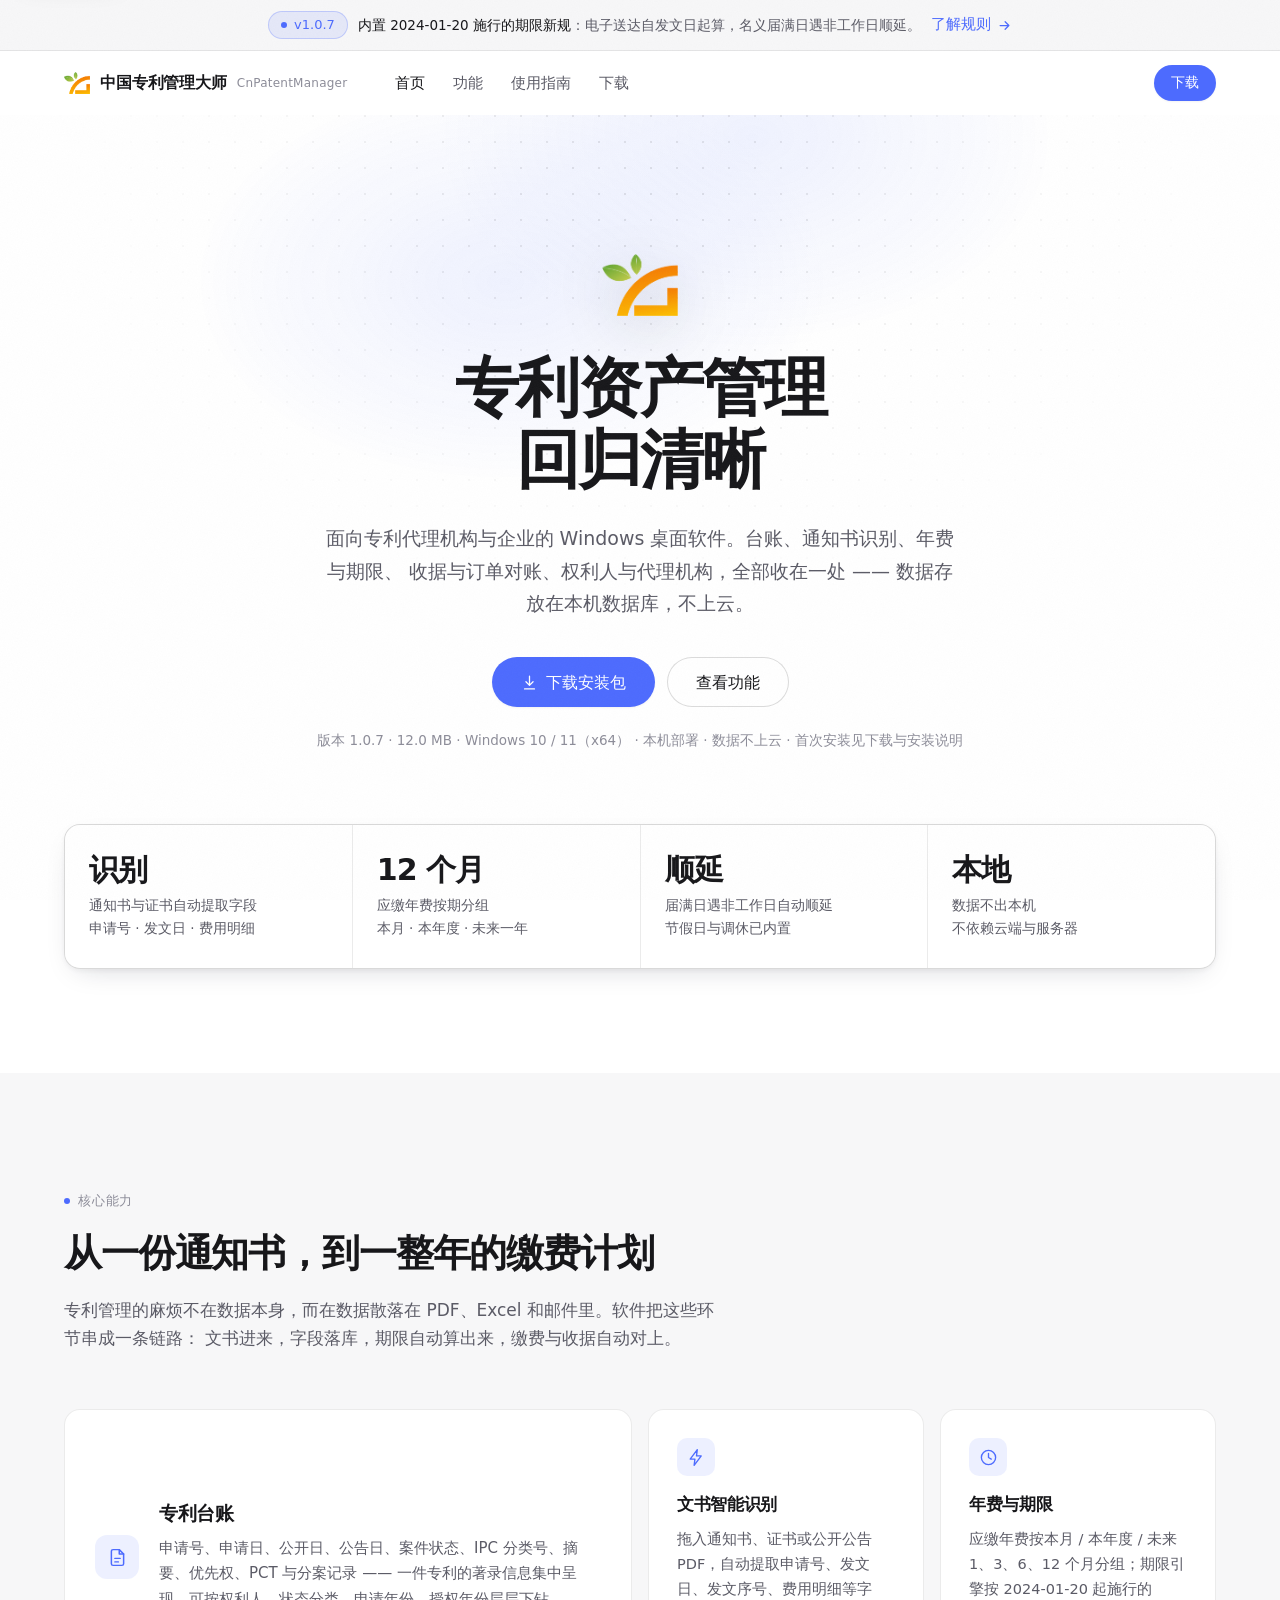
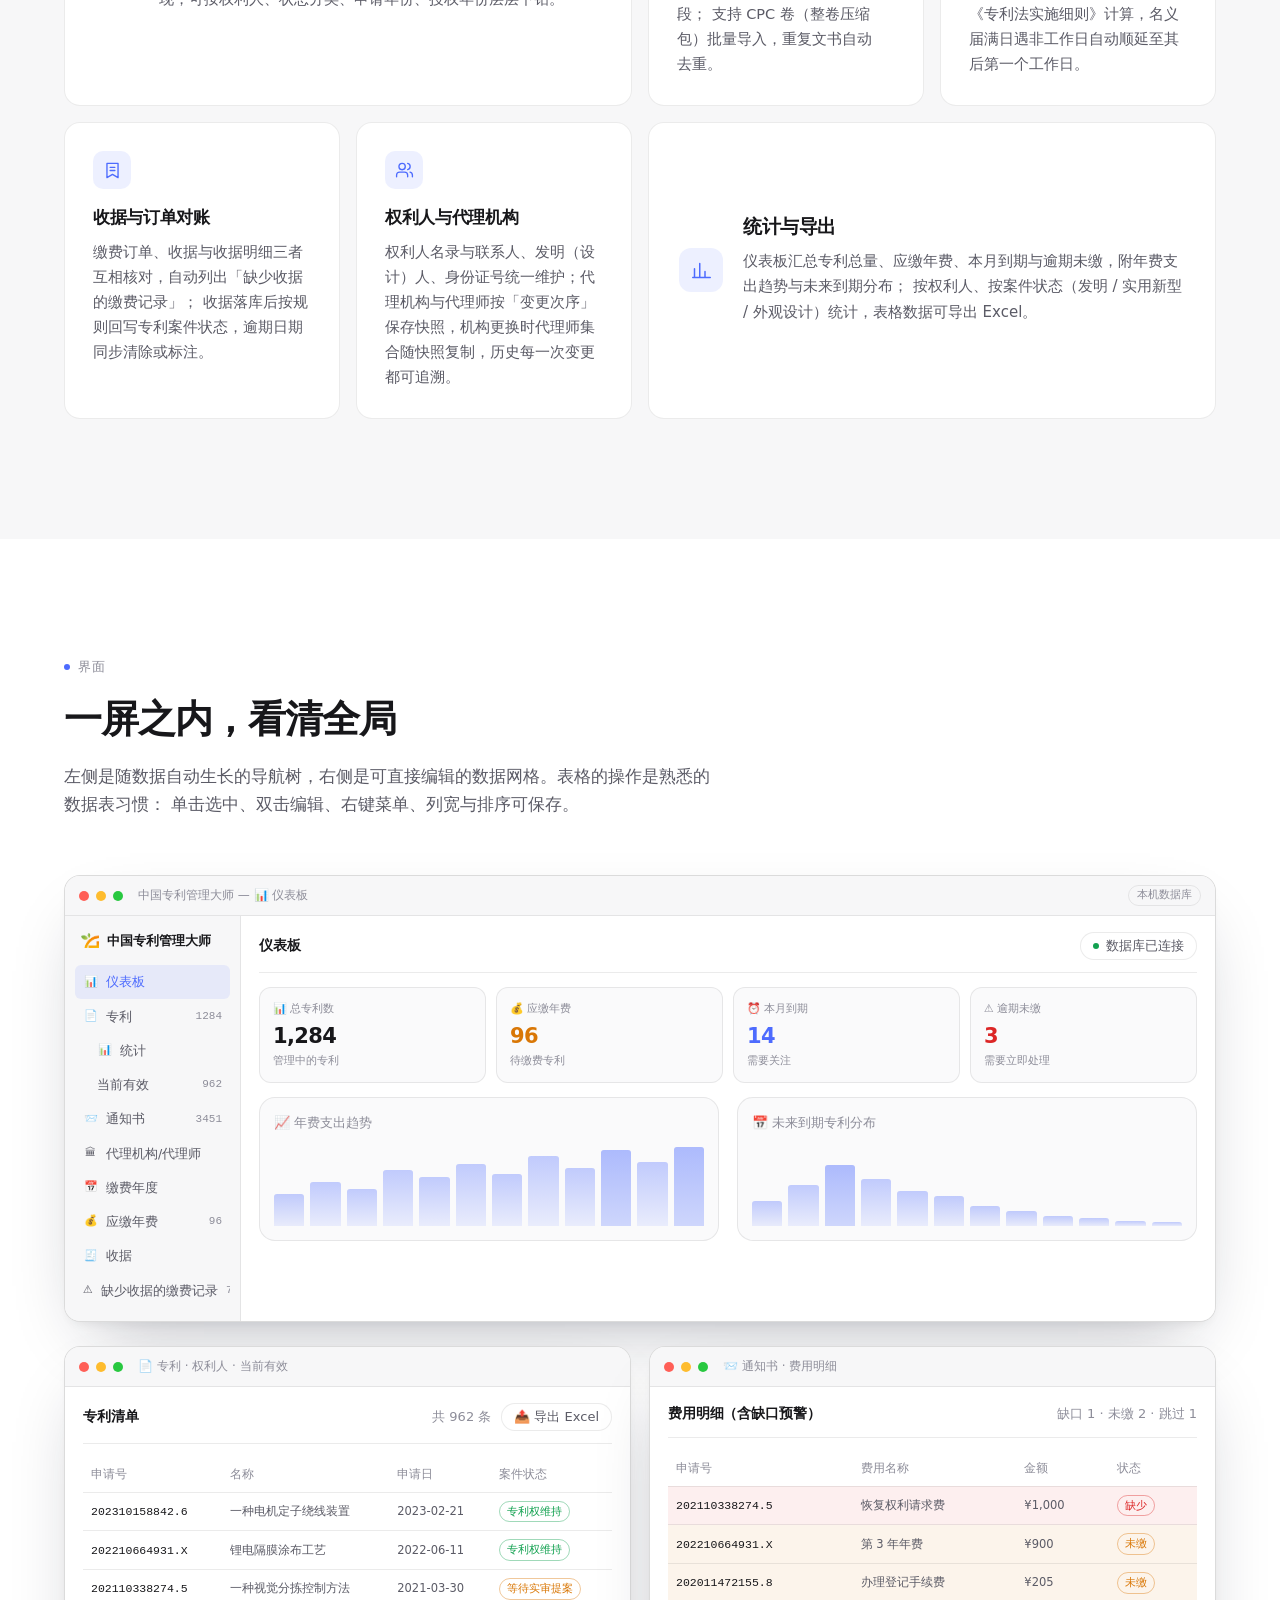
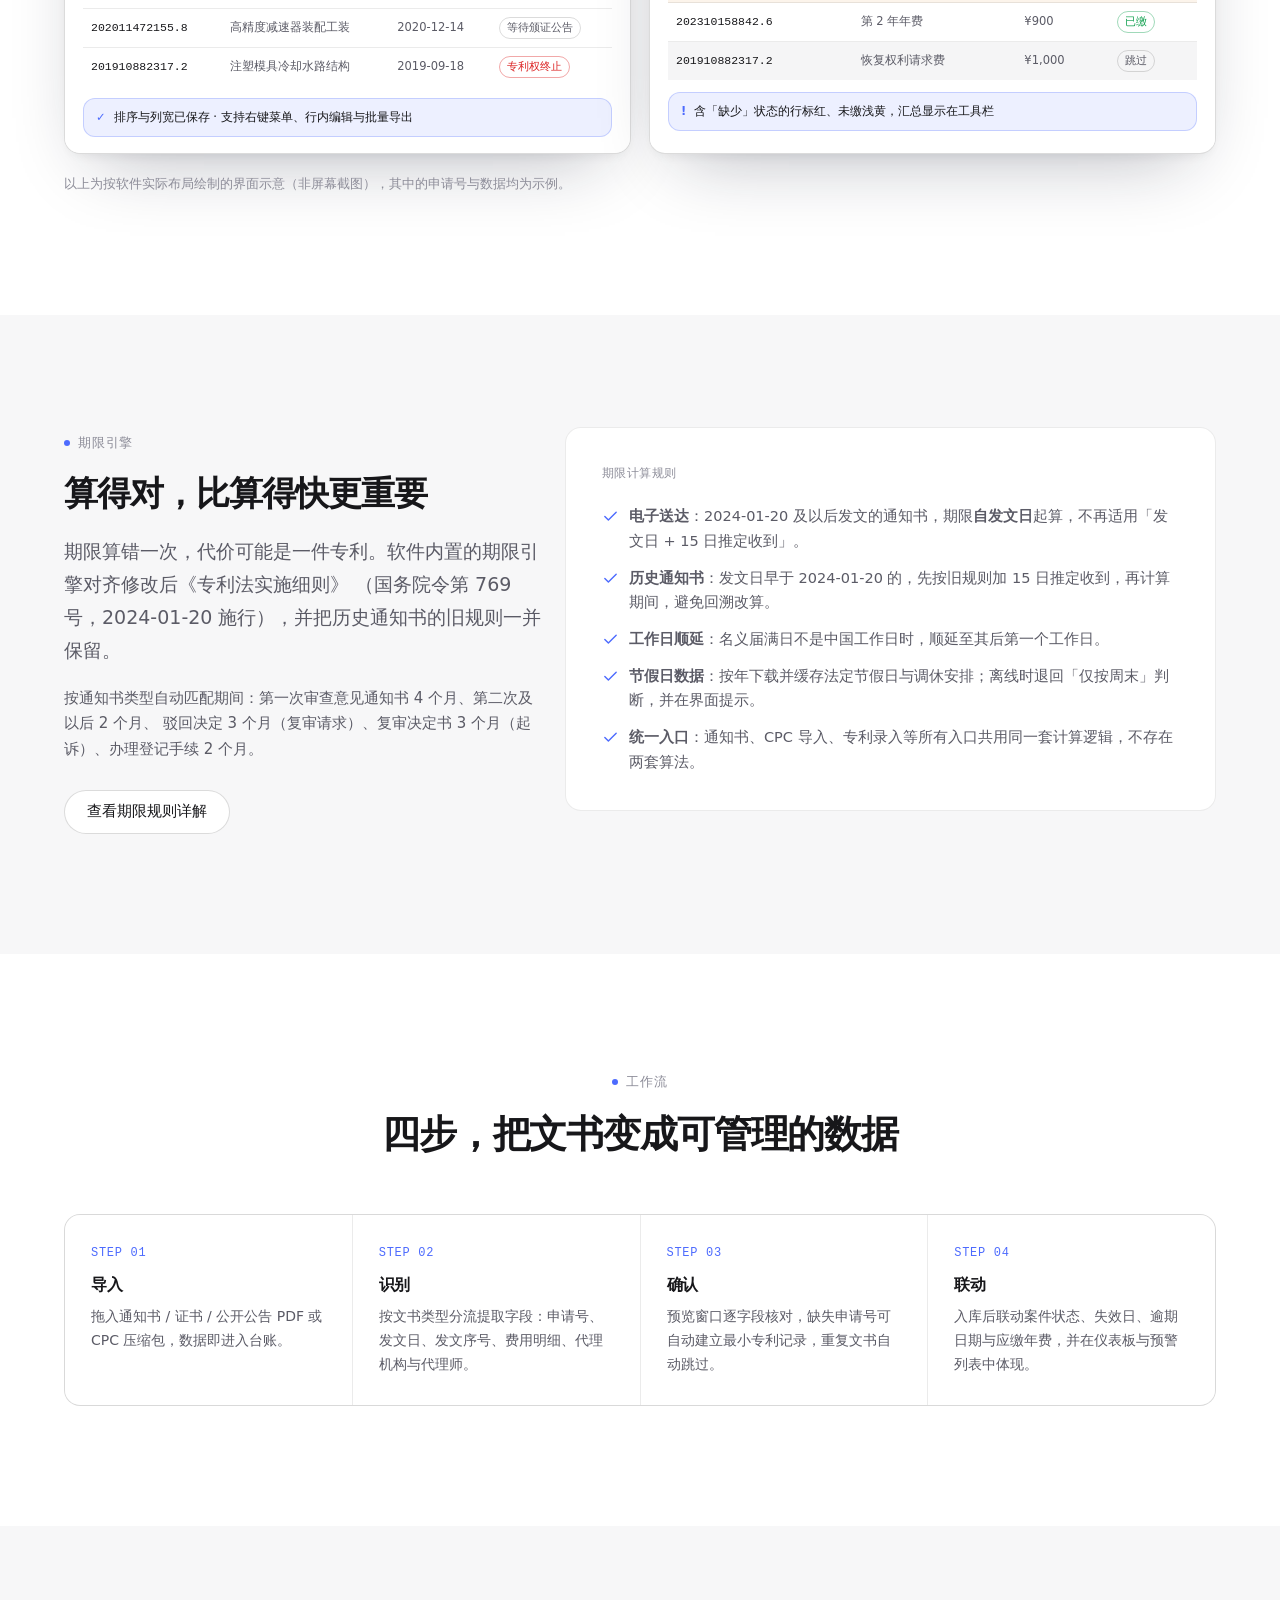
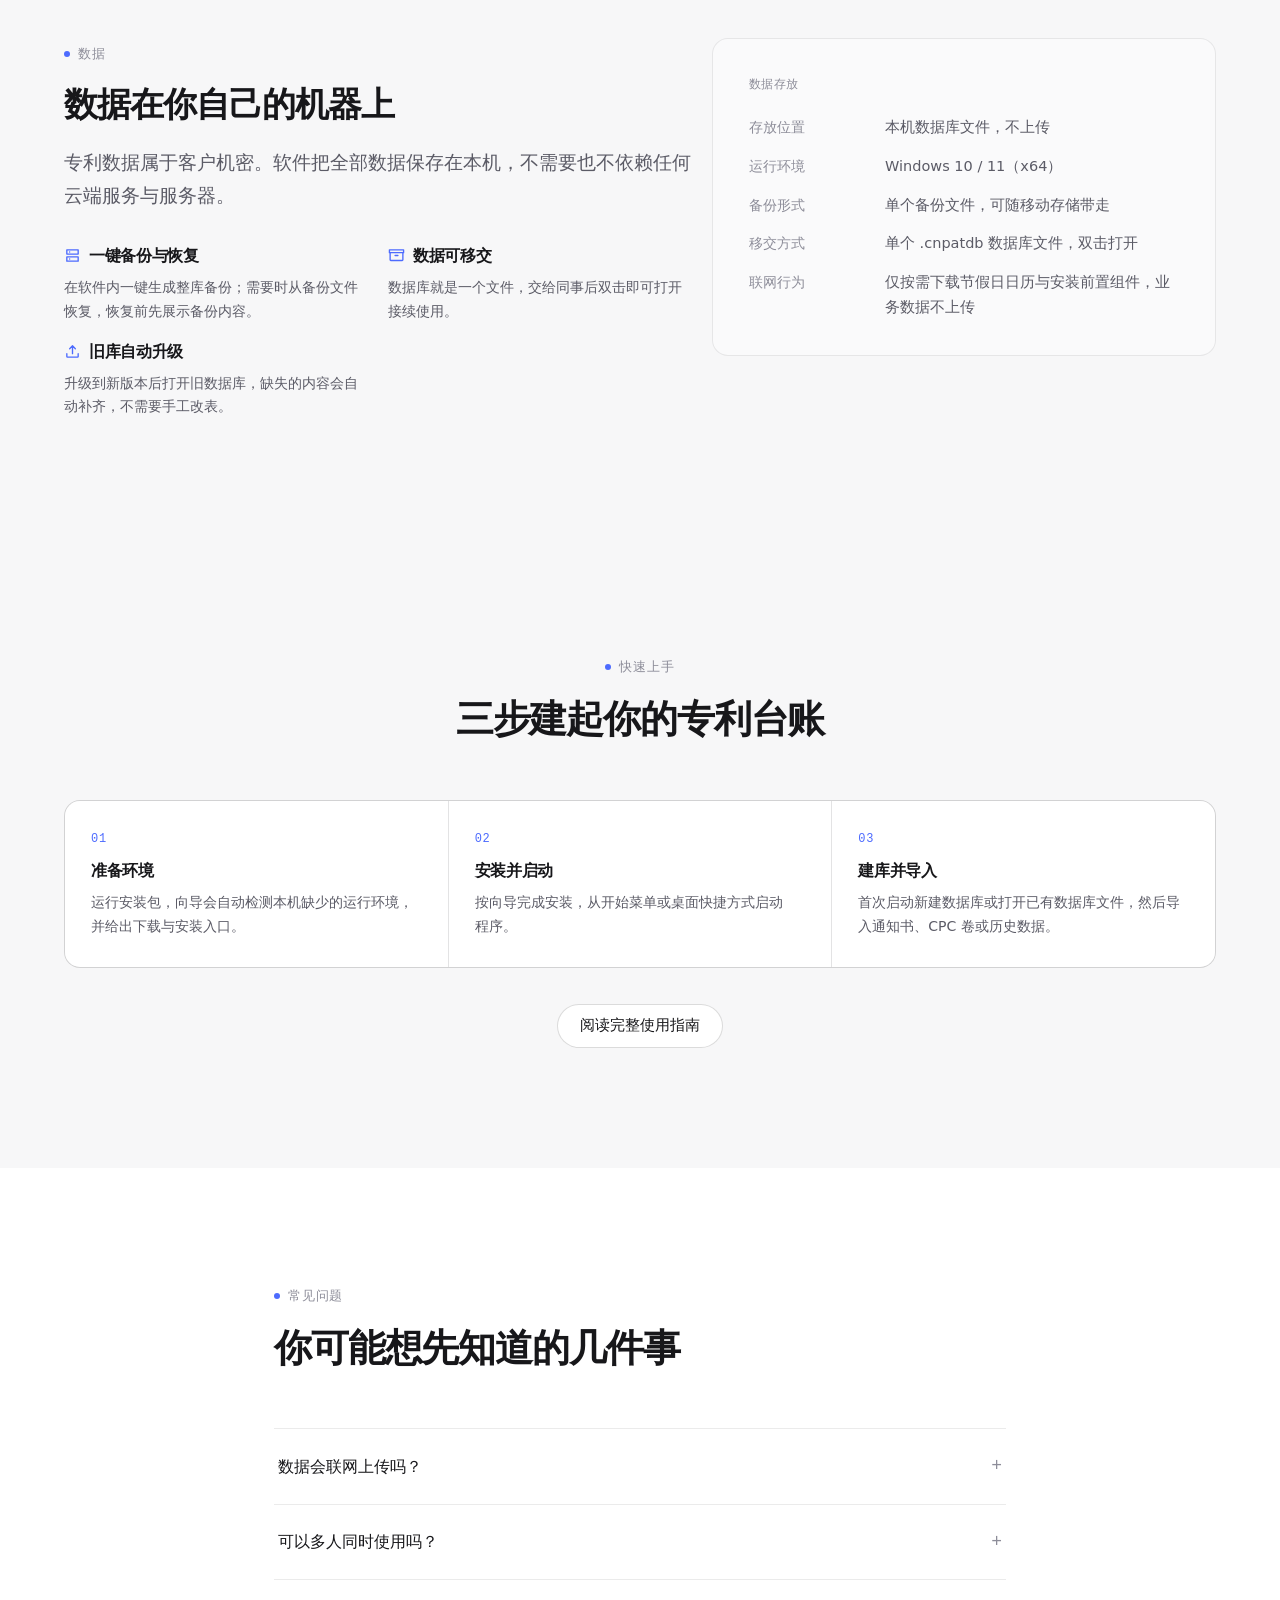
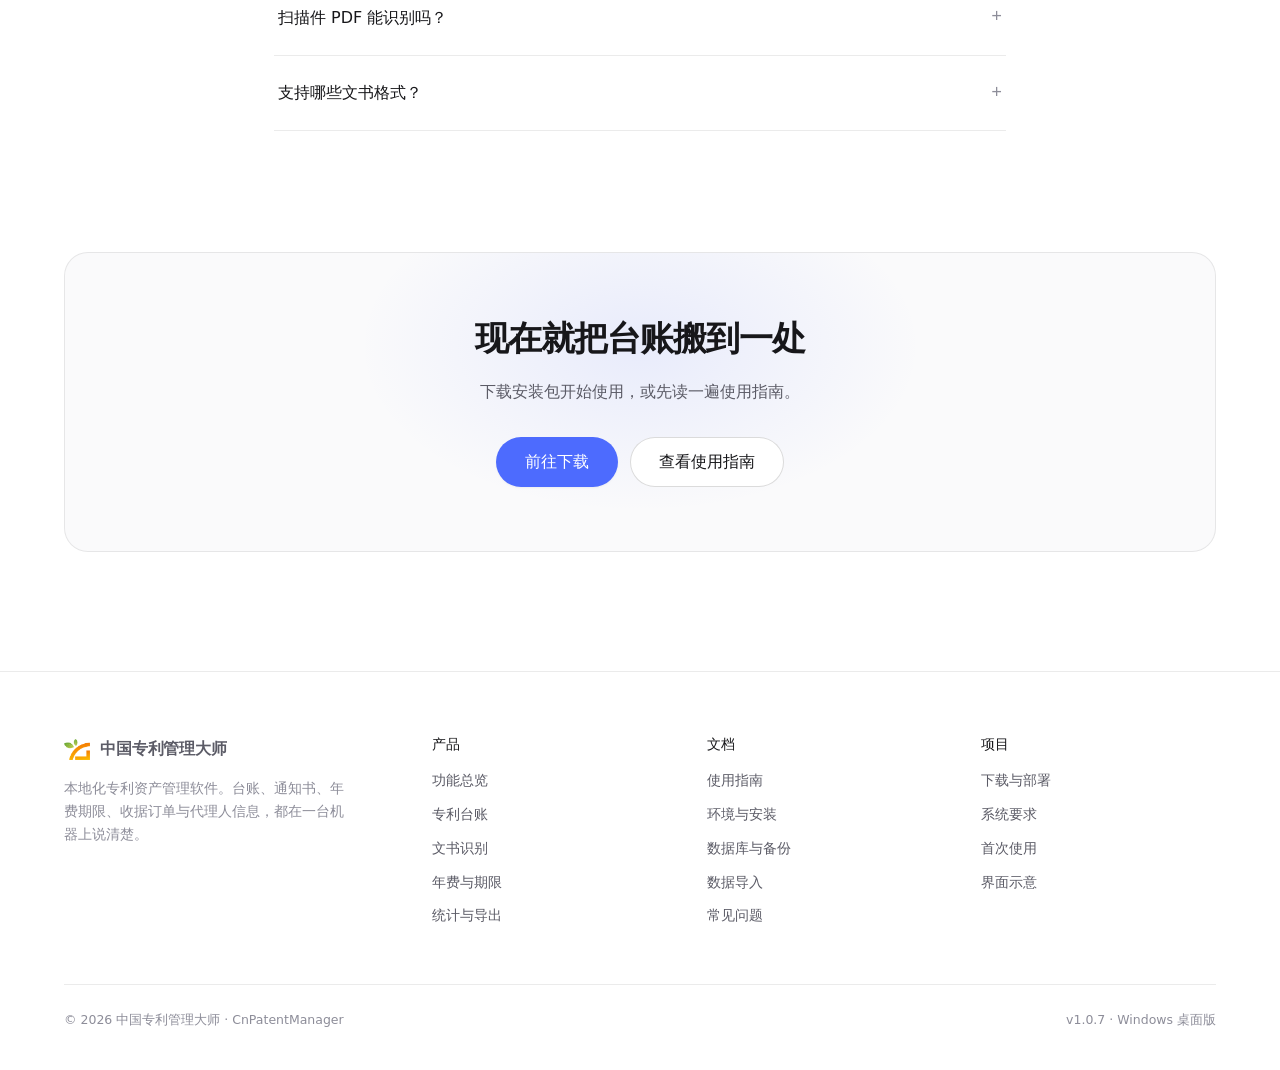
<file: index.html>
<!DOCTYPE html>
<html lang="zh-CN" data-theme="light" data-accent="blue">
<head>
<meta charset="UTF-8">
<meta name="viewport" content="width=device-width, initial-scale=1">
<title>中国专利管理大师 · 本地化专利资产管理软件</title>
<meta name="description" content="中国专利管理大师（CnPatentManager）是一款面向代理机构与企业的 Windows 桌面软件：专利台账、通知书智能识别、年费与期限管理、收据与订单对账、权利人与代理机构管理，数据全部存放在本机。">
<link rel="canonical" href="https://cnpatentmanager.cn/">
<meta property="og:type" content="website">
<meta property="og:site_name" content="中国专利管理大师">
<meta property="og:locale" content="zh_CN">
<meta property="og:title" content="中国专利管理大师 · 本地化专利资产管理软件">
<meta property="og:description" content="Windows 桌面端专利管理软件：台账、通知书识别、年费期限、收据对账，数据全部存放在本机。">
<meta property="og:url" content="https://cnpatentmanager.cn/">
<meta property="og:image" content="https://cnpatentmanager.cn/assets/img/og-cover.png">
<meta property="og:image:width" content="1200">
<meta property="og:image:height" content="630">
<meta property="og:image:alt" content="中国专利管理大师 · 本地化专利资产管理软件">
<meta name="twitter:card" content="summary_large_image">
<meta name="color-scheme" content="light dark">
<meta name="theme-color" content="#ffffff" media="(prefers-color-scheme: light)">
<meta name="theme-color" content="#0e0e10" media="(prefers-color-scheme: dark)">
<link rel="icon" href="assets/img/logo.ico" sizes="any">
<link rel="apple-touch-icon" href="assets/img/logo-mark.png">
<link rel="stylesheet" href="assets/css/style.css">
<script src="assets/js/theme-init.js"></script>
<script src="assets/js/main.js" defer></script>
<script src="assets/js/version.js" defer></script>
</head>
<body>

<a class="skip-link" href="#main">跳到主要内容</a>

<!-- ============================ 公告条 ============================ -->
<div class="notice-bar">
  <span class="pill pill-soft"><span class="dot"></span><span data-version>v1.0.5</span></span>
  <span><strong>内置 2024-01-20 施行的期限新规</strong>：电子送达自发文日起算，名义届满日遇非工作日顺延。</span>
  <a class="link-arrow" href="guide.html#deadline">了解规则
    <svg viewBox="0 0 24 24" fill="none" stroke="currentColor" stroke-width="2" stroke-linecap="round" stroke-linejoin="round"><path d="M5 12h14M13 6l6 6-6 6"/></svg>
  </a>
</div>

<!-- ============================ 导航 ============================ -->
<header class="nav" id="nav">
  <div class="container nav-inner">
    <a class="brand" href="index.html">
      <img src="assets/img/logo-mark.png" alt="">
      <span>中国专利管理大师</span>
      <span class="brand-sub">CnPatentManager</span>
    </a>
    <nav class="nav-links" id="navLinks">
      <a href="index.html">首页</a>
      <a href="features.html">功能</a>
      <a href="guide.html">使用指南</a>
      <a href="download.html">下载</a>
    </nav>
    <div class="nav-right">
      <a class="btn btn-primary btn-sm" href="download.html">下载</a>
      <button class="icon-btn nav-toggle" id="navToggle" type="button"
              aria-label="展开菜单" aria-expanded="false" aria-controls="navLinks">
        <svg viewBox="0 0 24 24" fill="none" stroke="currentColor" stroke-width="2" stroke-linecap="round"><path d="M4 7h16M4 12h16M4 17h16"/></svg>
      </button>
    </div>
  </div>
</header>

<main id="main">

  <!-- ============================ Hero ============================ -->
  <section class="hero">
    <div class="container">
      <img class="hero-mark" src="assets/img/logo-mark.png" alt="">
      <h1 class="hero-title">专利资产管理<br>回归清晰</h1>
      <p class="hero-sub">
        面向专利代理机构与企业的 Windows 桌面软件。台账、通知书识别、年费与期限、
        收据与订单对账、权利人与代理机构，全部收在一处 —— 数据存放在本机数据库，不上云。
      </p>
      <div class="btn-row center hero-actions">
        <a class="btn btn-primary btn-lg" href="downloads/Setup_CnPatentManager.exe" download>
          <svg viewBox="0 0 24 24" fill="none" stroke="currentColor" stroke-width="1.8" stroke-linecap="round" stroke-linejoin="round"><path d="M12 3v12M7 11l5 5 5-5M5 21h14"/></svg>
          下载安装包
        </a>
        <a class="btn btn-ghost btn-lg" href="features.html">查看功能</a>
      </div>
      <p class="hero-note"><span data-hero-meta>版本 1.0.5 · 12.0 MB</span> · Windows 10 / 11（x64） · 本机部署 · 数据不上云 ·
        首次安装见<a href="download.html">下载与安装说明</a></p>

      <div class="stat-strip reveal">
        <div>
          <div class="stat-num">识别</div>
          <div class="stat-label">通知书与证书自动提取字段<br>申请号 · 发文日 · 费用明细</div>
        </div>
        <div>
          <div class="stat-num">12 个月</div>
          <div class="stat-label">应缴年费按期分组<br>本月 · 本年度 · 未来一年</div>
        </div>
        <div>
          <div class="stat-num">顺延</div>
          <div class="stat-label">届满日遇非工作日自动顺延<br>节假日与调休已内置</div>
        </div>
        <div>
          <div class="stat-num">本地</div>
          <div class="stat-label">数据不出本机<br>不依赖云端与服务器</div>
        </div>
      </div>
    </div>
  </section>

  <!-- ============================ 核心能力 ============================ -->
  <section class="section section-soft" id="capabilities">
    <div class="container">
      <div class="section-head reveal">
        <div class="eyebrow">核心能力</div>
        <h2>从一份通知书，到一整年的缴费计划</h2>
        <p>专利管理的麻烦不在数据本身，而在数据散落在 PDF、Excel 和邮件里。软件把这些环节串成一条链路：
           文书进来，字段落库，期限自动算出来，缴费与收据自动对上。</p>
      </div>

      <div class="bento">
        <article class="card card-hover reveal b-2">
          <div class="card-icon">
            <svg viewBox="0 0 24 24" fill="none" stroke="currentColor" stroke-width="1.7" stroke-linecap="round" stroke-linejoin="round"><path d="M14 3H7a2 2 0 0 0-2 2v14a2 2 0 0 0 2 2h10a2 2 0 0 0 2-2V8z"/><path d="M14 3v5h5M9 13h6M9 17h4"/></svg>
          </div>
          <h3>专利台账</h3>
          <p>申请号、申请日、公开日、公告日、案件状态、IPC 分类号、摘要、优先权、PCT 与分案记录 ——
             一件专利的著录信息集中呈现，可按权利人、状态分类、申请年份、授权年份层层下钻。</p>
        </article>

        <article class="card card-hover reveal">
          <div class="card-icon">
            <svg viewBox="0 0 24 24" fill="none" stroke="currentColor" stroke-width="1.7" stroke-linecap="round" stroke-linejoin="round"><path d="M13 2 4 14h6l-1 8 9-12h-6z"/></svg>
          </div>
          <h3>文书智能识别</h3>
          <p>拖入通知书、证书或公开公告 PDF，自动提取申请号、发文日、发文序号、费用明细等字段；
             支持 CPC 卷（整卷压缩包）批量导入，重复文书自动去重。</p>
        </article>

        <article class="card card-hover reveal">
          <div class="card-icon">
            <svg viewBox="0 0 24 24" fill="none" stroke="currentColor" stroke-width="1.7" stroke-linecap="round" stroke-linejoin="round"><circle cx="12" cy="12" r="9"/><path d="M12 7v5l3.5 2"/></svg>
          </div>
          <h3>年费与期限</h3>
          <p>应缴年费按本月 / 本年度 / 未来 1、3、6、12 个月分组；期限引擎按 2024-01-20 起施行的
             《专利法实施细则》计算，名义届满日遇非工作日自动顺延至其后第一个工作日。</p>
        </article>

        <article class="card card-hover reveal">
          <div class="card-icon">
            <svg viewBox="0 0 24 24" fill="none" stroke="currentColor" stroke-width="1.7" stroke-linecap="round" stroke-linejoin="round"><path d="M5 3h14v18l-7-4-7 4z"/><path d="M9 8h6M9 12h6"/></svg>
          </div>
          <h3>收据与订单对账</h3>
          <p>缴费订单、收据与收据明细三者互相核对，自动列出「缺少收据的缴费记录」；
             收据落库后按规则回写专利案件状态，逾期日期同步清除或标注。</p>
        </article>

        <article class="card card-hover reveal">
          <div class="card-icon">
            <svg viewBox="0 0 24 24" fill="none" stroke="currentColor" stroke-width="1.7" stroke-linecap="round" stroke-linejoin="round"><path d="M16 20v-2a4 4 0 0 0-4-4H6a4 4 0 0 0-4 4v2"/><circle cx="9" cy="7" r="4"/><path d="M22 20v-2a4 4 0 0 0-3-3.9M16 3.1a4 4 0 0 1 0 7.8"/></svg>
          </div>
          <h3>权利人与代理机构</h3>
          <p>权利人名录与联系人、发明（设计）人、身份证号统一维护；代理机构与代理师按「变更次序」
             保存快照，机构更换时代理师集合随快照复制，历史每一次变更都可追溯。</p>
        </article>

        <article class="card card-hover reveal b-2">
          <div class="card-icon">
            <svg viewBox="0 0 24 24" fill="none" stroke="currentColor" stroke-width="1.7" stroke-linecap="round" stroke-linejoin="round"><path d="M4 20V10M10 20V4M16 20v-7M22 20H2"/></svg>
          </div>
          <h3>统计与导出</h3>
          <p>仪表板汇总专利总量、应缴年费、本月到期与逾期未缴，附年费支出趋势与未来到期分布；
             按权利人、按案件状态（发明 / 实用新型 / 外观设计）统计，表格数据可导出 Excel。</p>
        </article>
      </div>
    </div>
  </section>

  <!-- ============================ 界面示意 ============================ -->
  <section class="section" id="screens">
    <div class="container">
      <div class="section-head reveal">
        <div class="eyebrow">界面</div>
        <h2>一屏之内，看清全局</h2>
        <p>左侧是随数据自动生长的导航树，右侧是可直接编辑的数据网格。表格的操作是熟悉的数据表习惯：
           单击选中、双击编辑、右键菜单、列宽与排序可保存。</p>
      </div>

      <div class="stack-24">
        <!-- 仪表板 -->
        <div class="win reveal">
          <div class="win-bar">
            <span class="win-dot"></span><span class="win-dot"></span><span class="win-dot"></span>
            <span class="win-title">中国专利管理大师 — 📊 仪表板</span>
            <span class="win-badge">本机数据库</span>
          </div>
          <div class="win-body">
            <aside class="win-side">
              <div class="side-brand"><img src="assets/img/logo-mark.png" alt="">中国专利管理大师</div>
              <ul class="win-tree">
                <li class="is-active"><span class="em">📊</span>仪表板</li>
                <li><span class="em">📄</span>专利<span class="count">1284</span></li>
                <li class="indent-1"><span class="em">📊</span>统计</li>
                <li class="indent-1">当前有效<span class="count">962</span></li>
                <li><span class="em">📨</span>通知书<span class="count">3451</span></li>
                <li><span class="em">🏛</span>代理机构/代理师</li>
                <li><span class="em">📅</span>缴费年度</li>
                <li><span class="em">💰</span>应缴年费<span class="count">96</span></li>
                <li><span class="em">🧾</span>收据</li>
                <li><span class="em">⚠️</span>缺少收据的缴费记录<span class="count">7</span></li>
              </ul>
            </aside>
            <div class="win-main">
              <div class="win-head">
                <h4>仪表板</h4>
                <span class="pill pill-ok tiny grow"><span class="dot"></span>数据库已连接</span>
              </div>
              <div class="kpi-row">
                <div class="kpi">
                  <div class="kpi-label">📊 总专利数</div>
                  <div class="kpi-value">1,284</div>
                  <div class="kpi-foot">管理中的专利</div>
                </div>
                <div class="kpi is-warn">
                  <div class="kpi-label">💰 应缴年费</div>
                  <div class="kpi-value">96</div>
                  <div class="kpi-foot">待缴费专利</div>
                </div>
                <div class="kpi is-accent">
                  <div class="kpi-label">⏰ 本月到期</div>
                  <div class="kpi-value">14</div>
                  <div class="kpi-foot">需要关注</div>
                </div>
                <div class="kpi is-danger">
                  <div class="kpi-label">⚠️ 逾期未缴</div>
                  <div class="kpi-value">3</div>
                  <div class="kpi-foot">需要立即处理</div>
                </div>
              </div>

              <div class="grid grid-2 mt-14">
                <div class="card card-flat card-compact">
                  <div class="tiny dim">📈 年费支出趋势</div>
                  <div class="bars" aria-hidden="true">
                    <span style="height:38%"></span><span style="height:52%"></span><span style="height:44%"></span>
                    <span style="height:66%"></span><span style="height:58%"></span><span style="height:74%"></span>
                    <span style="height:61%"></span><span style="height:83%"></span><span style="height:69%"></span>
                    <span style="height:90%" class="is-peak"></span><span style="height:76%"></span><span style="height:94%" class="is-peak"></span>
                  </div>
                </div>
                <div class="card card-flat card-compact">
                  <div class="tiny dim">📅 未来到期专利分布</div>
                  <div class="bars" aria-hidden="true">
                    <span style="height:30%"></span><span style="height:48%"></span><span style="height:72%" class="is-peak"></span>
                    <span style="height:56%"></span><span style="height:41%"></span><span style="height:35%"></span>
                    <span style="height:24%"></span><span style="height:18%"></span><span style="height:12%"></span>
                    <span style="height:9%"></span><span style="height:6%"></span><span style="height:4%"></span>
                  </div>
                </div>
              </div>
            </div>
          </div>
        </div>

        <div class="grid grid-2">
          <!-- 专利列表 -->
          <div class="win reveal">
            <div class="win-bar">
              <span class="win-dot"></span><span class="win-dot"></span><span class="win-dot"></span>
              <span class="win-title">📄 专利 · 权利人 · 当前有效</span>
            </div>
            <div class="win-main">
              <div class="win-head">
                <h4>专利清单</h4>
                <span class="tiny dim grow">共 962 条</span>
                <span class="pill tiny">📤 导出 Excel</span>
              </div>
              <table class="mini-table">
                <thead>
                  <tr><th>申请号</th><th>名称</th><th>申请日</th><th>案件状态</th></tr>
                </thead>
                <tbody>
                  <tr><td class="strong mono">202310158842.6</td><td>一种电机定子绕线装置</td><td>2023-02-21</td><td><span class="tag tag-ok">专利权维持</span></td></tr>
                  <tr><td class="strong mono">202210664931.X</td><td>锂电隔膜涂布工艺</td><td>2022-06-11</td><td><span class="tag tag-ok">专利权维持</span></td></tr>
                  <tr><td class="strong mono">202110338274.5</td><td>一种视觉分拣控制方法</td><td>2021-03-30</td><td><span class="tag tag-warn">等待实审提案</span></td></tr>
                  <tr><td class="strong mono">202011472155.8</td><td>高精度减速器装配工装</td><td>2020-12-14</td><td><span class="tag">等待颁证公告</span></td></tr>
                  <tr><td class="strong mono">201910882317.2</td><td>注塑模具冷却水路结构</td><td>2019-09-18</td><td><span class="tag tag-danger">专利权终止</span></td></tr>
                </tbody>
              </table>
              <div class="win-toast">
                <span class="em">✓</span>排序与列宽已保存 · 支持右键菜单、行内编辑与批量导出
              </div>
            </div>
          </div>

          <!-- 费用明细 / 缺口预警 -->
          <div class="win reveal">
            <div class="win-bar">
              <span class="win-dot"></span><span class="win-dot"></span><span class="win-dot"></span>
              <span class="win-title">📨 通知书 · 费用明细</span>
            </div>
            <div class="win-main">
              <div class="win-head">
                <h4>费用明细（含缺口预警）</h4>
                <span class="tiny dim grow">缺口 1 · 未缴 2 · 跳过 1</span>
              </div>
              <table class="mini-table">
                <thead>
                  <tr><th>申请号</th><th>费用名称</th><th>金额</th><th>状态</th></tr>
                </thead>
                <tbody>
                  <tr class="row-flag-danger"><td class="strong mono">202110338274.5</td><td>恢复权利请求费</td><td>¥1,000</td><td><span class="tag tag-danger">缺少</span></td></tr>
                  <tr class="row-flag-warn"><td class="strong mono">202210664931.X</td><td>第 3 年年费</td><td>¥900</td><td><span class="tag tag-warn">未缴</span></td></tr>
                  <tr class="row-flag-warn"><td class="strong mono">202011472155.8</td><td>办理登记手续费</td><td>¥205</td><td><span class="tag tag-warn">未缴</span></td></tr>
                  <tr><td class="strong mono">202310158842.6</td><td>第 2 年年费</td><td>¥900</td><td><span class="tag tag-ok">已缴</span></td></tr>
                  <tr class="row-flag-skip"><td class="strong mono">201910882317.2</td><td>恢复权利请求费</td><td>¥1,000</td><td><span class="tag">跳过</span></td></tr>
                </tbody>
              </table>
              <div class="win-toast">
                <span class="em">!</span>含「缺少」状态的行标红、未缴浅黄，汇总显示在工具栏
              </div>
            </div>
          </div>
        </div>
      </div>

      <p class="tiny dim reveal mt-18">
        以上为按软件实际布局绘制的界面示意（非屏幕截图），其中的申请号与数据均为示例。
      </p>
    </div>
  </section>

  <!-- ============================ 期限规则 ============================ -->
  <section class="section section-soft" id="deadline">
    <div class="container">
      <div class="grid grid-1-2 grid-spread">
        <div class="reveal">
          <div class="eyebrow">期限引擎</div>
          <h2 class="h2-sub">算得对，比算得快更重要</h2>
          <p class="lead mt-20">
            期限算错一次，代价可能是一件专利。软件内置的期限引擎对齐修改后《专利法实施细则》
            （国务院令第 769 号，2024-01-20 施行），并把历史通知书的旧规则一并保留。
          </p>
          <p class="muted mt-18 text-15">
            按通知书类型自动匹配期间：第一次审查意见通知书 4 个月、第二次及以后 2 个月、
            驳回决定 3 个月（复审请求）、复审决定书 3 个月（起诉）、办理登记手续 2 个月。
          </p>
          <div class="btn-row mt-28">
            <a class="btn btn-ghost" href="features.html#deadline">查看期限规则详解</a>
          </div>
        </div>

        <div class="card card-lg reveal">
          <div class="card-index">期限计算规则</div>
          <ul class="check-list mt-20">
            <li>
              <svg viewBox="0 0 24 24" fill="none" stroke="currentColor" stroke-width="2" stroke-linecap="round" stroke-linejoin="round"><path d="M20 6 9 17l-5-5"/></svg>
              <span><strong>电子送达</strong>：2024-01-20 及以后发文的通知书，期限<strong>自发文日</strong>起算，不再适用「发文日 + 15 日推定收到」。</span>
            </li>
            <li>
              <svg viewBox="0 0 24 24" fill="none" stroke="currentColor" stroke-width="2" stroke-linecap="round" stroke-linejoin="round"><path d="M20 6 9 17l-5-5"/></svg>
              <span><strong>历史通知书</strong>：发文日早于 2024-01-20 的，先按旧规则加 15 日推定收到，再计算期间，避免回溯改算。</span>
            </li>
            <li>
              <svg viewBox="0 0 24 24" fill="none" stroke="currentColor" stroke-width="2" stroke-linecap="round" stroke-linejoin="round"><path d="M20 6 9 17l-5-5"/></svg>
              <span><strong>工作日顺延</strong>：名义届满日不是中国工作日时，顺延至其后第一个工作日。</span>
            </li>
            <li>
              <svg viewBox="0 0 24 24" fill="none" stroke="currentColor" stroke-width="2" stroke-linecap="round" stroke-linejoin="round"><path d="M20 6 9 17l-5-5"/></svg>
              <span><strong>节假日数据</strong>：按年下载并缓存法定节假日与调休安排；离线时退回「仅按周末」判断，并在界面提示。</span>
            </li>
            <li>
              <svg viewBox="0 0 24 24" fill="none" stroke="currentColor" stroke-width="2" stroke-linecap="round" stroke-linejoin="round"><path d="M20 6 9 17l-5-5"/></svg>
              <span><strong>统一入口</strong>：通知书、CPC 导入、专利录入等所有入口共用同一套计算逻辑，不存在两套算法。</span>
            </li>
          </ul>
        </div>
      </div>
    </div>
  </section>

  <!-- ============================ 工作流 ============================ -->
  <section class="section">
    <div class="container">
      <div class="section-head center reveal">
        <div class="eyebrow">工作流</div>
        <h2>四步，把文书变成可管理的数据</h2>
      </div>
      <ol class="steps steps-4 reveal">
        <li>
          <div class="step-num">STEP 01</div>
          <h3>导入</h3>
          <p>拖入通知书 / 证书 / 公开公告 PDF 或 CPC 压缩包，数据即进入台账。</p>
        </li>
        <li>
          <div class="step-num">STEP 02</div>
          <h3>识别</h3>
          <p>按文书类型分流提取字段：申请号、发文日、发文序号、费用明细、代理机构与代理师。</p>
        </li>
        <li>
          <div class="step-num">STEP 03</div>
          <h3>确认</h3>
          <p>预览窗口逐字段核对，缺失申请号可自动建立最小专利记录，重复文书自动跳过。</p>
        </li>
        <li>
          <div class="step-num">STEP 04</div>
          <h3>联动</h3>
          <p>入库后联动案件状态、失效日、逾期日期与应缴年费，并在仪表板与预警列表中体现。</p>
        </li>
      </ol>
    </div>
  </section>

  <!-- ============================ 数据与安全 ============================ -->
  <section class="section section-soft">
    <div class="container">
      <div class="grid grid-2-1 grid-spread">
        <div class="reveal">
          <div class="eyebrow">数据</div>
          <h2 class="h2-sub">数据在你自己的机器上</h2>
          <p class="lead mt-20">
            专利数据属于客户机密。软件把全部数据保存在本机，不需要也不依赖任何云端服务与服务器。
          </p>
          <div class="grid grid-2 mt-34">
            <div>
              <h3 class="h3-sm"><svg class="h3-icon" viewBox="0 0 24 24" fill="none" stroke="currentColor" stroke-width="1.9" stroke-linecap="round" stroke-linejoin="round" aria-hidden="true"><path d="M4 4h16v6H4zM4 14h16v6H4z"/><path d="M8 7h.01M8 17h.01"/></svg>一键备份与恢复</h3>
              <p class="muted small mt-10">在软件内一键生成整库备份；需要时从备份文件恢复，恢复前先展示备份内容。</p>
            </div>
            <div>
              <h3 class="h3-sm"><svg class="h3-icon" viewBox="0 0 24 24" fill="none" stroke="currentColor" stroke-width="1.9" stroke-linecap="round" stroke-linejoin="round" aria-hidden="true"><path d="M21 8v10a1 1 0 0 1-1 1H4a1 1 0 0 1-1-1V8"/><path d="M2 4h20v4H2zM10 12h4"/></svg>数据可移交</h3>
              <p class="muted small mt-10">数据库就是一个文件，交给同事后双击即可打开接续使用。</p>
            </div>
            <div>
              <h3 class="h3-sm"><svg class="h3-icon" viewBox="0 0 24 24" fill="none" stroke="currentColor" stroke-width="1.9" stroke-linecap="round" stroke-linejoin="round" aria-hidden="true"><path d="M12 15V4M8 8l4-4 4 4"/><path d="M4 15v4a1 1 0 0 0 1 1h14a1 1 0 0 0 1-1v-4"/></svg>旧库自动升级</h3>
              <p class="muted small mt-10">升级到新版本后打开旧数据库，缺失的内容会自动补齐，不需要手工改表。</p>
            </div>
          </div>
        </div>

        <div class="card card-lg card-flat reveal">
          <div class="card-index">数据存放</div>
          <div class="kv mt-20">
            <div>
              <dt>存放位置</dt>
              <dd class="tiny">本机数据库文件，不上传</dd>
            </div>
            <div>
              <dt>运行环境</dt>
              <dd class="tiny">Windows 10 / 11（x64）</dd>
            </div>
            <div>
              <dt>备份形式</dt>
              <dd class="tiny">单个备份文件，可随移动存储带走</dd>
            </div>
            <div>
              <dt>移交方式</dt>
              <dd class="tiny">单个 .cnpatdb 数据库文件，双击打开</dd>
            </div>
            <div>
              <dt>联网行为</dt>
              <dd class="tiny">仅按需下载节假日日历与安装前置组件，业务数据不上传</dd>
            </div>
          </div>
        </div>
      </div>
    </div>
  </section>

  <!-- ============================ 快速上手 ============================ -->
  <section class="section section-soft">
    <div class="container">
      <div class="section-head center reveal">
        <div class="eyebrow">快速上手</div>
        <h2>三步建起你的专利台账</h2>
      </div>
      <ol class="steps steps-3 reveal">
        <li>
          <div class="step-num">01</div>
          <h3>准备环境</h3>
          <p>运行安装包，向导会自动检测本机缺少的运行环境，并给出下载与安装入口。</p>
        </li>
        <li>
          <div class="step-num">02</div>
          <h3>安装并启动</h3>
          <p>按向导完成安装，从开始菜单或桌面快捷方式启动程序。</p>
        </li>
        <li>
          <div class="step-num">03</div>
          <h3>建库并导入</h3>
          <p>首次启动新建数据库或打开已有数据库文件，然后导入通知书、CPC 卷或历史数据。</p>
        </li>
      </ol>
      <div class="btn-row center reveal mt-36">
        <a class="btn btn-ghost" href="guide.html">阅读完整使用指南</a>
      </div>
    </div>
  </section>

  <!-- ============================ FAQ ============================ -->
  <section class="section">
    <div class="container container-narrow">
      <div class="section-head reveal">
        <div class="eyebrow">常见问题</div>
        <h2>你可能想先知道的几件事</h2>
      </div>
      <div class="faq reveal">
        <details>
          <summary>数据会联网上传吗？</summary>
          <div class="faq-body">
            <p>不会。所有业务数据保存在本机数据库文件中。软件仅在需要时联网读取法定节假日与调休数据（按年缓存，可离线），
               安装向导在缺少前置组件时提供官方下载链接。</p>
          </div>
        </details>
        <details>
          <summary>可以多人同时使用吗？</summary>
          <div class="faq-body">
            <p>软件定位是单机使用：数据以一个本机数据库文件（.cnpatdb）的形式存在，把这个文件交给同事即可接续使用，
               属于文件级交接，并不提供多用户并发协作。</p>
          </div>
        </details>
        <details>
          <summary>扫描件 PDF 能识别吗？</summary>
          <div class="faq-body">
            <p>2020—2022 年间的部分通知书 PDF 没有文字层（本质是扫描图片），任何纯文本提取都无法读取。
               软件不会静默失败，而是明确区分「无文字层（扫描件）」「缺少文本提取组件」「解析失败」三种原因并逐一提示，
               这类文书需要手工补录。</p>
          </div>
        </details>
        <details>
          <summary>支持哪些文书格式？</summary>
          <div class="faq-body">
            <p>国家知识产权局通知书与证书、公开公告文本（用于更新公开号 / 公告号与状态）、CPC 卷（整卷压缩包）、
               缴费订单与收据。重复的通知书会自动跳过，不会重复入库。</p>
          </div>
        </details>
      </div>
    </div>
  </section>

  <!-- ============================ CTA ============================ -->
  <section class="section pt-0">
    <div class="container">
      <div class="cta reveal">
        <h2>现在就把台账搬到一处</h2>
        <p>下载安装包开始使用，或先读一遍使用指南。</p>
        <div class="btn-row center">
          <a class="btn btn-primary btn-lg" href="download.html">前往下载</a>
          <a class="btn btn-ghost btn-lg" href="guide.html">查看使用指南</a>
        </div>
      </div>
    </div>
  </section>

</main>

<!-- ============================ 页脚 ============================ -->
<footer class="footer">
  <div class="container">
    <div class="footer-top">
      <div>
        <a class="brand" href="index.html">
          <img src="assets/img/logo-mark.png" alt="">
          <span>中国专利管理大师</span>
        </a>
        <p class="footer-note">本地化专利资产管理软件。台账、通知书、年费期限、收据订单与代理人信息，都在一台机器上说清楚。</p>
      </div>
      <div>
        <h4>产品</h4>
        <ul>
          <li><a href="features.html">功能总览</a></li>
          <li><a href="features.html#patents">专利台账</a></li>
          <li><a href="features.html#documents">文书识别</a></li>
          <li><a href="features.html#deadline">年费与期限</a></li>
          <li><a href="features.html#statistics">统计与导出</a></li>
        </ul>
      </div>
      <div>
        <h4>文档</h4>
        <ul>
          <li><a href="guide.html">使用指南</a></li>
          <li><a href="guide.html#install">环境与安装</a></li>
          <li><a href="guide.html#database">数据库与备份</a></li>
          <li><a href="guide.html#import">数据导入</a></li>
          <li><a href="guide.html#faq">常见问题</a></li>
        </ul>
      </div>
      <div>
        <h4>项目</h4>
        <ul>
          <li><a href="download.html">下载与部署</a></li>
          <li><a href="download.html#requirements">系统要求</a></li>
          <li><a href="download.html#first-run">首次使用</a></li>
          <li><a href="index.html#screens">界面示意</a></li>
        </ul>
      </div>
    </div>
    <div class="footer-bottom">
      <span>© <span data-year>2026</span> 中国专利管理大师 · CnPatentManager</span>
      <span class="grow"></span>
      <span><span data-version>v1.0.5</span> · Windows 桌面版</span>
      <!-- 备案号位：本站在境外托管（GitHub Pages 美国节点），按现行规定无需工信部 ICP 备案，
           因此保持注释状态——不要显示空号。将来若迁到国内服务器 / 对象存储并完成备案，
           把下面一行取消注释，并把占位号换成实际备案号。
      <span class="footer-icp"><a href="https://beian.miit.gov.cn/" target="_blank" rel="noopener">XX省ICP备00000000号-1</a></span>
      -->
    </div>
  </div>
</footer>

</body>
</html>
</file>
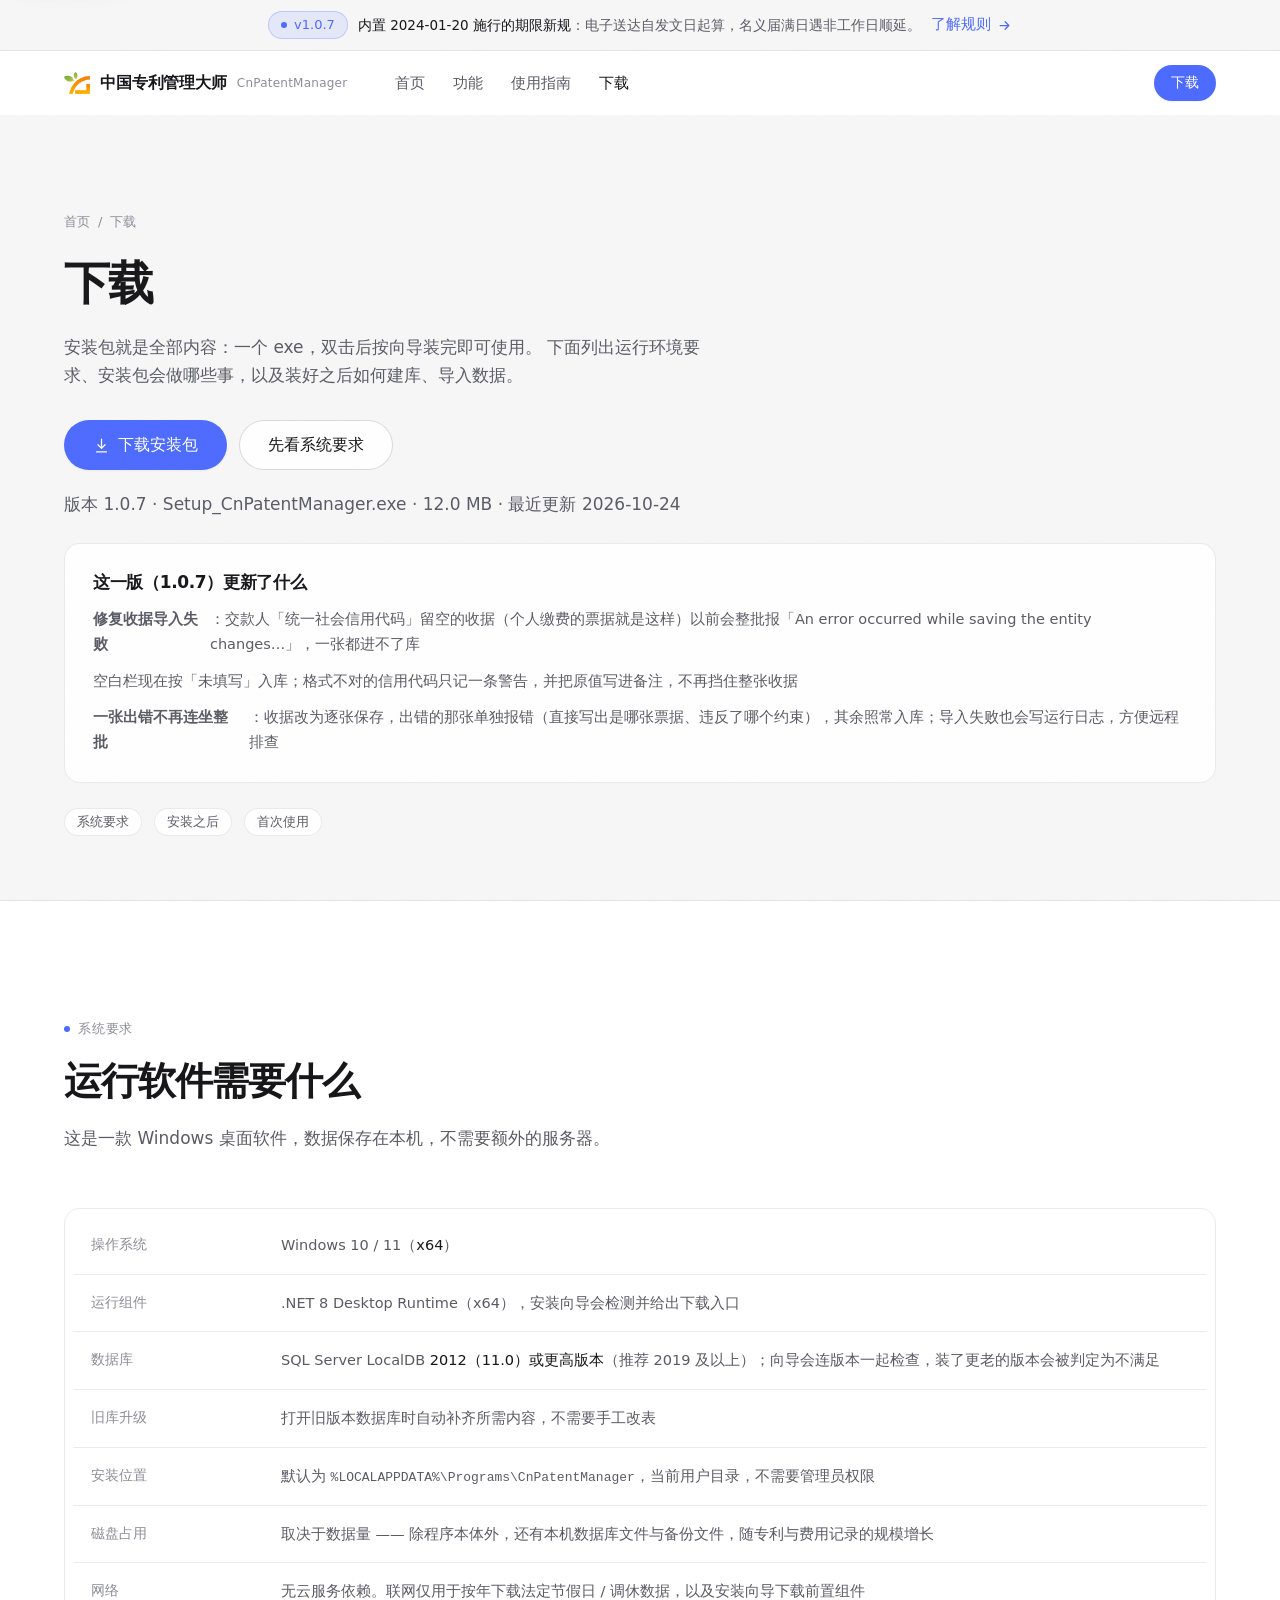
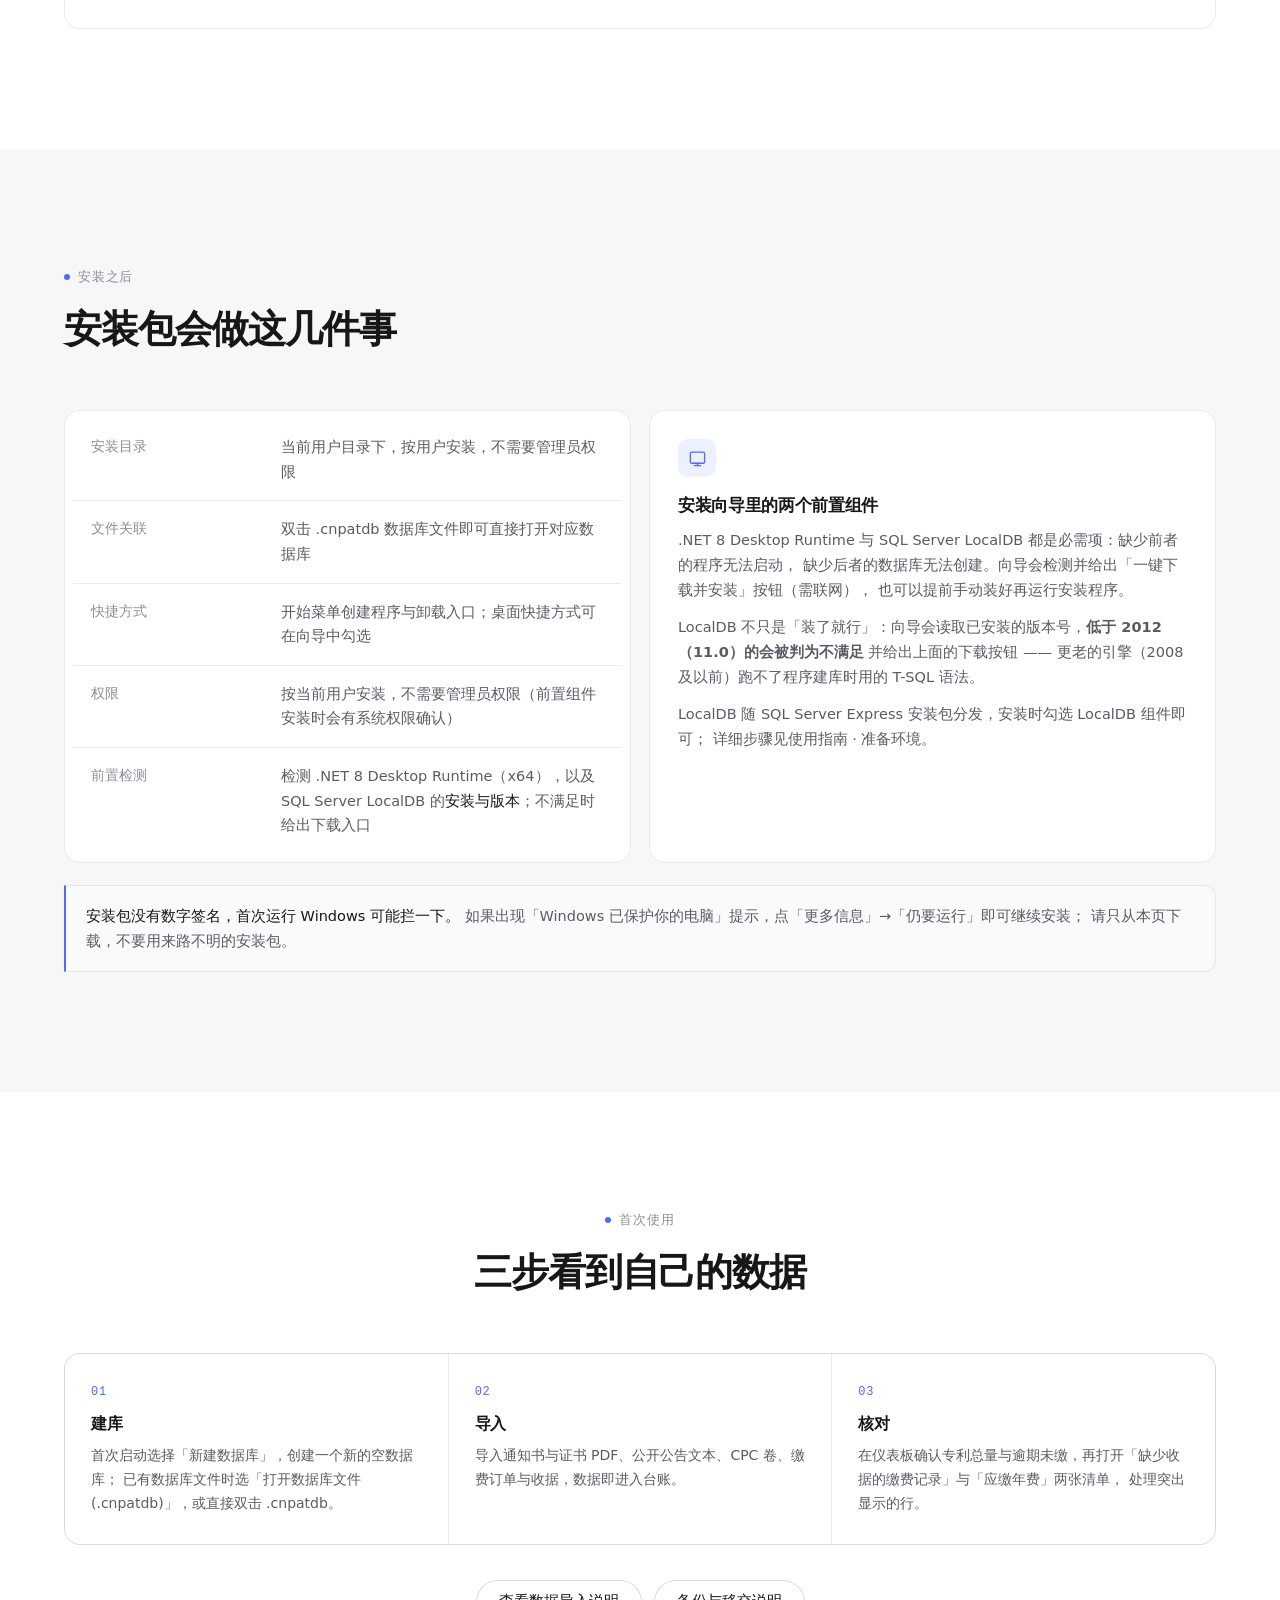
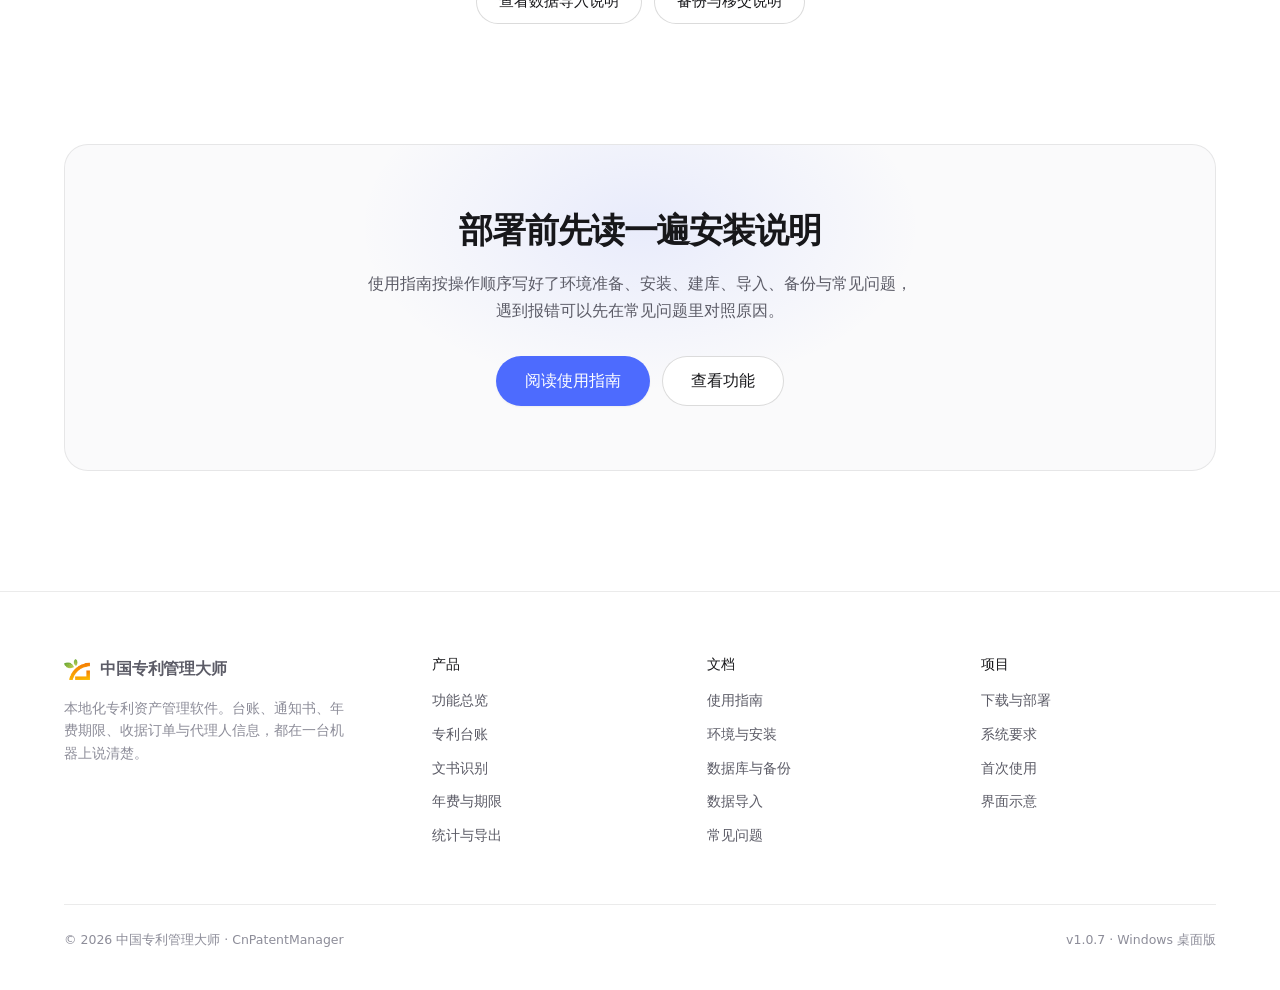
<file: download.html>
<!DOCTYPE html>
<html lang="zh-CN" data-theme="light" data-accent="blue">
<head>
<meta charset="UTF-8">
<meta name="viewport" content="width=device-width, initial-scale=1">
<title>下载 · 中国专利管理大师</title>
<meta name="description" content="中国专利管理大师（CnPatentManager）下载：安装包直接下载，含运行环境要求、安装包会做哪些事与首次使用三步。">
<link rel="canonical" href="https://cnpatentmanager.cn/download.html">
<meta property="og:type" content="website">
<meta property="og:site_name" content="中国专利管理大师">
<meta property="og:locale" content="zh_CN">
<meta property="og:title" content="下载 · 中国专利管理大师">
<meta property="og:description" content="运行环境要求、安装包会做哪些事，以及装好之后的首次使用三步。">
<meta property="og:url" content="https://cnpatentmanager.cn/download.html">
<meta property="og:image" content="https://cnpatentmanager.cn/assets/img/og-cover.png">
<meta property="og:image:width" content="1200">
<meta property="og:image:height" content="630">
<meta property="og:image:alt" content="中国专利管理大师 · 下载">
<meta name="twitter:card" content="summary_large_image">
<meta name="color-scheme" content="light dark">
<meta name="theme-color" content="#ffffff" media="(prefers-color-scheme: light)">
<meta name="theme-color" content="#0e0e10" media="(prefers-color-scheme: dark)">
<link rel="icon" href="assets/img/logo.ico" sizes="any">
<link rel="apple-touch-icon" href="assets/img/logo-mark.png">
<link rel="stylesheet" href="assets/css/style.css">
<script src="assets/js/theme-init.js"></script>
<script src="assets/js/main.js" defer></script>
<script src="assets/js/version.js" defer></script>
</head>
<body>

<a class="skip-link" href="#main">跳到主要内容</a>

<!-- ============================ 公告条 ============================ -->
<div class="notice-bar">
  <span class="pill pill-soft"><span class="dot"></span><span data-version>v1.0.5</span></span>
  <span><strong>内置 2024-01-20 施行的期限新规</strong>：电子送达自发文日起算，名义届满日遇非工作日顺延。</span>
  <a class="link-arrow" href="guide.html#deadline">了解规则
    <svg viewBox="0 0 24 24" fill="none" stroke="currentColor" stroke-width="2" stroke-linecap="round" stroke-linejoin="round"><path d="M5 12h14M13 6l6 6-6 6"/></svg>
  </a>
</div>

<!-- ============================ 导航 ============================ -->
<header class="nav" id="nav">
  <div class="container nav-inner">
    <a class="brand" href="index.html">
      <img src="assets/img/logo-mark.png" alt="">
      <span>中国专利管理大师</span>
      <span class="brand-sub">CnPatentManager</span>
    </a>
    <nav class="nav-links" id="navLinks">
      <a href="index.html">首页</a>
      <a href="features.html">功能</a>
      <a href="guide.html">使用指南</a>
      <a href="download.html">下载</a>
    </nav>
    <div class="nav-right">
      <a class="btn btn-primary btn-sm" href="download.html">下载</a>
      <button class="icon-btn nav-toggle" id="navToggle" type="button"
              aria-label="展开菜单" aria-expanded="false" aria-controls="navLinks">
        <svg viewBox="0 0 24 24" fill="none" stroke="currentColor" stroke-width="2" stroke-linecap="round"><path d="M4 7h16M4 12h16M4 17h16"/></svg>
      </button>
    </div>
  </div>
</header>

<main id="main">

  <!-- ============================ 页面头部 ============================ -->
  <section class="page-head">
    <div class="container">
      <nav class="breadcrumb" aria-label="面包屑导航">
        <a href="index.html">首页</a>
        <span aria-hidden="true">/</span>
        <span>下载</span>
      </nav>
      <h1>下载</h1>
      <p>安装包就是全部内容：一个 exe，双击后按向导装完即可使用。
         下面列出运行环境要求、安装包会做哪些事，以及装好之后如何建库、导入数据。</p>
      <div class="btn-row reveal mt-30">
        <a class="btn btn-primary btn-lg" href="downloads/Setup_CnPatentManager.exe" download>
          <svg viewBox="0 0 24 24" fill="none" stroke="currentColor" stroke-width="1.8" stroke-linecap="round" stroke-linejoin="round"><path d="M12 3v12M7 11l5 5 5-5M5 21h14"/></svg>
          下载安装包
        </a>
        <a class="btn btn-ghost btn-lg" href="#requirements">先看系统要求</a>
      </div>
      <p class="small muted mt-14" data-download-meta>
        版本 1.0.5 · Setup_CnPatentManager.exe · 12.0 MB · 最近更新 2026-10-18
      </p>
      <div class="card reveal mt-24" style="text-align:left">
        <h3 style="margin-top:0">这一版（1.0.7）更新了什么</h3>
        <ul class="check-list mt-14">
          <li><strong>修复收据导入失败</strong>：交款人「统一社会信用代码」留空的收据（个人缴费的票据就是这样）以前会整批报「An error occurred while saving the entity changes…」，一张都进不了库</li>
          <li>空白栏现在按「未填写」入库；格式不对的信用代码只记一条警告，并把原值写进备注，不再挡住整张收据</li>
          <li><strong>一张出错不再连坐整批</strong>：收据改为逐张保存，出错的那张单独报错（直接写出是哪张票据、违反了哪个约束），其余照常入库；导入失败也会写运行日志，方便远程排查</li>
        </ul>
      </div>      <div class="btn-row reveal mt-24">
        <a class="pill" href="#requirements">系统要求</a>
        <a class="pill" href="#after-install">安装之后</a>
        <a class="pill" href="#first-run">首次使用</a>
      </div>
    </div>
  </section>

  <!-- ============================ 系统要求 ============================ -->
  <section class="section" id="requirements">
    <div class="container">
      <div class="section-head reveal">
        <div class="eyebrow">系统要求</div>
        <h2>运行软件需要什么</h2>
        <p>这是一款 Windows 桌面软件，数据保存在本机，不需要额外的服务器。</p>
      </div>

      <div class="card reveal card-table">
        <table class="spec-table">
          <tbody>
            <tr><th>操作系统</th><td>Windows 10 / 11（<strong>x64</strong>）</td></tr>
            <tr><th>运行组件</th><td>.NET 8 Desktop Runtime（x64），安装向导会检测并给出下载入口</td></tr>
            <tr><th>数据库</th><td>SQL Server LocalDB <strong>2012（11.0）或更高版本</strong>（推荐 2019 及以上）；向导会连版本一起检查，装了更老的版本会被判定为不满足</td></tr>
            <tr><th>旧库升级</th><td>打开旧版本数据库时自动补齐所需内容，不需要手工改表</td></tr>
            <tr><th>安装位置</th><td>默认为 <span class="mono tiny">%LOCALAPPDATA%\Programs\CnPatentManager</span>，当前用户目录，不需要管理员权限</td></tr>
            <tr><th>磁盘占用</th><td>取决于数据量 —— 除程序本体外，还有本机数据库文件与备份文件，随专利与费用记录的规模增长</td></tr>
            <tr><th>网络</th><td>无云服务依赖。联网仅用于按年下载法定节假日 / 调休数据，以及安装向导下载前置组件</td></tr>
          </tbody>
        </table>
      </div>
    </div>
  </section>

  <!-- ============================ 安装之后 ============================ -->
  <section class="section section-soft" id="after-install">
    <div class="container">
      <div class="section-head reveal">
        <div class="eyebrow">安装之后</div>
        <h2>安装包会做这几件事</h2>
      </div>

      <div class="grid grid-2">
        <div class="card reveal card-table">
          <table class="spec-table">
            <tbody>
              <tr><th>安装目录</th><td>当前用户目录下，按用户安装，不需要管理员权限</td></tr>
              <tr><th>文件关联</th><td>双击 .cnpatdb 数据库文件即可直接打开对应数据库</td></tr>
              <tr><th>快捷方式</th><td>开始菜单创建程序与卸载入口；桌面快捷方式可在向导中勾选</td></tr>
              <tr><th>权限</th><td>按当前用户安装，不需要管理员权限（前置组件安装时会有系统权限确认）</td></tr>
              <tr><th>前置检测</th><td>检测 .NET 8 Desktop Runtime（x64），以及 SQL Server LocalDB 的<strong>安装与版本</strong>；不满足时给出下载入口</td></tr>
            </tbody>
          </table>
        </div>
        <div class="card reveal">
          <div class="card-icon">
            <svg viewBox="0 0 24 24" fill="none" stroke="currentColor" stroke-width="1.7" stroke-linecap="round" stroke-linejoin="round"><rect x="3" y="4" width="18" height="14" rx="2"/><path d="M8 21h8M12 18v3"/></svg>
          </div>
          <h3>安装向导里的两个前置组件</h3>
          <p>.NET 8 Desktop Runtime 与 SQL Server LocalDB 都是必需项：缺少前者的程序无法启动，
             缺少后者的数据库无法创建。向导会检测并给出「一键下载并安装」按钮（需联网），
             也可以提前手动装好再运行安装程序。</p>
          <p class="small muted mt-14">
            LocalDB 不只是「装了就行」：向导会读取已安装的版本号，<strong>低于 2012（11.0）的会被判为不满足</strong>
            并给出上面的下载按钮 —— 更老的引擎（2008 及以前）跑不了程序建库时用的 T-SQL 语法。
          </p>
          <p class="small muted mt-14">
            LocalDB 随 SQL Server Express 安装包分发，安装时勾选 LocalDB 组件即可；
            详细步骤见<a href="guide.html#prepare">使用指南 · 准备环境</a>。
          </p>
        </div>
      </div>

      <div class="callout reveal mt-24">
        <strong>安装包没有数字签名，首次运行 Windows 可能拦一下。</strong>
        如果出现「Windows 已保护你的电脑」提示，点「更多信息」→「仍要运行」即可继续安装；
        请只从本页下载，不要用来路不明的安装包。
      </div>
    </div>
  </section>

  <!-- ============================ 首次使用三步 ============================ -->
  <section class="section" id="first-run">
    <div class="container">
      <div class="section-head center reveal">
        <div class="eyebrow">首次使用</div>
        <h2>三步看到自己的数据</h2>
      </div>
      <ol class="steps steps-3 reveal">
        <li>
          <div class="step-num">01</div>
          <h3>建库</h3>
          <p>首次启动选择「新建数据库」，创建一个新的空数据库；
             已有数据库文件时选「打开数据库文件 (.cnpatdb)」，或直接双击 .cnpatdb。</p>
        </li>
        <li>
          <div class="step-num">02</div>
          <h3>导入</h3>
          <p>导入通知书与证书 PDF、公开公告文本、CPC 卷、缴费订单与收据，数据即进入台账。</p>
        </li>
        <li>
          <div class="step-num">03</div>
          <h3>核对</h3>
          <p>在仪表板确认专利总量与逾期未缴，再打开「缺少收据的缴费记录」与「应缴年费」两张清单，
             处理突出显示的行。</p>
        </li>
      </ol>
      <div class="btn-row center reveal mt-36">
        <a class="btn btn-ghost" href="guide.html#import">查看数据导入说明</a>
        <a class="btn btn-ghost" href="guide.html#backup">备份与移交说明</a>
      </div>
    </div>
  </section>

  <!-- ============================ CTA ============================ -->
  <section class="section pt-0">
    <div class="container">
      <div class="cta reveal">
        <h2>部署前先读一遍安装说明</h2>
        <p>使用指南按操作顺序写好了环境准备、安装、建库、导入、备份与常见问题，
           遇到报错可以先在常见问题里对照原因。</p>
        <div class="btn-row center">
          <a class="btn btn-primary btn-lg" href="guide.html">阅读使用指南</a>
          <a class="btn btn-ghost btn-lg" href="features.html">查看功能</a>
        </div>
      </div>
    </div>
  </section>

</main>

<!-- ============================ 页脚 ============================ -->
<footer class="footer">
  <div class="container">
    <div class="footer-top">
      <div>
        <a class="brand" href="index.html">
          <img src="assets/img/logo-mark.png" alt="">
          <span>中国专利管理大师</span>
        </a>
        <p class="footer-note">本地化专利资产管理软件。台账、通知书、年费期限、收据订单与代理人信息，都在一台机器上说清楚。</p>
      </div>
      <div>
        <h4>产品</h4>
        <ul>
          <li><a href="features.html">功能总览</a></li>
          <li><a href="features.html#patents">专利台账</a></li>
          <li><a href="features.html#documents">文书识别</a></li>
          <li><a href="features.html#deadline">年费与期限</a></li>
          <li><a href="features.html#statistics">统计与导出</a></li>
        </ul>
      </div>
      <div>
        <h4>文档</h4>
        <ul>
          <li><a href="guide.html">使用指南</a></li>
          <li><a href="guide.html#install">环境与安装</a></li>
          <li><a href="guide.html#database">数据库与备份</a></li>
          <li><a href="guide.html#import">数据导入</a></li>
          <li><a href="guide.html#faq">常见问题</a></li>
        </ul>
      </div>
      <div>
        <h4>项目</h4>
        <ul>
          <li><a href="download.html">下载与部署</a></li>
          <li><a href="download.html#requirements">系统要求</a></li>
          <li><a href="download.html#first-run">首次使用</a></li>
          <li><a href="index.html#screens">界面示意</a></li>
        </ul>
      </div>
    </div>
    <div class="footer-bottom">
      <span>© <span data-year>2026</span> 中国专利管理大师 · CnPatentManager</span>
      <span class="grow"></span>
      <span><span data-version>v1.0.5</span> · Windows 桌面版</span>
      <!-- 备案号位：本站在境外托管（GitHub Pages 美国节点），按现行规定无需工信部 ICP 备案，
           因此保持注释状态——不要显示空号。将来若迁到国内服务器 / 对象存储并完成备案，
           把下面一行取消注释，并把占位号换成实际备案号。
      <span class="footer-icp"><a href="https://beian.miit.gov.cn/" target="_blank" rel="noopener">XX省ICP备00000000号-1</a></span>
      -->
    </div>
  </div>
</footer>

</body>
</html>
</file>
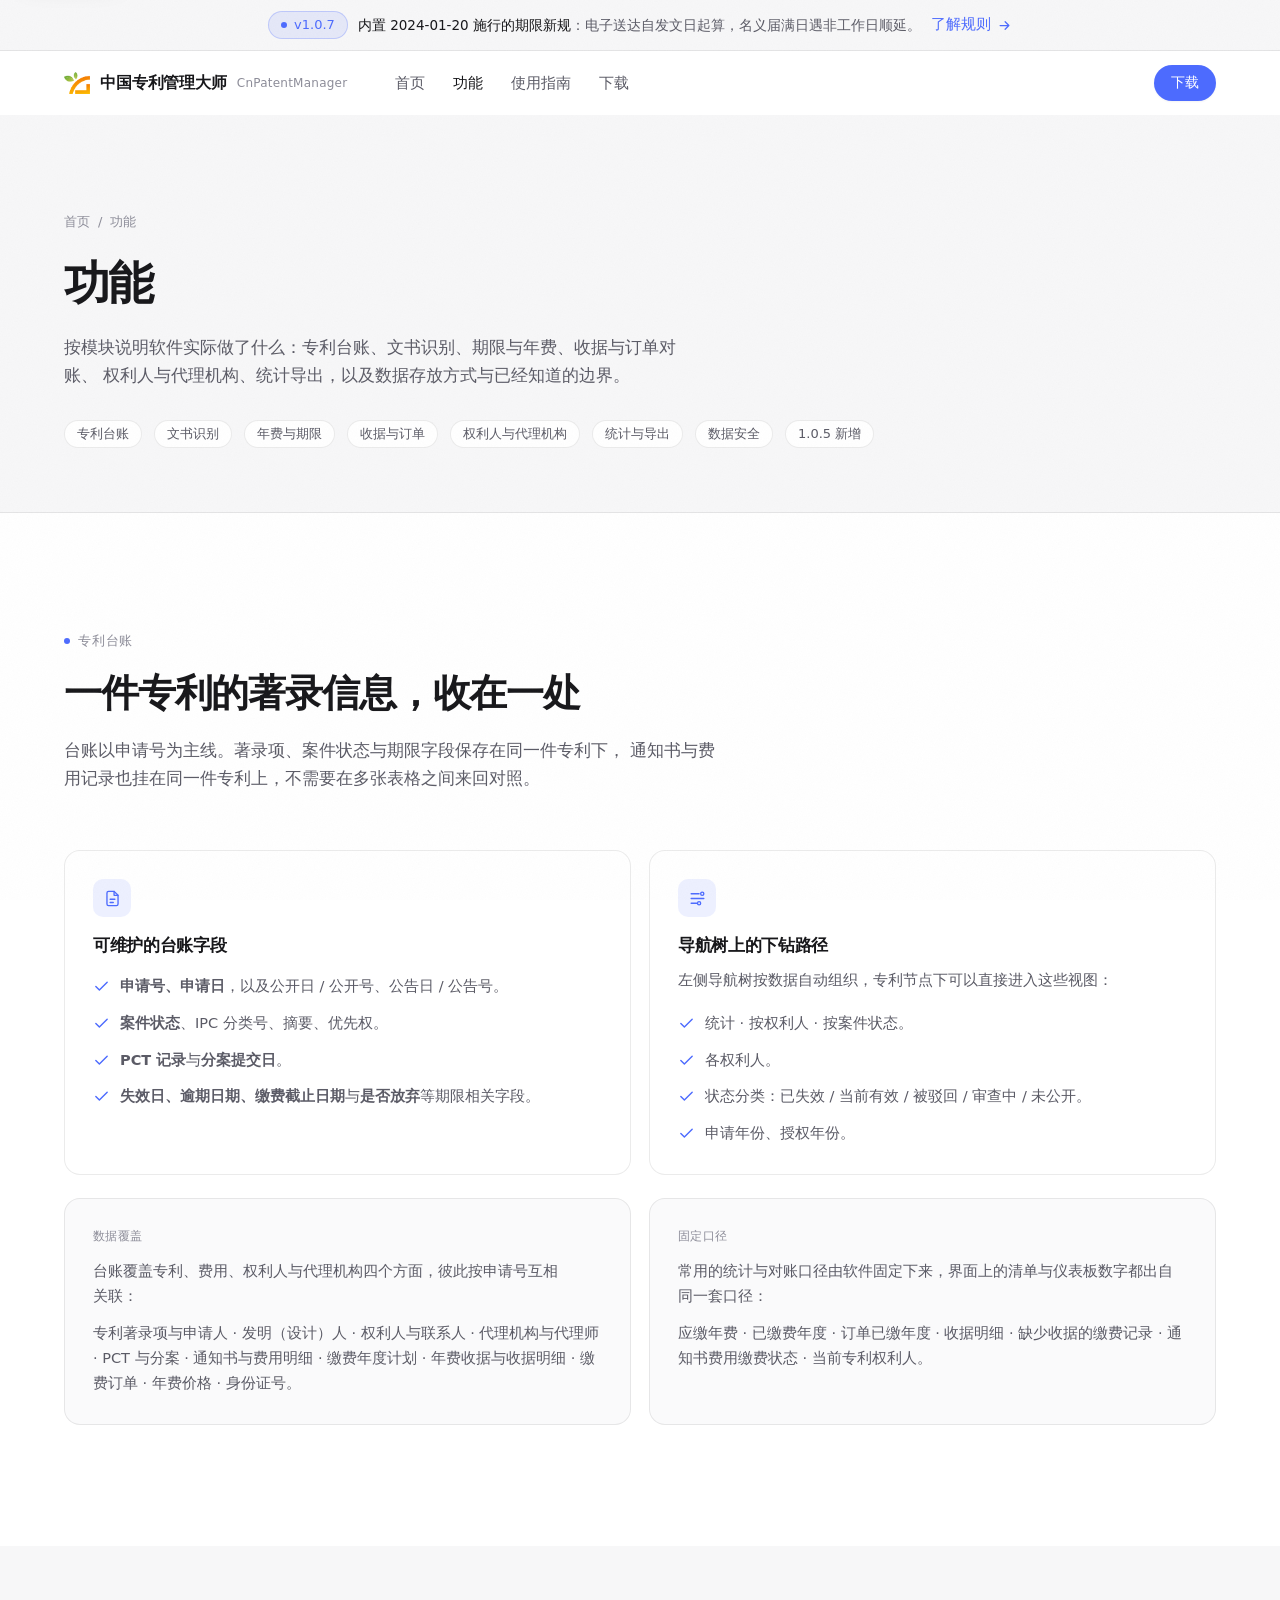
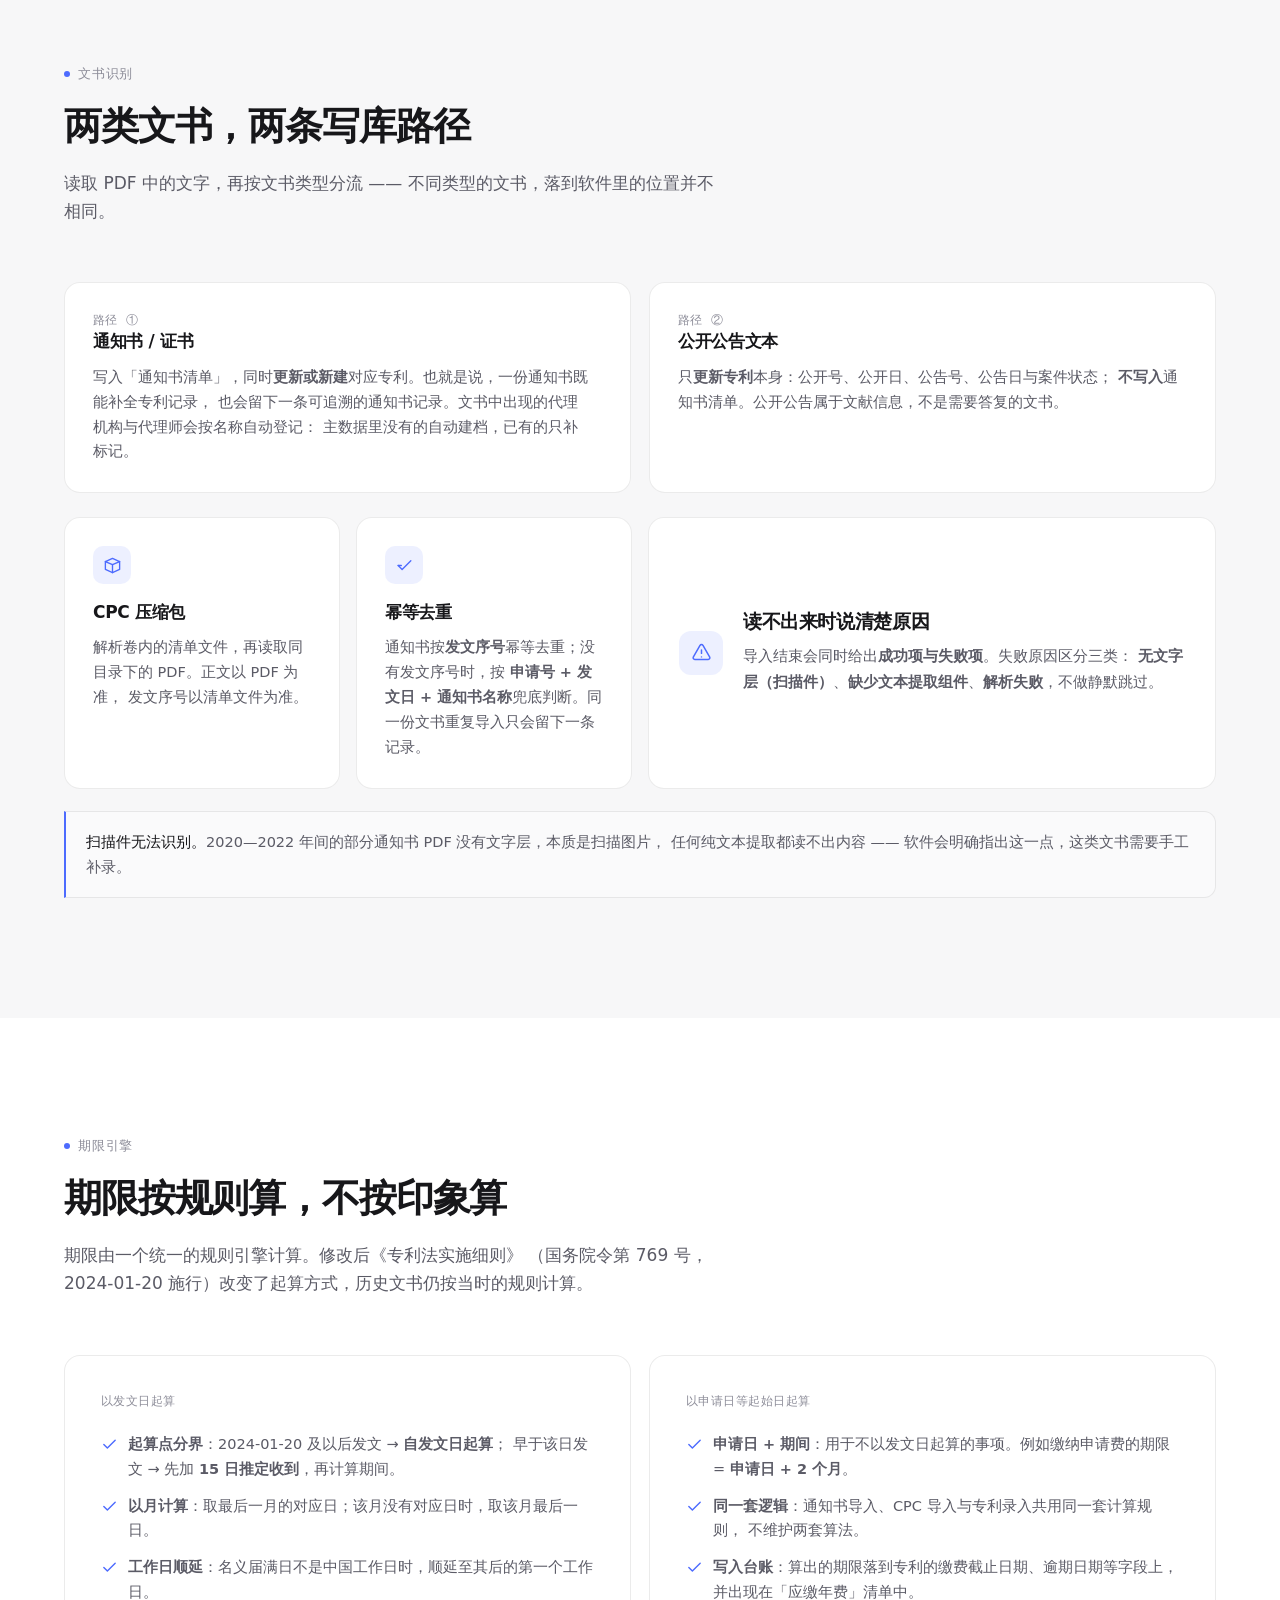
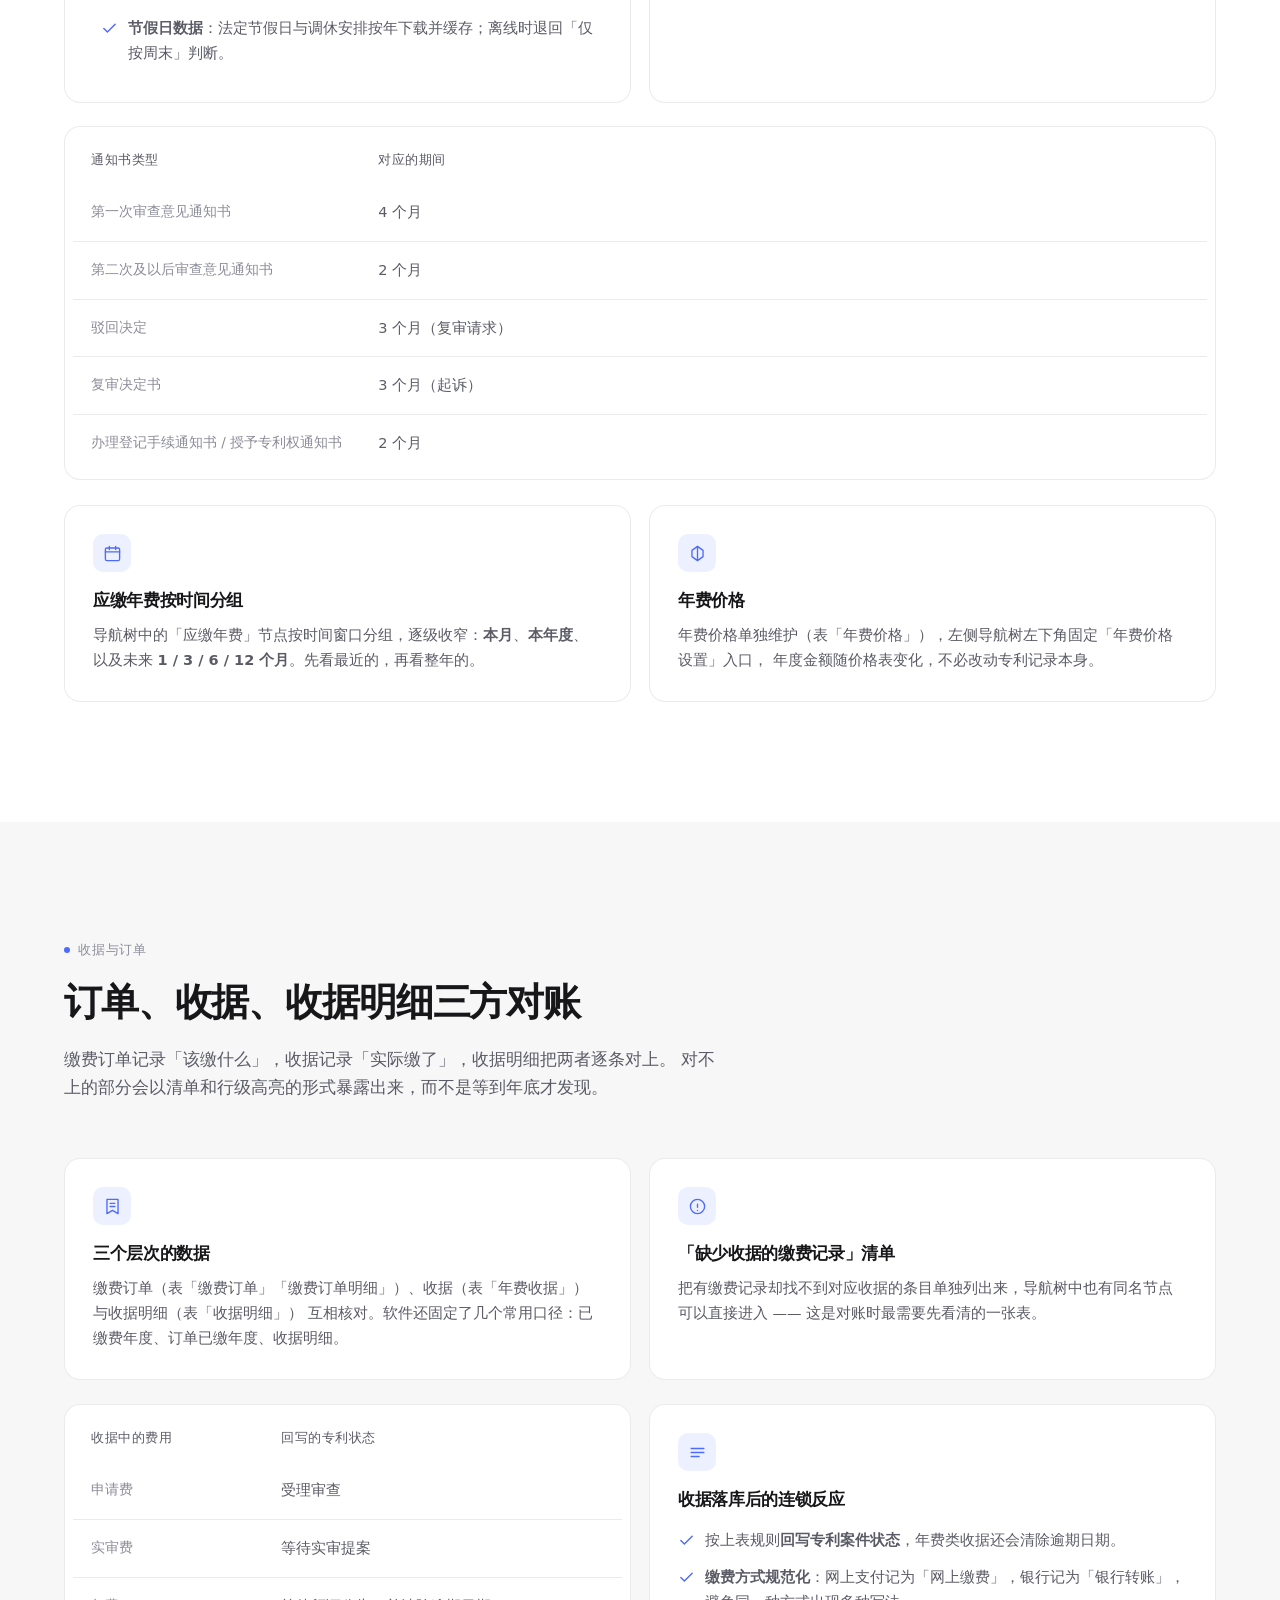
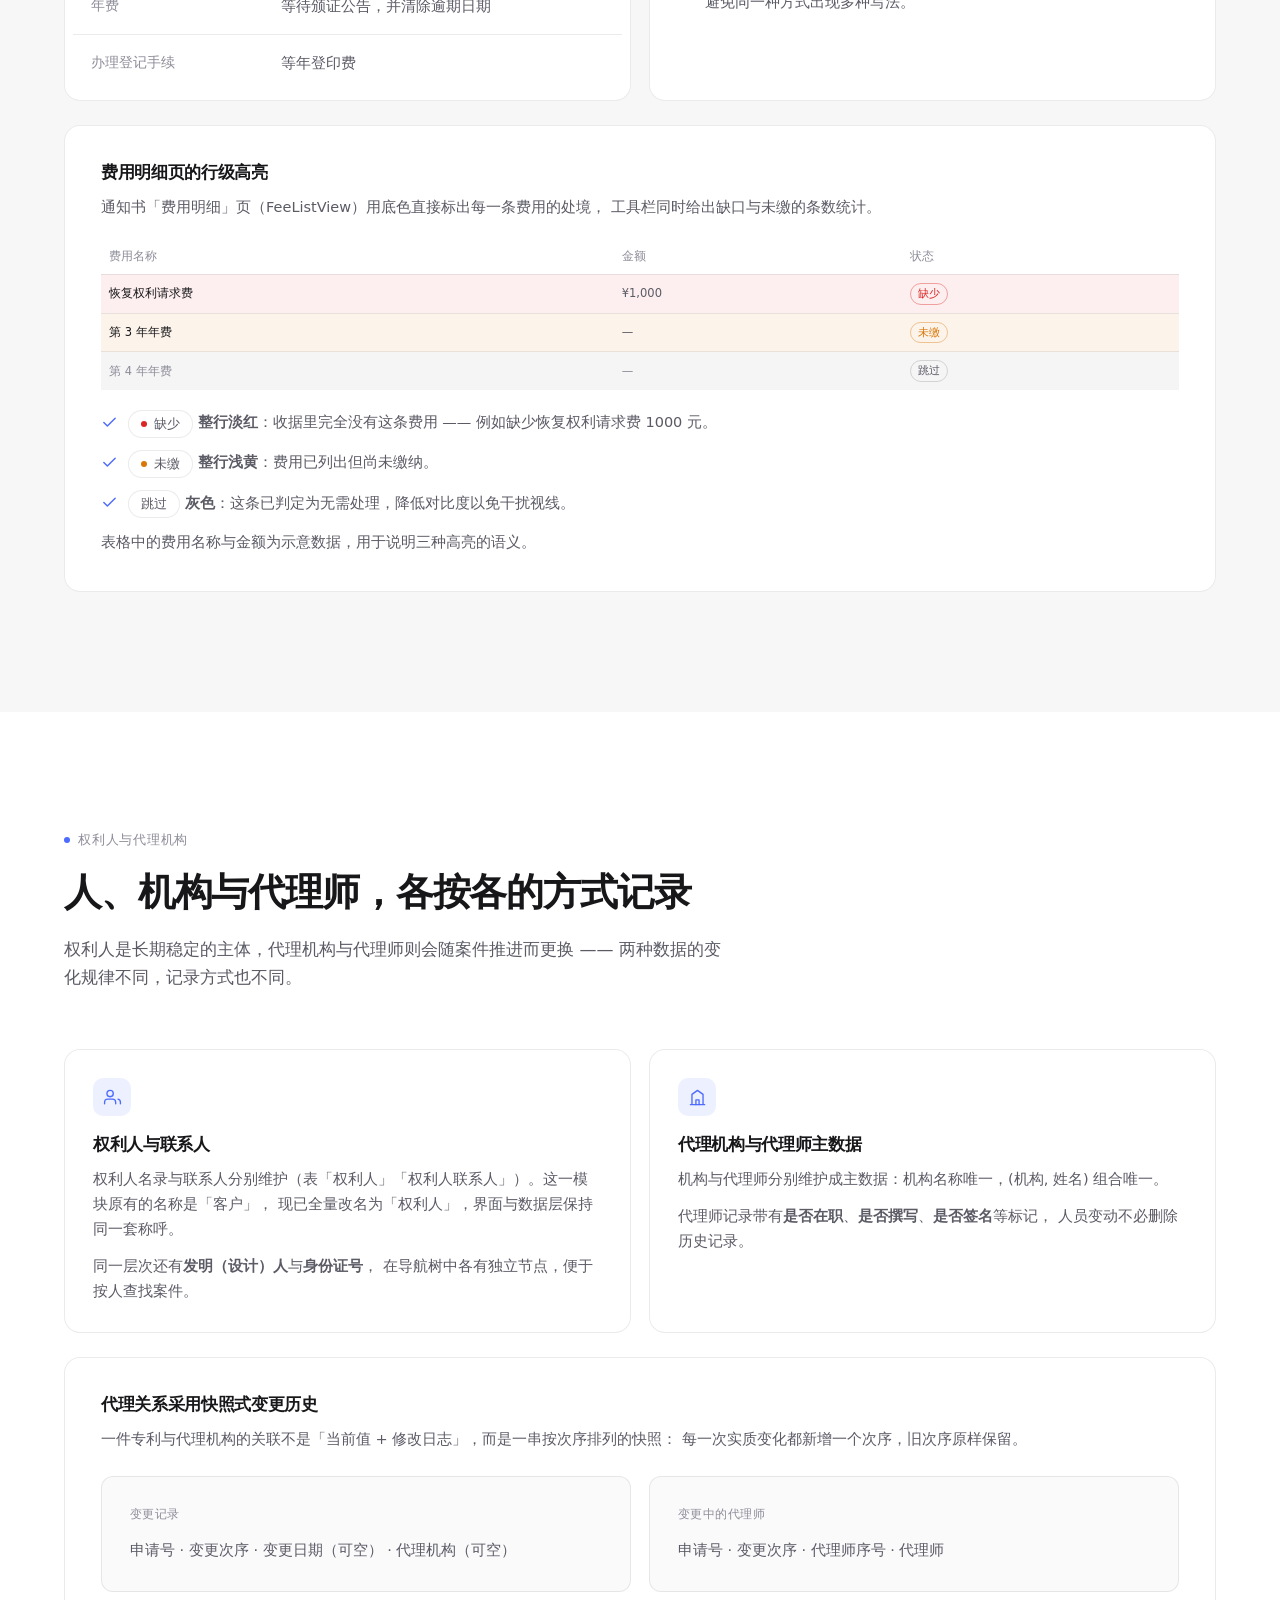
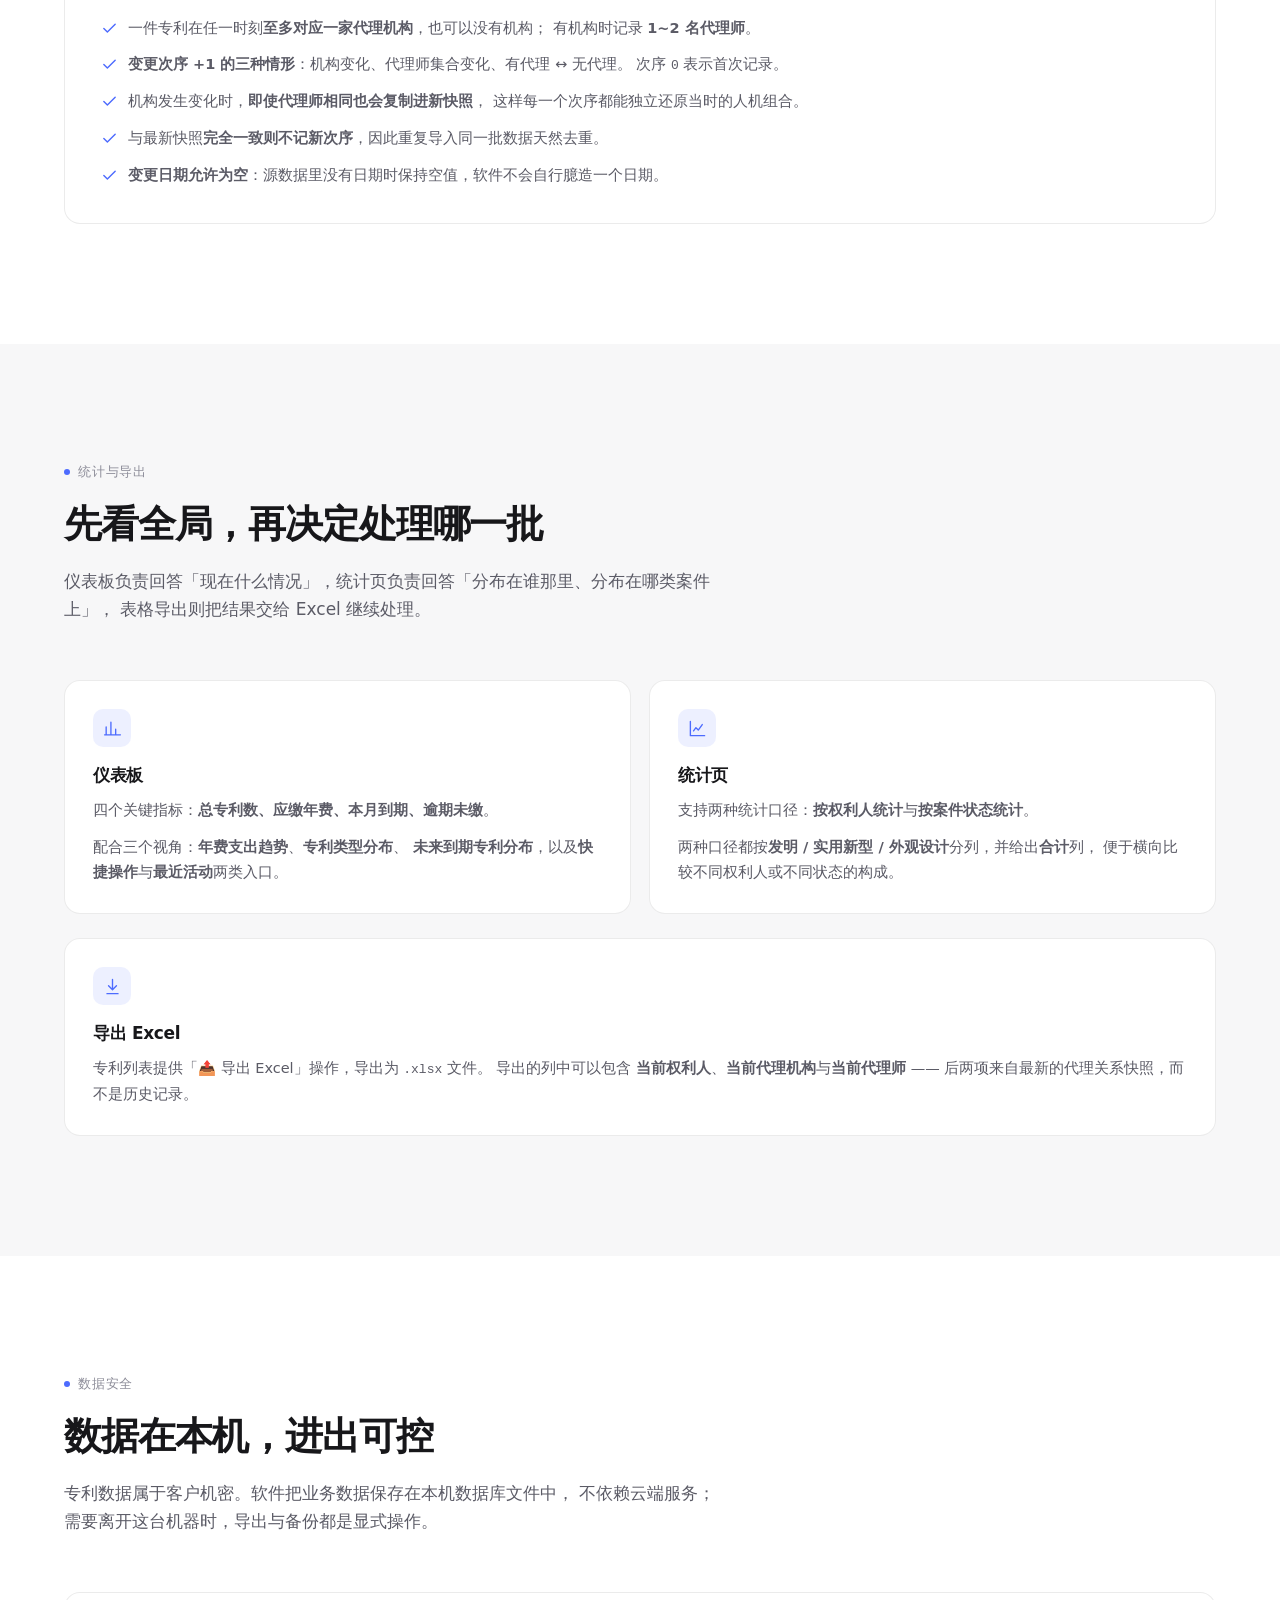
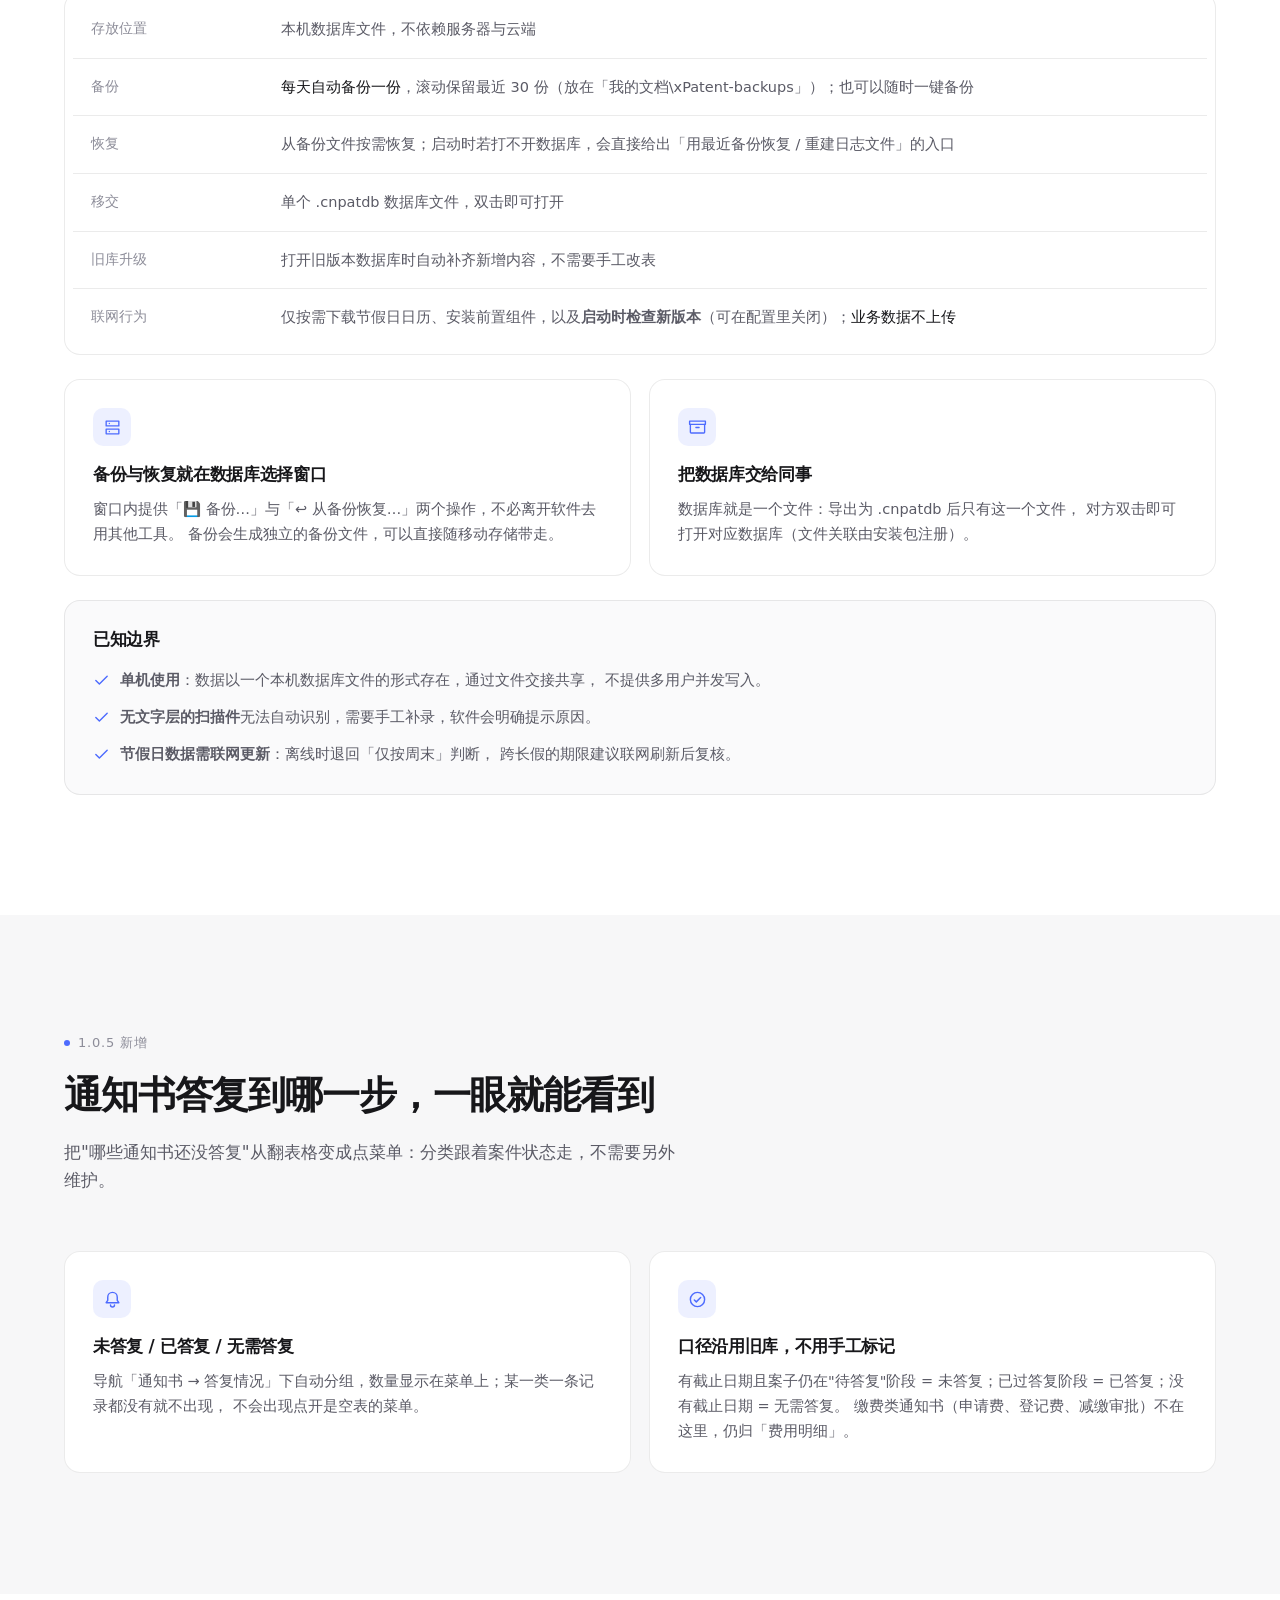
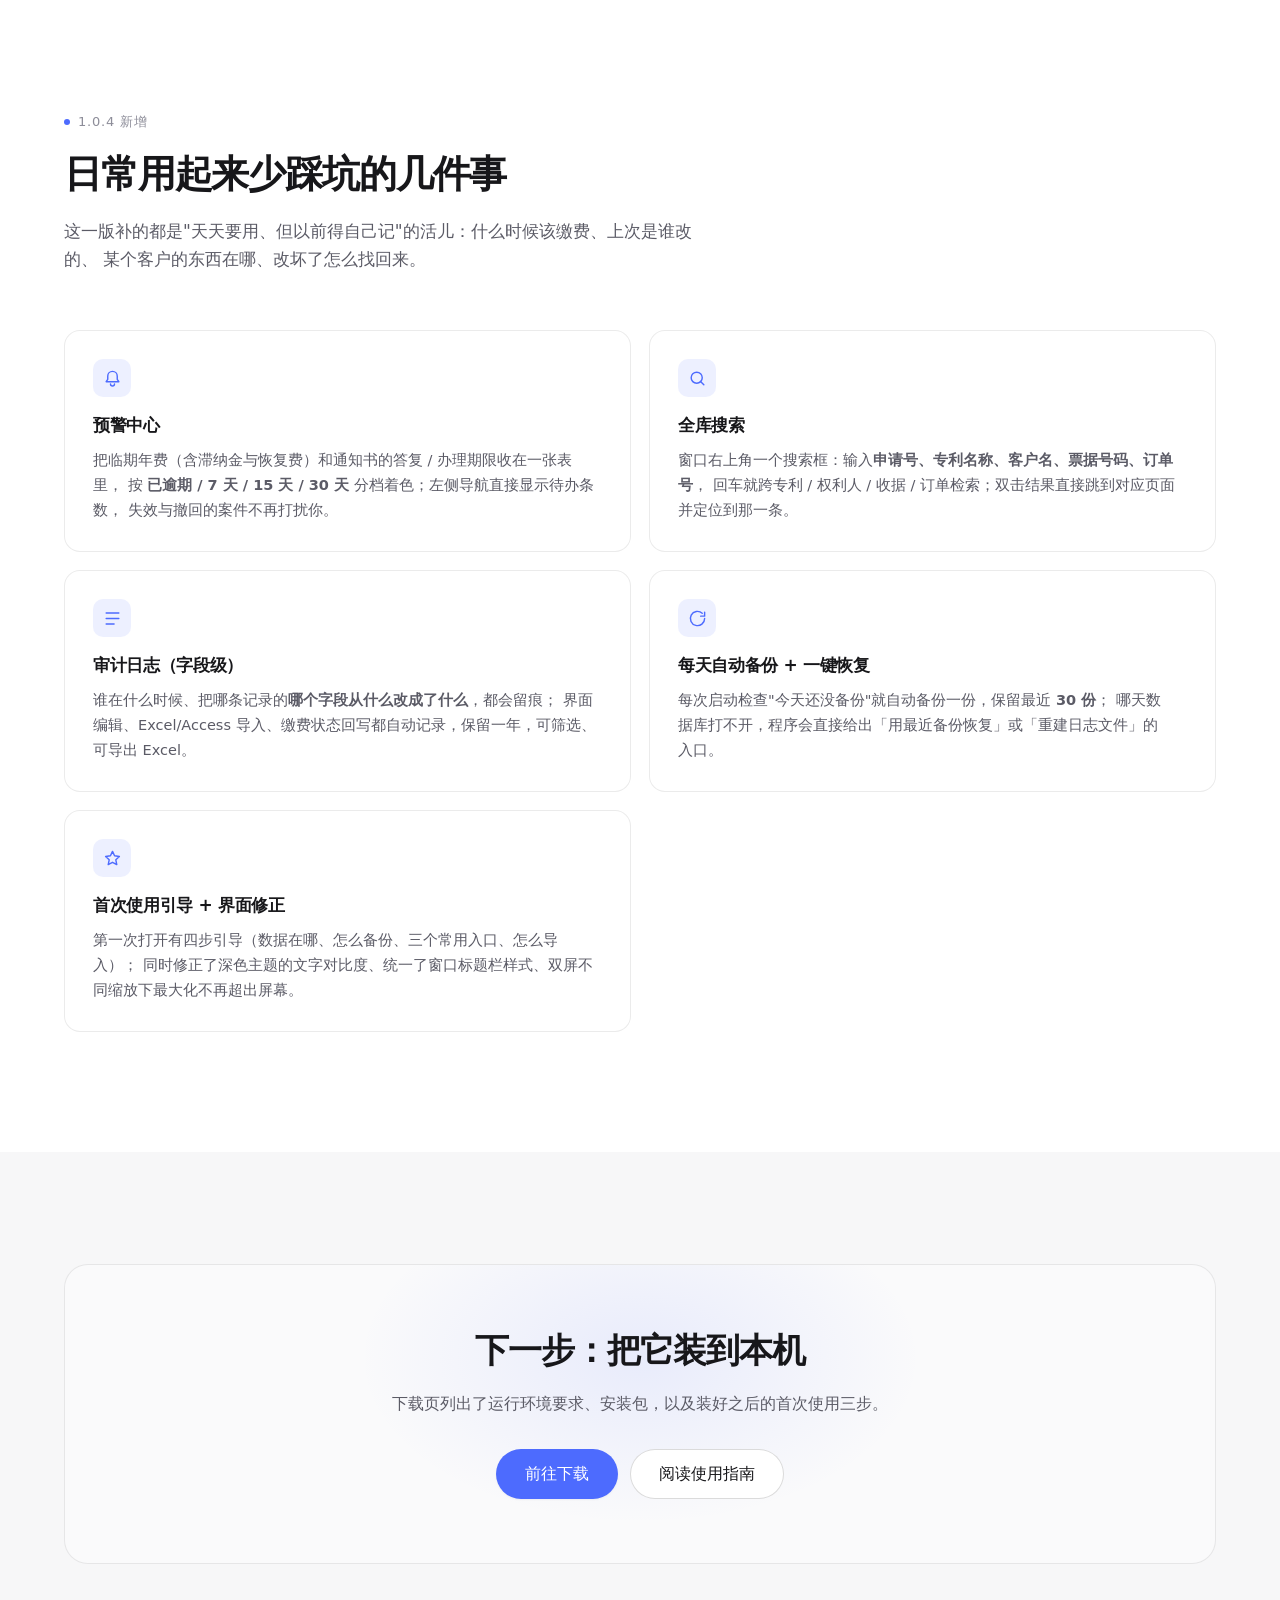
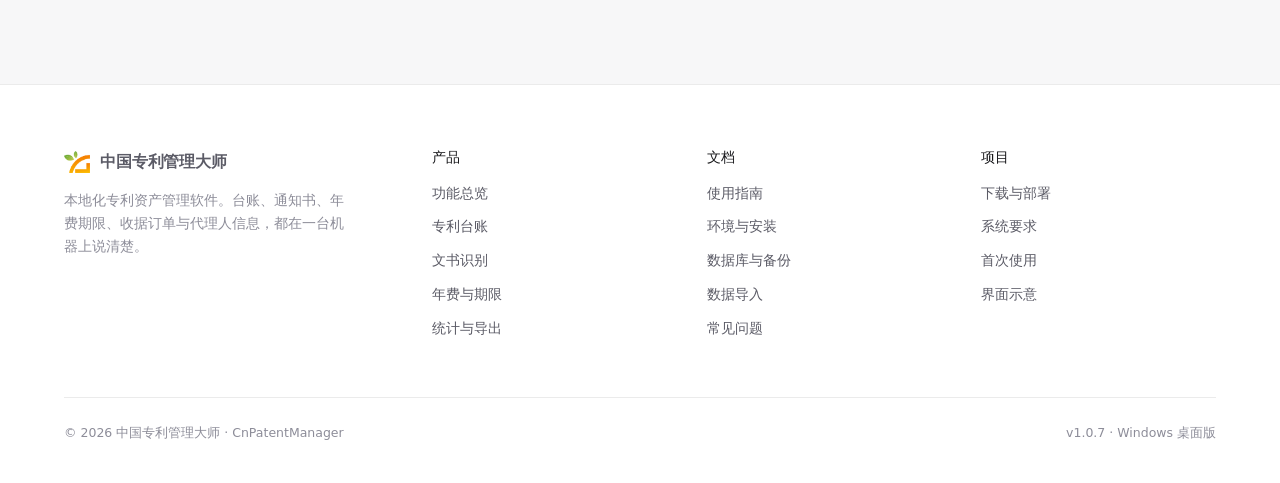
<file: features.html>
<!DOCTYPE html>
<html lang="zh-CN" data-theme="light" data-accent="blue">
<head>
<meta charset="UTF-8">
<meta name="viewport" content="width=device-width, initial-scale=1">
<title>功能 · 中国专利管理大师</title>
<meta name="description" content="中国专利管理大师（CnPatentManager）功能说明：专利台账、文书智能识别、期限与年费、收据与订单对账、权利人与代理机构快照、统计与导出、本机数据安全与边界。">
<link rel="canonical" href="https://cnpatentmanager.cn/features.html">
<meta property="og:type" content="website">
<meta property="og:site_name" content="中国专利管理大师">
<meta property="og:locale" content="zh_CN">
<meta property="og:title" content="功能 · 中国专利管理大师">
<meta property="og:description" content="按模块说明软件实际做了什么：专利台账、文书识别、期限与年费、收据与订单对账、权利人与代理机构、统计导出，以及数据存放方式。">
<meta property="og:url" content="https://cnpatentmanager.cn/features.html">
<meta property="og:image" content="https://cnpatentmanager.cn/assets/img/og-cover.png">
<meta property="og:image:width" content="1200">
<meta property="og:image:height" content="630">
<meta property="og:image:alt" content="中国专利管理大师 · 功能">
<meta name="twitter:card" content="summary_large_image">
<meta name="color-scheme" content="light dark">
<meta name="theme-color" content="#ffffff" media="(prefers-color-scheme: light)">
<meta name="theme-color" content="#0e0e10" media="(prefers-color-scheme: dark)">
<link rel="icon" href="assets/img/logo.ico" sizes="any">
<link rel="apple-touch-icon" href="assets/img/logo-mark.png">
<link rel="stylesheet" href="assets/css/style.css">
<script src="assets/js/theme-init.js"></script>
<script src="assets/js/main.js" defer></script>
<script src="assets/js/version.js" defer></script>
</head>
<body>

<a class="skip-link" href="#main">跳到主要内容</a>

<!-- ============================ 公告条 ============================ -->
<div class="notice-bar">
  <span class="pill pill-soft"><span class="dot"></span><span data-version>v1.0.5</span></span>
  <span><strong>内置 2024-01-20 施行的期限新规</strong>：电子送达自发文日起算，名义届满日遇非工作日顺延。</span>
  <a class="link-arrow" href="guide.html#deadline">了解规则
    <svg viewBox="0 0 24 24" fill="none" stroke="currentColor" stroke-width="2" stroke-linecap="round" stroke-linejoin="round"><path d="M5 12h14M13 6l6 6-6 6"/></svg>
  </a>
</div>

<!-- ============================ 导航 ============================ -->
<header class="nav" id="nav">
  <div class="container nav-inner">
    <a class="brand" href="index.html">
      <img src="assets/img/logo-mark.png" alt="">
      <span>中国专利管理大师</span>
      <span class="brand-sub">CnPatentManager</span>
    </a>
    <nav class="nav-links" id="navLinks">
      <a href="index.html">首页</a>
      <a href="features.html">功能</a>
      <a href="guide.html">使用指南</a>
      <a href="download.html">下载</a>
    </nav>
    <div class="nav-right">
      <a class="btn btn-primary btn-sm" href="download.html">下载</a>
      <button class="icon-btn nav-toggle" id="navToggle" type="button"
              aria-label="展开菜单" aria-expanded="false" aria-controls="navLinks">
        <svg viewBox="0 0 24 24" fill="none" stroke="currentColor" stroke-width="2" stroke-linecap="round"><path d="M4 7h16M4 12h16M4 17h16"/></svg>
      </button>
    </div>
  </div>
</header>

<main id="main">

  <!-- ============================ 页面头部 ============================ -->
  <section class="page-head">
    <div class="container">
      <nav class="breadcrumb" aria-label="面包屑导航">
        <a href="index.html">首页</a>
        <span aria-hidden="true">/</span>
        <span>功能</span>
      </nav>
      <h1>功能</h1>
      <p>按模块说明软件实际做了什么：专利台账、文书识别、期限与年费、收据与订单对账、
         权利人与代理机构、统计导出，以及数据存放方式与已经知道的边界。</p>
      <div class="btn-row reveal mt-30">
        <a class="pill" href="#patents">专利台账</a>
        <a class="pill" href="#documents">文书识别</a>
        <a class="pill" href="#deadline">年费与期限</a>
        <a class="pill" href="#fees">收据与订单</a>
        <a class="pill" href="#parties">权利人与代理机构</a>
        <a class="pill" href="#statistics">统计与导出</a>
        <a class="pill" href="#security">数据安全</a>
        <a class="pill" href="#whats-new">1.0.5 新增</a>
      </div>
    </div>
  </section>

  <!-- ============================ 专利台账 ============================ -->
  <section class="section" id="patents">
    <div class="container">
      <div class="section-head reveal">
        <div class="eyebrow">专利台账</div>
        <h2>一件专利的著录信息，收在一处</h2>
        <p>台账以申请号为主线。著录项、案件状态与期限字段保存在同一件专利下，
           通知书与费用记录也挂在同一件专利上，不需要在多张表格之间来回对照。</p>
      </div>

      <div class="stack-24">
        <div class="grid grid-2">
          <div class="card reveal">
            <div class="card-icon">
              <svg viewBox="0 0 24 24" fill="none" stroke="currentColor" stroke-width="1.7" stroke-linecap="round" stroke-linejoin="round"><path d="M14 3H7a2 2 0 0 0-2 2v14a2 2 0 0 0 2 2h10a2 2 0 0 0 2-2V8z"/><path d="M14 3v5h5M9 13h6M9 17h4"/></svg>
            </div>
            <h3>可维护的台账字段</h3>
            <ul class="check-list mt-18">
              <li>
                <svg viewBox="0 0 24 24" fill="none" stroke="currentColor" stroke-width="2" stroke-linecap="round" stroke-linejoin="round"><path d="M20 6 9 17l-5-5"/></svg>
                <span><strong>申请号、申请日</strong>，以及公开日 / 公开号、公告日 / 公告号。</span>
              </li>
              <li>
                <svg viewBox="0 0 24 24" fill="none" stroke="currentColor" stroke-width="2" stroke-linecap="round" stroke-linejoin="round"><path d="M20 6 9 17l-5-5"/></svg>
                <span><strong>案件状态</strong>、IPC 分类号、摘要、优先权。</span>
              </li>
              <li>
                <svg viewBox="0 0 24 24" fill="none" stroke="currentColor" stroke-width="2" stroke-linecap="round" stroke-linejoin="round"><path d="M20 6 9 17l-5-5"/></svg>
                <span><strong>PCT 记录</strong>与<strong>分案提交日</strong>。</span>
              </li>
              <li>
                <svg viewBox="0 0 24 24" fill="none" stroke="currentColor" stroke-width="2" stroke-linecap="round" stroke-linejoin="round"><path d="M20 6 9 17l-5-5"/></svg>
                <span><strong>失效日、逾期日期、缴费截止日期</strong>与<strong>是否放弃</strong>等期限相关字段。</span>
              </li>
            </ul>
          </div>

          <div class="card reveal">
            <div class="card-icon">
              <svg viewBox="0 0 24 24" fill="none" stroke="currentColor" stroke-width="1.7" stroke-linecap="round" stroke-linejoin="round"><path d="M4 6h10M4 12h16M4 18h7"/><circle cx="18" cy="6" r="2"/><circle cx="14" cy="18" r="2"/></svg>
            </div>
            <h3>导航树上的下钻路径</h3>
            <p>左侧导航树按数据自动组织，专利节点下可以直接进入这些视图：</p>
            <ul class="check-list mt-18">
              <li>
                <svg viewBox="0 0 24 24" fill="none" stroke="currentColor" stroke-width="2" stroke-linecap="round" stroke-linejoin="round"><path d="M20 6 9 17l-5-5"/></svg>
                <span>统计 · 按权利人 · 按案件状态。</span>
              </li>
              <li>
                <svg viewBox="0 0 24 24" fill="none" stroke="currentColor" stroke-width="2" stroke-linecap="round" stroke-linejoin="round"><path d="M20 6 9 17l-5-5"/></svg>
                <span>各权利人。</span>
              </li>
              <li>
                <svg viewBox="0 0 24 24" fill="none" stroke="currentColor" stroke-width="2" stroke-linecap="round" stroke-linejoin="round"><path d="M20 6 9 17l-5-5"/></svg>
                <span>状态分类：已失效 / 当前有效 / 被驳回 / 审查中 / 未公开。</span>
              </li>
              <li>
                <svg viewBox="0 0 24 24" fill="none" stroke="currentColor" stroke-width="2" stroke-linecap="round" stroke-linejoin="round"><path d="M20 6 9 17l-5-5"/></svg>
                <span>申请年份、授权年份。</span>
              </li>
            </ul>
          </div>
        </div>

        <div class="grid grid-2">
          <div class="card card-flat reveal">
            <div class="card-index">数据覆盖</div>
            <p>台账覆盖专利、费用、权利人与代理机构四个方面，彼此按申请号互相关联：</p>
            <p class="small muted">专利著录项与申请人 · 发明（设计）人 · 权利人与联系人 · 代理机构与代理师 ·
               PCT 与分案 · 通知书与费用明细 · 缴费年度计划 · 年费收据与收据明细 · 缴费订单 · 年费价格 · 身份证号。</p>
          </div>
          <div class="card card-flat reveal">
            <div class="card-index">固定口径</div>
            <p>常用的统计与对账口径由软件固定下来，界面上的清单与仪表板数字都出自同一套口径：</p>
            <p class="small muted">应缴年费 · 已缴费年度 · 订单已缴年度 · 收据明细 ·
               缺少收据的缴费记录 · 通知书费用缴费状态 · 当前专利权利人。</p>
          </div>
        </div>
      </div>
    </div>
  </section>

  <!-- ============================ 文书识别 ============================ -->
  <section class="section section-soft" id="documents">
    <div class="container">
      <div class="section-head reveal">
        <div class="eyebrow">文书识别</div>
        <h2>两类文书，两条写库路径</h2>
        <p>读取 PDF 中的文字，再按文书类型分流 —— 不同类型的文书，落到软件里的位置并不相同。</p>
      </div>

      <div class="stack-24">
        <div class="grid grid-2">
          <div class="card reveal">
            <div class="card-index">路径 ①</div>
            <h3>通知书 / 证书</h3>
            <p>写入「通知书清单」，同时<strong>更新或新建</strong>对应专利。也就是说，一份通知书既能补全专利记录，
               也会留下一条可追溯的通知书记录。文书中出现的代理机构与代理师会按名称自动登记：
               主数据里没有的自动建档，已有的只补标记。</p>
          </div>
          <div class="card reveal">
            <div class="card-index">路径 ②</div>
            <h3>公开公告文本</h3>
            <p>只<strong>更新专利</strong>本身：公开号、公开日、公告号、公告日与案件状态；
               <strong>不写入</strong>通知书清单。公开公告属于文献信息，不是需要答复的文书。</p>
          </div>
        </div>

        <div class="bento">
          <div class="card reveal">
            <div class="card-icon">
              <svg viewBox="0 0 24 24" fill="none" stroke="currentColor" stroke-width="1.7" stroke-linecap="round" stroke-linejoin="round"><path d="M3 7l9-4 9 4-9 4z"/><path d="M3 7v10l9 4 9-4V7"/><path d="M12 11v10"/></svg>
            </div>
            <h3>CPC 压缩包</h3>
            <p>解析卷内的清单文件，再读取同目录下的 PDF。正文以 PDF 为准，
               发文序号以清单文件为准。</p>
          </div>
          <div class="card reveal">
            <div class="card-icon">
              <svg viewBox="0 0 24 24" fill="none" stroke="currentColor" stroke-width="1.7" stroke-linecap="round" stroke-linejoin="round"><path d="M20 6 9 17l-5-5"/><path d="M4 12h4"/></svg>
            </div>
            <h3>幂等去重</h3>
            <p>通知书按<strong>发文序号</strong>幂等去重；没有发文序号时，按
               <strong>申请号 + 发文日 + 通知书名称</strong>兜底判断。同一份文书重复导入只会留下一条记录。</p>
          </div>
          <div class="card reveal b-2">
            <div class="card-icon">
              <svg viewBox="0 0 24 24" fill="none" stroke="currentColor" stroke-width="1.7" stroke-linecap="round" stroke-linejoin="round"><path d="M12 9v4M12 17h.01"/><path d="M10.3 3.9 2.6 17.2A2 2 0 0 0 4.3 20h15.4a2 2 0 0 0 1.7-2.8L13.7 3.9a2 2 0 0 0-3.4 0z"/></svg>
            </div>
            <h3>读不出来时说清楚原因</h3>
            <p>导入结束会同时给出<strong>成功项与失败项</strong>。失败原因区分三类：
               <strong>无文字层（扫描件）</strong>、<strong>缺少文本提取组件</strong>、<strong>解析失败</strong>，不做静默跳过。</p>
          </div>
        </div>

        <div class="callout reveal">
          <strong>扫描件无法识别。</strong>2020—2022 年间的部分通知书 PDF 没有文字层，本质是扫描图片，
          任何纯文本提取都读不出内容 —— 软件会明确指出这一点，这类文书需要手工补录。
        </div>
      </div>
    </div>
  </section>

  <!-- ============================ 期限与年费 ============================ -->
  <section class="section" id="deadline">
    <div class="container">
      <div class="section-head reveal">
        <div class="eyebrow">期限引擎</div>
        <h2>期限按规则算，不按印象算</h2>
        <p>期限由一个统一的规则引擎计算。修改后《专利法实施细则》
           （国务院令第 769 号，2024-01-20 施行）改变了起算方式，历史文书仍按当时的规则计算。</p>
      </div>

      <div class="stack-24">
        <div class="grid grid-2">
          <div class="card card-lg reveal">
            <div class="card-index">以发文日起算</div>
            <ul class="check-list mt-20">
              <li>
                <svg viewBox="0 0 24 24" fill="none" stroke="currentColor" stroke-width="2" stroke-linecap="round" stroke-linejoin="round"><path d="M20 6 9 17l-5-5"/></svg>
                <span><strong>起算点分界</strong>：2024-01-20 及以后发文 → <strong>自发文日起算</strong>；
                   早于该日发文 → 先加 <strong>15 日推定收到</strong>，再计算期间。</span>
              </li>
              <li>
                <svg viewBox="0 0 24 24" fill="none" stroke="currentColor" stroke-width="2" stroke-linecap="round" stroke-linejoin="round"><path d="M20 6 9 17l-5-5"/></svg>
                <span><strong>以月计算</strong>：取最后一月的对应日；该月没有对应日时，取该月最后一日。</span>
              </li>
              <li>
                <svg viewBox="0 0 24 24" fill="none" stroke="currentColor" stroke-width="2" stroke-linecap="round" stroke-linejoin="round"><path d="M20 6 9 17l-5-5"/></svg>
                <span><strong>工作日顺延</strong>：名义届满日不是中国工作日时，顺延至其后的第一个工作日。</span>
              </li>
              <li>
                <svg viewBox="0 0 24 24" fill="none" stroke="currentColor" stroke-width="2" stroke-linecap="round" stroke-linejoin="round"><path d="M20 6 9 17l-5-5"/></svg>
                <span><strong>节假日数据</strong>：法定节假日与调休安排按年下载并缓存；离线时退回「仅按周末」判断。</span>
              </li>
            </ul>
          </div>

          <div class="card card-lg reveal">
            <div class="card-index">以申请日等起始日起算</div>
            <ul class="check-list mt-20">
              <li>
                <svg viewBox="0 0 24 24" fill="none" stroke="currentColor" stroke-width="2" stroke-linecap="round" stroke-linejoin="round"><path d="M20 6 9 17l-5-5"/></svg>
                <span><strong>申请日 + 期间</strong>：用于不以发文日起算的事项。例如缴纳申请费的期限 =
                   <strong>申请日 + 2 个月</strong>。</span>
              </li>
              <li>
                <svg viewBox="0 0 24 24" fill="none" stroke="currentColor" stroke-width="2" stroke-linecap="round" stroke-linejoin="round"><path d="M20 6 9 17l-5-5"/></svg>
                <span><strong>同一套逻辑</strong>：通知书导入、CPC 导入与专利录入共用同一套计算规则，
                   不维护两套算法。</span>
              </li>
              <li>
                <svg viewBox="0 0 24 24" fill="none" stroke="currentColor" stroke-width="2" stroke-linecap="round" stroke-linejoin="round"><path d="M20 6 9 17l-5-5"/></svg>
                <span><strong>写入台账</strong>：算出的期限落到专利的缴费截止日期、逾期日期等字段上，
                   并出现在「应缴年费」清单中。</span>
              </li>
            </ul>
          </div>
        </div>

        <div class="card reveal card-table">
          <table class="spec-table">
            <thead>
              <tr><th>通知书类型</th><th>对应的期间</th></tr>
            </thead>
            <tbody>
              <tr><th>第一次审查意见通知书</th><td>4 个月</td></tr>
              <tr><th>第二次及以后审查意见通知书</th><td>2 个月</td></tr>
              <tr><th>驳回决定</th><td>3 个月（复审请求）</td></tr>
              <tr><th>复审决定书</th><td>3 个月（起诉）</td></tr>
              <tr><th>办理登记手续通知书 / 授予专利权通知书</th><td>2 个月</td></tr>
            </tbody>
          </table>
        </div>

        <div class="grid grid-2">
          <div class="card reveal">
            <div class="card-icon">
              <svg viewBox="0 0 24 24" fill="none" stroke="currentColor" stroke-width="1.7" stroke-linecap="round" stroke-linejoin="round"><rect x="3" y="5" width="18" height="16" rx="2"/><path d="M3 10h18M8 3v4M16 3v4"/></svg>
            </div>
            <h3>应缴年费按时间分组</h3>
            <p>导航树中的「应缴年费」节点按时间窗口分组，逐级收窄：<strong>本月</strong>、<strong>本年度</strong>、
               以及未来 <strong>1 / 3 / 6 / 12 个月</strong>。先看最近的，再看整年的。</p>
          </div>
          <div class="card reveal">
            <div class="card-icon">
              <svg viewBox="0 0 24 24" fill="none" stroke="currentColor" stroke-width="1.7" stroke-linecap="round" stroke-linejoin="round"><path d="M12 3v18M5 8l7-5 7 5v8l-7 5-7-5z"/></svg>
            </div>
            <h3>年费价格</h3>
            <p>年费价格单独维护（表「年费价格」），左侧导航树左下角固定「年费价格设置」入口，
               年度金额随价格表变化，不必改动专利记录本身。</p>
          </div>
        </div>
      </div>
    </div>
  </section>

  <!-- ============================ 收据与订单 ============================ -->
  <section class="section section-soft" id="fees">
    <div class="container">
      <div class="section-head reveal">
        <div class="eyebrow">收据与订单</div>
        <h2>订单、收据、收据明细三方对账</h2>
        <p>缴费订单记录「该缴什么」，收据记录「实际缴了」，收据明细把两者逐条对上。
           对不上的部分会以清单和行级高亮的形式暴露出来，而不是等到年底才发现。</p>
      </div>

      <div class="stack-24">
        <div class="grid grid-2">
          <div class="card reveal">
            <div class="card-icon">
              <svg viewBox="0 0 24 24" fill="none" stroke="currentColor" stroke-width="1.7" stroke-linecap="round" stroke-linejoin="round"><path d="M5 3h14v18l-7-4-7 4z"/><path d="M9 8h6M9 12h6"/></svg>
            </div>
            <h3>三个层次的数据</h3>
            <p>缴费订单（表「缴费订单」「缴费订单明细」）、收据（表「年费收据」）与收据明细（表「收据明细」）
               互相核对。软件还固定了几个常用口径：已缴费年度、订单已缴年度、收据明细。</p>
          </div>
          <div class="card reveal">
            <div class="card-icon">
              <svg viewBox="0 0 24 24" fill="none" stroke="currentColor" stroke-width="1.7" stroke-linecap="round" stroke-linejoin="round"><path d="M12 9v4M12 17h.01"/><circle cx="12" cy="12" r="9"/></svg>
            </div>
            <h3>「缺少收据的缴费记录」清单</h3>
            <p>把有缴费记录却找不到对应收据的条目单独列出来，导航树中也有同名节点可以直接进入 ——
               这是对账时最需要先看清的一张表。</p>
          </div>
        </div>

        <div class="grid grid-2">
          <div class="card reveal card-table">
            <table class="spec-table">
              <thead>
                <tr><th>收据中的费用</th><th>回写的专利状态</th></tr>
              </thead>
              <tbody>
                <tr><th>申请费</th><td>受理审查</td></tr>
                <tr><th>实审费</th><td>等待实审提案</td></tr>
                <tr><th>年费</th><td>等待颁证公告，并清除逾期日期</td></tr>
                <tr><th>办理登记手续</th><td>等年登印费</td></tr>
              </tbody>
            </table>
          </div>
          <div class="card reveal">
            <div class="card-icon">
              <svg viewBox="0 0 24 24" fill="none" stroke="currentColor" stroke-width="1.7" stroke-linecap="round" stroke-linejoin="round"><path d="M4 7h16M4 12h16M4 17h10"/></svg>
            </div>
            <h3>收据落库后的连锁反应</h3>
            <ul class="check-list mt-18">
              <li>
                <svg viewBox="0 0 24 24" fill="none" stroke="currentColor" stroke-width="2" stroke-linecap="round" stroke-linejoin="round"><path d="M20 6 9 17l-5-5"/></svg>
                <span>按上表规则<strong>回写专利案件状态</strong>，年费类收据还会清除逾期日期。</span>
              </li>
              <li>
                <svg viewBox="0 0 24 24" fill="none" stroke="currentColor" stroke-width="2" stroke-linecap="round" stroke-linejoin="round"><path d="M20 6 9 17l-5-5"/></svg>
                <span><strong>缴费方式规范化</strong>：网上支付记为「网上缴费」，银行记为「银行转账」，
                   避免同一种方式出现多种写法。</span>
              </li>
            </ul>
          </div>
        </div>

        <div class="card card-lg reveal">
          <h3>费用明细页的行级高亮</h3>
          <p>通知书「费用明细」页（FeeListView）用底色直接标出每一条费用的处境，
             工具栏同时给出缺口与未缴的条数统计。</p>
          <table class="mini-table mt-20">
            <thead>
              <tr><th>费用名称</th><th>金额</th><th>状态</th></tr>
            </thead>
            <tbody>
              <tr class="row-flag-danger"><td class="strong">恢复权利请求费</td><td>¥1,000</td><td><span class="tag tag-danger">缺少</span></td></tr>
              <tr class="row-flag-warn"><td class="strong">第 3 年年费</td><td>—</td><td><span class="tag tag-warn">未缴</span></td></tr>
              <tr class="row-flag-skip"><td><span class="dim">第 4 年年费</span></td><td><span class="dim">—</span></td><td><span class="tag">跳过</span></td></tr>
            </tbody>
          </table>
          <ul class="check-list mt-20">
            <li>
              <svg viewBox="0 0 24 24" fill="none" stroke="currentColor" stroke-width="2" stroke-linecap="round" stroke-linejoin="round"><path d="M20 6 9 17l-5-5"/></svg>
              <span><span class="pill pill-danger"><span class="dot"></span>缺少</span> <strong>整行淡红</strong>：收据里完全没有这条费用 —— 例如缺少恢复权利请求费 1000 元。</span>
            </li>
            <li>
              <svg viewBox="0 0 24 24" fill="none" stroke="currentColor" stroke-width="2" stroke-linecap="round" stroke-linejoin="round"><path d="M20 6 9 17l-5-5"/></svg>
              <span><span class="pill pill-warn"><span class="dot"></span>未缴</span> <strong>整行浅黄</strong>：费用已列出但尚未缴纳。</span>
            </li>
            <li>
              <svg viewBox="0 0 24 24" fill="none" stroke="currentColor" stroke-width="2" stroke-linecap="round" stroke-linejoin="round"><path d="M20 6 9 17l-5-5"/></svg>
              <span><span class="pill">跳过</span> <strong>灰色</strong>：这条已判定为无需处理，降低对比度以免干扰视线。</span>
            </li>
          </ul>
          <p class="tiny dim mt-18">表格中的费用名称与金额为示意数据，用于说明三种高亮的语义。</p>
        </div>
      </div>
    </div>
  </section>

  <!-- ============================ 权利人与代理机构 ============================ -->
  <section class="section" id="parties">
    <div class="container">
      <div class="section-head reveal">
        <div class="eyebrow">权利人与代理机构</div>
        <h2>人、机构与代理师，各按各的方式记录</h2>
        <p>权利人是长期稳定的主体，代理机构与代理师则会随案件推进而更换 ——
           两种数据的变化规律不同，记录方式也不同。</p>
      </div>

      <div class="stack-24">
        <div class="grid grid-2">
          <div class="card reveal">
            <div class="card-icon">
              <svg viewBox="0 0 24 24" fill="none" stroke="currentColor" stroke-width="1.7" stroke-linecap="round" stroke-linejoin="round"><path d="M16 20v-2a4 4 0 0 0-4-4H6a4 4 0 0 0-4 4v2"/><circle cx="9" cy="7" r="4"/><path d="M22 20v-2a4 4 0 0 0-3-3.9"/></svg>
            </div>
            <h3>权利人与联系人</h3>
            <p>权利人名录与联系人分别维护（表「权利人」「权利人联系人」）。这一模块原有的名称是「客户」，
               现已全量改名为「权利人」，界面与数据层保持同一套称呼。</p>
            <p>同一层次还有<strong>发明（设计）人</strong>与<strong>身份证号</strong>，
               在导航树中各有独立节点，便于按人查找案件。</p>
          </div>
          <div class="card reveal">
            <div class="card-icon">
              <svg viewBox="0 0 24 24" fill="none" stroke="currentColor" stroke-width="1.7" stroke-linecap="round" stroke-linejoin="round"><path d="M3 21h18M5 21V8l7-5 7 5v13"/><path d="M10 21v-6h4v6"/></svg>
            </div>
            <h3>代理机构与代理师主数据</h3>
            <p>机构与代理师分别维护成主数据：机构名称唯一，(机构, 姓名) 组合唯一。</p>
            <p>代理师记录带有<strong>是否在职</strong>、<strong>是否撰写</strong>、<strong>是否签名</strong>等标记，
               人员变动不必删除历史记录。</p>
          </div>
        </div>

        <div class="card card-lg reveal">
          <h3>代理关系采用快照式变更历史</h3>
          <p>一件专利与代理机构的关联不是「当前值 + 修改日志」，而是一串按次序排列的快照：
             每一次实质变化都新增一个次序，旧次序原样保留。</p>

          <div class="grid grid-2 mt-24">
            <div class="card card-flat">
              <div class="card-index">变更记录</div>
              <p class="small">申请号 · 变更次序 · 变更日期（可空） · 代理机构（可空）</p>
            </div>
            <div class="card card-flat">
              <div class="card-index">变更中的代理师</div>
              <p class="small">申请号 · 变更次序 · 代理师序号 · 代理师</p>
            </div>
          </div>

          <ul class="check-list mt-24">
            <li>
              <svg viewBox="0 0 24 24" fill="none" stroke="currentColor" stroke-width="2" stroke-linecap="round" stroke-linejoin="round"><path d="M20 6 9 17l-5-5"/></svg>
              <span>一件专利在任一时刻<strong>至多对应一家代理机构</strong>，也可以没有机构；
                 有机构时记录 <strong>1~2 名代理师</strong>。</span>
            </li>
            <li>
              <svg viewBox="0 0 24 24" fill="none" stroke="currentColor" stroke-width="2" stroke-linecap="round" stroke-linejoin="round"><path d="M20 6 9 17l-5-5"/></svg>
              <span><strong>变更次序 +1 的三种情形</strong>：机构变化、代理师集合变化、有代理 ↔ 无代理。
                 次序 <span class="mono tiny">0</span> 表示首次记录。</span>
            </li>
            <li>
              <svg viewBox="0 0 24 24" fill="none" stroke="currentColor" stroke-width="2" stroke-linecap="round" stroke-linejoin="round"><path d="M20 6 9 17l-5-5"/></svg>
              <span>机构发生变化时，<strong>即使代理师相同也会复制进新快照</strong>，
                 这样每一个次序都能独立还原当时的人机组合。</span>
            </li>
            <li>
              <svg viewBox="0 0 24 24" fill="none" stroke="currentColor" stroke-width="2" stroke-linecap="round" stroke-linejoin="round"><path d="M20 6 9 17l-5-5"/></svg>
              <span>与最新快照<strong>完全一致则不记新次序</strong>，因此重复导入同一批数据天然去重。</span>
            </li>
            <li>
              <svg viewBox="0 0 24 24" fill="none" stroke="currentColor" stroke-width="2" stroke-linecap="round" stroke-linejoin="round"><path d="M20 6 9 17l-5-5"/></svg>
              <span><strong>变更日期允许为空</strong>：源数据里没有日期时保持空值，软件不会自行臆造一个日期。</span>
            </li>
          </ul>
        </div>
      </div>
    </div>
  </section>

  <!-- ============================ 统计与导出 ============================ -->
  <section class="section section-soft" id="statistics">
    <div class="container">
      <div class="section-head reveal">
        <div class="eyebrow">统计与导出</div>
        <h2>先看全局，再决定处理哪一批</h2>
        <p>仪表板负责回答「现在什么情况」，统计页负责回答「分布在谁那里、分布在哪类案件上」，
           表格导出则把结果交给 Excel 继续处理。</p>
      </div>

      <div class="stack-24">
        <div class="grid grid-2">
          <div class="card reveal">
            <div class="card-icon">
              <svg viewBox="0 0 24 24" fill="none" stroke="currentColor" stroke-width="1.7" stroke-linecap="round" stroke-linejoin="round"><path d="M4 20V10M10 20V4M16 20v-7M22 20H2"/></svg>
            </div>
            <h3>仪表板</h3>
            <p>四个关键指标：<strong>总专利数、应缴年费、本月到期、逾期未缴</strong>。</p>
            <p>配合三个视角：<strong>年费支出趋势</strong>、<strong>专利类型分布</strong>、
               <strong>未来到期专利分布</strong>，以及<strong>快捷操作</strong>与<strong>最近活动</strong>两类入口。</p>
          </div>
          <div class="card reveal">
            <div class="card-icon">
              <svg viewBox="0 0 24 24" fill="none" stroke="currentColor" stroke-width="1.7" stroke-linecap="round" stroke-linejoin="round"><path d="M3 3v18h18"/><path d="M7 15l3-4 3 3 5-7"/></svg>
            </div>
            <h3>统计页</h3>
            <p>支持两种统计口径：<strong>按权利人统计</strong>与<strong>按案件状态统计</strong>。</p>
            <p>两种口径都按<strong>发明 / 实用新型 / 外观设计</strong>分列，并给出<strong>合计</strong>列，
               便于横向比较不同权利人或不同状态的构成。</p>
          </div>
        </div>

        <div class="card reveal">
          <div class="card-icon">
            <svg viewBox="0 0 24 24" fill="none" stroke="currentColor" stroke-width="1.7" stroke-linecap="round" stroke-linejoin="round"><path d="M12 3v12M7 11l5 5 5-5M5 21h14"/></svg>
          </div>
          <h3>导出 Excel</h3>
          <p>专利列表提供「📤 导出 Excel」操作，导出为 <span class="mono tiny">.xlsx</span> 文件。
             导出的列中可以包含 <strong>当前权利人</strong>、<strong>当前代理机构</strong>与<strong>当前代理师</strong> ——
             后两项来自最新的代理关系快照，而不是历史记录。</p>
        </div>
      </div>
    </div>
  </section>

  <!-- ============================ 数据安全 ============================ -->
  <section class="section" id="security">
    <div class="container">
      <div class="section-head reveal">
        <div class="eyebrow">数据安全</div>
        <h2>数据在本机，进出可控</h2>
        <p>专利数据属于客户机密。软件把业务数据保存在本机数据库文件中，
           不依赖云端服务；需要离开这台机器时，导出与备份都是显式操作。</p>
      </div>

      <div class="stack-24">
        <div class="card reveal card-table">
          <table class="spec-table">
            <tbody>
              <tr><th>存放位置</th><td>本机数据库文件，不依赖服务器与云端</td></tr>
              <tr><th>备份</th><td><strong>每天自动备份一份</strong>，滚动保留最近 30 份（放在「我的文档\xPatent-backups」）；也可以随时一键备份</td></tr>
              <tr><th>恢复</th><td>从备份文件按需恢复；启动时若打不开数据库，会直接给出「用最近备份恢复 / 重建日志文件」的入口</td></tr>
              <tr><th>移交</th><td>单个 .cnpatdb 数据库文件，双击即可打开</td></tr>
              <tr><th>旧库升级</th><td>打开旧版本数据库时自动补齐新增内容，不需要手工改表</td></tr>
              <tr><th>联网行为</th><td>仅按需下载节假日日历、安装前置组件，以及<b>启动时检查新版本</b>（可在配置里关闭）；<strong>业务数据不上传</strong></td></tr>
            </tbody>
          </table>
        </div>

        <div class="grid grid-2">
          <div class="card reveal">
            <div class="card-icon">
              <svg viewBox="0 0 24 24" fill="none" stroke="currentColor" stroke-width="1.7" stroke-linecap="round" stroke-linejoin="round"><path d="M4 4h16v6H4zM4 14h16v6H4z"/><path d="M8 7h.01M8 17h.01"/></svg>
            </div>
            <h3>备份与恢复就在数据库选择窗口</h3>
            <p>窗口内提供「💾 备份…」与「↩ 从备份恢复…」两个操作，不必离开软件去用其他工具。
               备份会生成独立的备份文件，可以直接随移动存储带走。</p>
          </div>
          <div class="card reveal">
            <div class="card-icon">
              <svg viewBox="0 0 24 24" fill="none" stroke="currentColor" stroke-width="1.7" stroke-linecap="round" stroke-linejoin="round"><path d="M21 8v10a1 1 0 0 1-1 1H4a1 1 0 0 1-1-1V8"/><path d="M2 4h20v4H2zM10 12h4"/></svg>
            </div>
            <h3>把数据库交给同事</h3>
            <p>数据库就是一个文件：导出为 .cnpatdb 后只有这一个文件，
               对方双击即可打开对应数据库（文件关联由安装包注册）。</p>
          </div>
        </div>

        <div class="card card-flat reveal">
          <h3>已知边界</h3>
          <ul class="check-list mt-18">
            <li>
              <svg viewBox="0 0 24 24" fill="none" stroke="currentColor" stroke-width="2" stroke-linecap="round" stroke-linejoin="round"><path d="M20 6 9 17l-5-5"/></svg>
              <span><strong>单机使用</strong>：数据以一个本机数据库文件的形式存在，通过文件交接共享，
                 不提供多用户并发写入。</span>
            </li>
            <li>
              <svg viewBox="0 0 24 24" fill="none" stroke="currentColor" stroke-width="2" stroke-linecap="round" stroke-linejoin="round"><path d="M20 6 9 17l-5-5"/></svg>
              <span><strong>无文字层的扫描件</strong>无法自动识别，需要手工补录，软件会明确提示原因。</span>
            </li>
            <li>
              <svg viewBox="0 0 24 24" fill="none" stroke="currentColor" stroke-width="2" stroke-linecap="round" stroke-linejoin="round"><path d="M20 6 9 17l-5-5"/></svg>
              <span><strong>节假日数据需联网更新</strong>：离线时退回「仅按周末」判断，
                 跨长假的期限建议联网刷新后复核。</span>
            </li>
          </ul>
        </div>
      </div>
    </div>
  </section>

  <!-- ============================ 1.0.5 新增 ============================ -->
  <section class="section section-soft" id="whats-new">
    <div class="container">
      <div class="section-head reveal">
        <div class="eyebrow">1.0.5 新增</div>
        <h2>通知书答复到哪一步，一眼就能看到</h2>
        <p>把"哪些通知书还没答复"从翻表格变成点菜单：分类跟着案件状态走，不需要另外维护。</p>
      </div>

      <div class="grid grid-2">
        <div class="card reveal">
          <div class="card-icon">
            <svg viewBox="0 0 24 24" fill="none" stroke="currentColor" stroke-width="1.8" stroke-linecap="round" stroke-linejoin="round"><path d="M12 3a6 6 0 0 0-6 6v4l-2 3h16l-2-3V9a6 6 0 0 0-6-6z"/><path d="M9.5 19a2.5 2.5 0 0 0 5 0"/></svg>
          </div>
          <h3>未答复 / 已答复 / 无需答复</h3>
          <p>导航「通知书 → 答复情况」下自动分组，数量显示在菜单上；某一类一条记录都没有就不出现，
             不会出现点开是空表的菜单。</p>
        </div>

        <div class="card reveal">
          <div class="card-icon">
            <svg viewBox="0 0 24 24" fill="none" stroke="currentColor" stroke-width="1.8" stroke-linecap="round" stroke-linejoin="round"><circle cx="12" cy="12" r="9"/><path d="M8 12.5l2.5 2.5L16 9.5"/></svg>
          </div>
          <h3>口径沿用旧库，不用手工标记</h3>
          <p>有截止日期且案子仍在"待答复"阶段 = 未答复；已过答复阶段 = 已答复；没有截止日期 = 无需答复。
             缴费类通知书（申请费、登记费、减缴审批）不在这里，仍归「费用明细」。</p>
        </div>
      </div>
    </div>
  </section>

  <!-- ============================ 1.0.4 新增 ============================ -->
  <section class="section" id="whats-new-104">
    <div class="container">
      <div class="section-head reveal">
        <div class="eyebrow">1.0.4 新增</div>
        <h2>日常用起来少踩坑的几件事</h2>
        <p>这一版补的都是"天天要用、但以前得自己记"的活儿：什么时候该缴费、上次是谁改的、
           某个客户的东西在哪、改坏了怎么找回来。</p>
      </div>

      <div class="grid grid-2">
        <div class="card reveal">
          <div class="card-icon">
            <svg viewBox="0 0 24 24" fill="none" stroke="currentColor" stroke-width="1.8" stroke-linecap="round" stroke-linejoin="round"><path d="M12 3a6 6 0 0 0-6 6v4l-2 3h16l-2-3V9a6 6 0 0 0-6-6z"/><path d="M9.5 19a2.5 2.5 0 0 0 5 0"/></svg>
          </div>
          <h3>预警中心</h3>
          <p>把临期年费（含滞纳金与恢复费）和通知书的答复 / 办理期限收在一张表里，
             按 <strong>已逾期 / 7 天 / 15 天 / 30 天</strong> 分档着色；左侧导航直接显示待办条数，
             失效与撤回的案件不再打扰你。</p>
        </div>

        <div class="card reveal">
          <div class="card-icon">
            <svg viewBox="0 0 24 24" fill="none" stroke="currentColor" stroke-width="1.8" stroke-linecap="round" stroke-linejoin="round"><circle cx="11" cy="11" r="7"/><path d="M20 20l-4.2-4.2"/></svg>
          </div>
          <h3>全库搜索</h3>
          <p>窗口右上角一个搜索框：输入<strong>申请号、专利名称、客户名、票据号码、订单号</strong>，
             回车就跨专利 / 权利人 / 收据 / 订单检索；双击结果直接跳到对应页面并定位到那一条。</p>
        </div>

        <div class="card reveal">
          <div class="card-icon">
            <svg viewBox="0 0 24 24" fill="none" stroke="currentColor" stroke-width="1.8" stroke-linecap="round" stroke-linejoin="round"><path d="M4 5h16M4 12h16M4 19h10"/></svg>
          </div>
          <h3>审计日志（字段级）</h3>
          <p>谁在什么时候、把哪条记录的<strong>哪个字段从什么改成了什么</strong>，都会留痕；
             界面编辑、Excel/Access 导入、缴费状态回写都自动记录，保留一年，可筛选、可导出 Excel。</p>
        </div>

        <div class="card reveal">
          <div class="card-icon">
            <svg viewBox="0 0 24 24" fill="none" stroke="currentColor" stroke-width="1.8" stroke-linecap="round" stroke-linejoin="round"><path d="M21 12a9 9 0 1 1-3-6.7"/><path d="M21 4v5h-5"/></svg>
          </div>
          <h3>每天自动备份 + 一键恢复</h3>
          <p>每次启动检查"今天还没备份"就自动备份一份，保留最近 <strong>30 份</strong>；
             哪天数据库打不开，程序会直接给出「用最近备份恢复」或「重建日志文件」的入口。</p>
        </div>

        <div class="card reveal">
          <div class="card-icon">
            <svg viewBox="0 0 24 24" fill="none" stroke="currentColor" stroke-width="1.8" stroke-linecap="round" stroke-linejoin="round"><path d="M12 3l2.6 5.6 6.1.8-4.5 4.2 1.2 6.1L12 16.8 6.6 19.7l1.2-6.1L3.3 9.4l6.1-.8z"/></svg>
          </div>
          <h3>首次使用引导 + 界面修正</h3>
          <p>第一次打开有四步引导（数据在哪、怎么备份、三个常用入口、怎么导入）；
             同时修正了深色主题的文字对比度、统一了窗口标题栏样式、双屏不同缩放下最大化不再超出屏幕。</p>
        </div>
      </div>
    </div>
  </section>
  <!-- ============================ CTA ============================ -->
  <section class="section section-soft">
    <div class="container">
      <div class="cta reveal">
        <h2>下一步：把它装到本机</h2>
        <p>下载页列出了运行环境要求、安装包，以及装好之后的首次使用三步。</p>
        <div class="btn-row center">
          <a class="btn btn-primary btn-lg" href="download.html">前往下载</a>
          <a class="btn btn-ghost btn-lg" href="guide.html">阅读使用指南</a>
        </div>
      </div>
    </div>
  </section>

</main>

<!-- ============================ 页脚 ============================ -->
<footer class="footer">
  <div class="container">
    <div class="footer-top">
      <div>
        <a class="brand" href="index.html">
          <img src="assets/img/logo-mark.png" alt="">
          <span>中国专利管理大师</span>
        </a>
        <p class="footer-note">本地化专利资产管理软件。台账、通知书、年费期限、收据订单与代理人信息，都在一台机器上说清楚。</p>
      </div>
      <div>
        <h4>产品</h4>
        <ul>
          <li><a href="features.html">功能总览</a></li>
          <li><a href="features.html#patents">专利台账</a></li>
          <li><a href="features.html#documents">文书识别</a></li>
          <li><a href="features.html#deadline">年费与期限</a></li>
          <li><a href="features.html#statistics">统计与导出</a></li>
        </ul>
      </div>
      <div>
        <h4>文档</h4>
        <ul>
          <li><a href="guide.html">使用指南</a></li>
          <li><a href="guide.html#install">环境与安装</a></li>
          <li><a href="guide.html#database">数据库与备份</a></li>
          <li><a href="guide.html#import">数据导入</a></li>
          <li><a href="guide.html#faq">常见问题</a></li>
        </ul>
      </div>
      <div>
        <h4>项目</h4>
        <ul>
          <li><a href="download.html">下载与部署</a></li>
          <li><a href="download.html#requirements">系统要求</a></li>
          <li><a href="download.html#first-run">首次使用</a></li>
          <li><a href="index.html#screens">界面示意</a></li>
        </ul>
      </div>
    </div>
    <div class="footer-bottom">
      <span>© <span data-year>2026</span> 中国专利管理大师 · CnPatentManager</span>
      <span class="grow"></span>
      <span><span data-version>v1.0.5</span> · Windows 桌面版</span>
      <!-- 备案号位：本站在境外托管（GitHub Pages 美国节点），按现行规定无需工信部 ICP 备案，
           因此保持注释状态——不要显示空号。将来若迁到国内服务器 / 对象存储并完成备案，
           把下面一行取消注释，并把占位号换成实际备案号。
      <span class="footer-icp"><a href="https://beian.miit.gov.cn/" target="_blank" rel="noopener">XX省ICP备00000000号-1</a></span>
      -->
    </div>
  </div>
</footer>

</body>
</html>
</file>
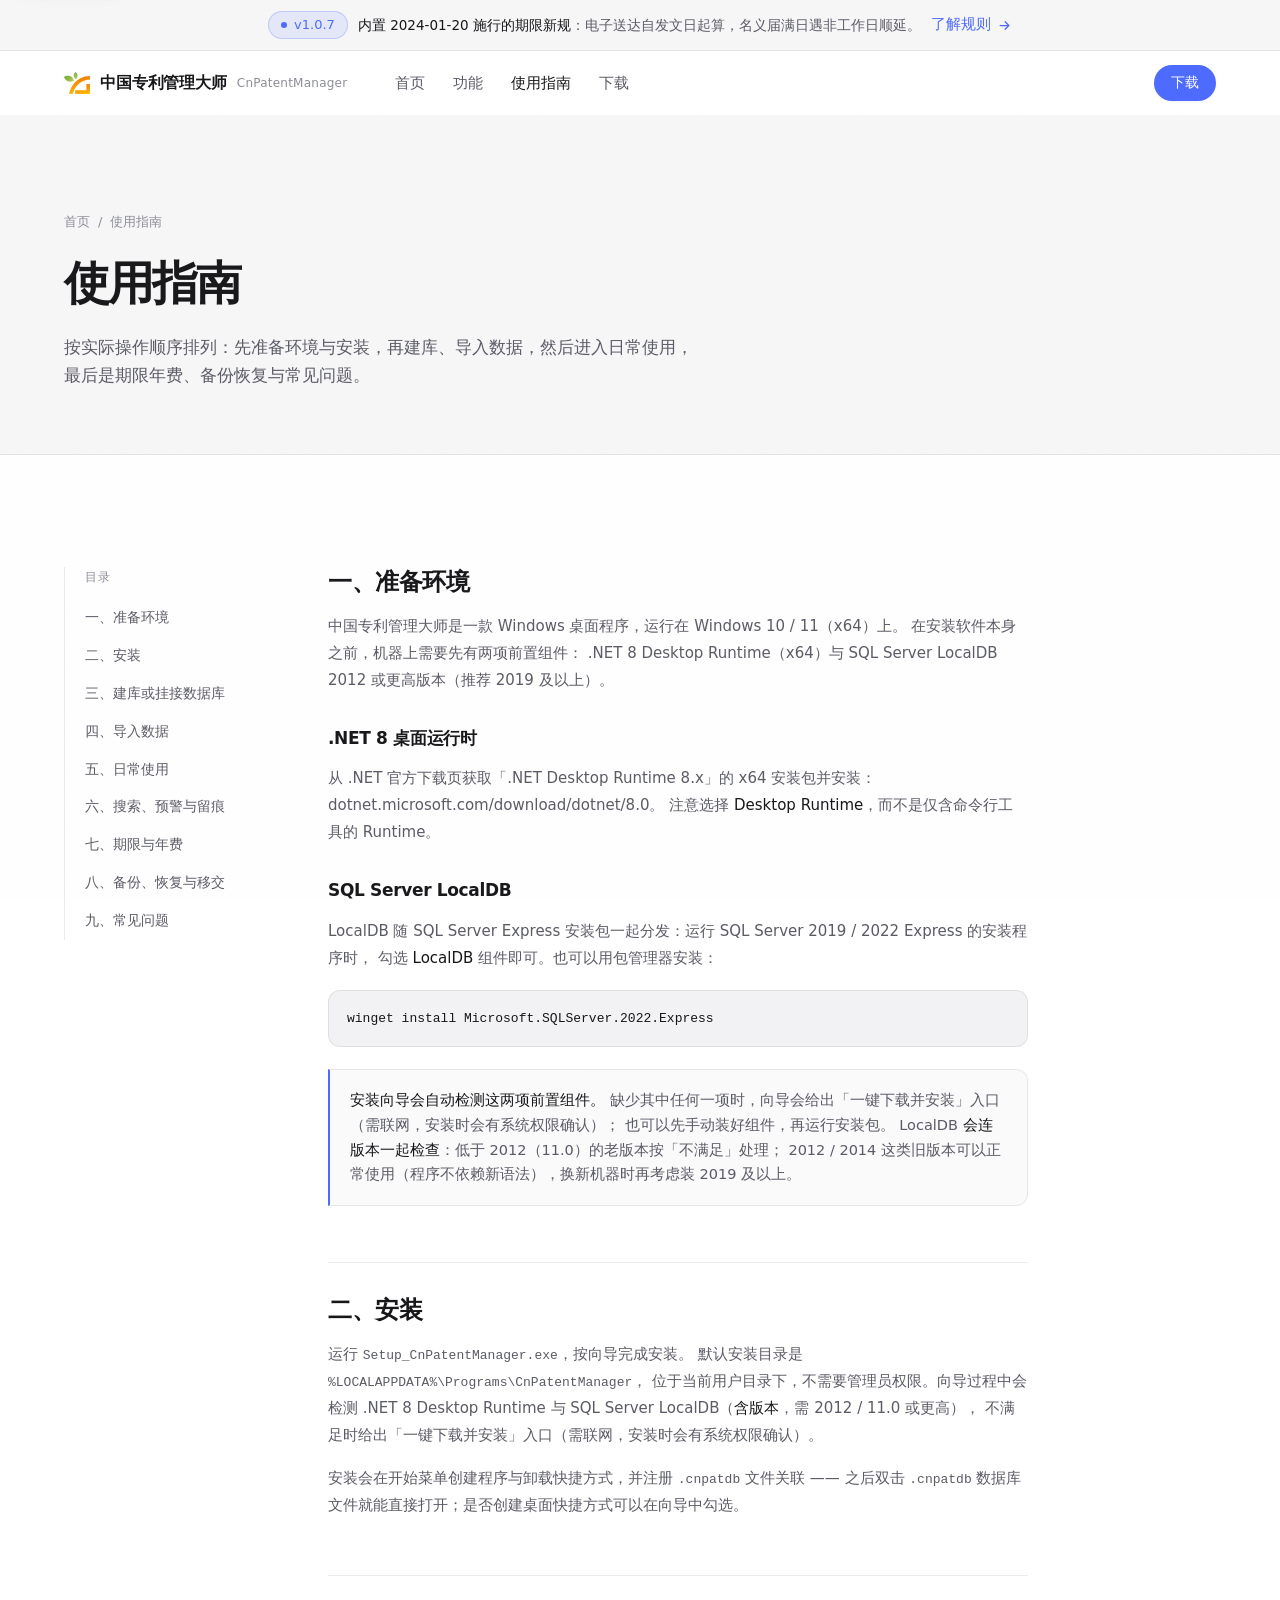
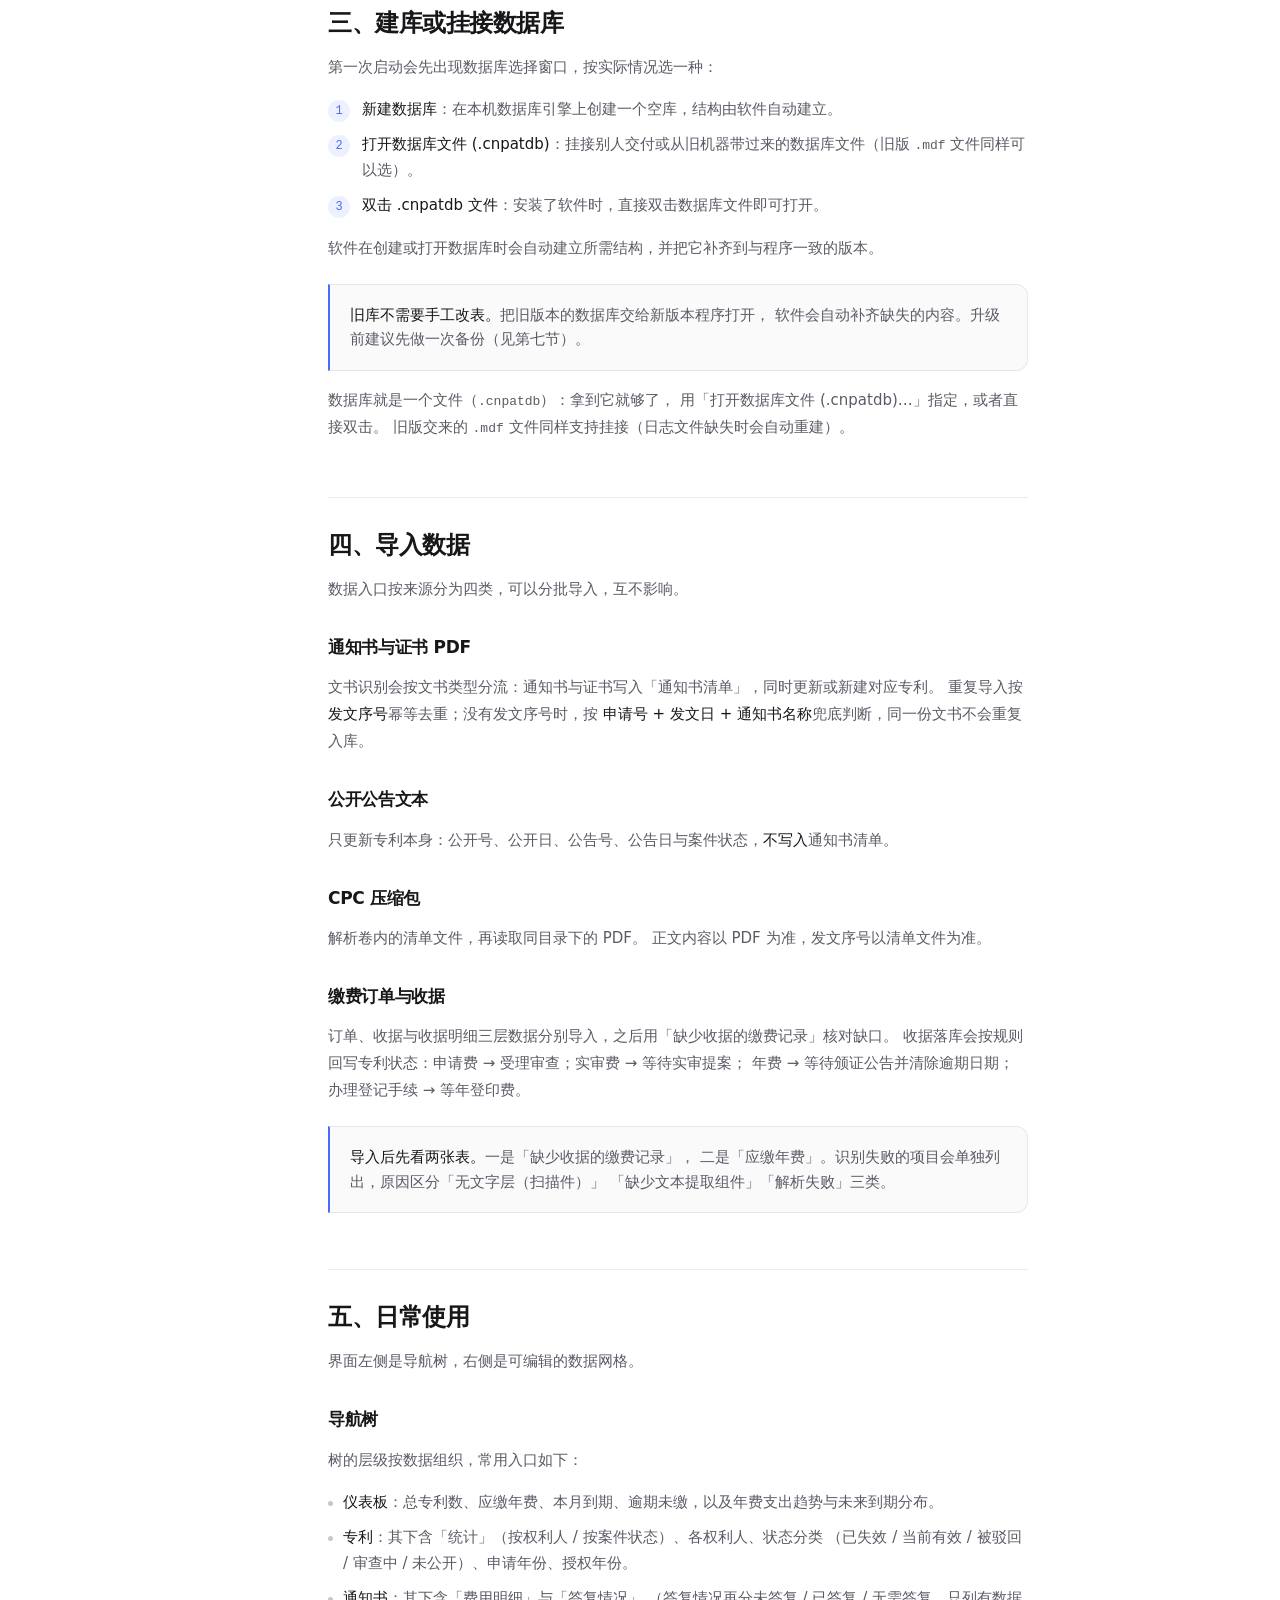
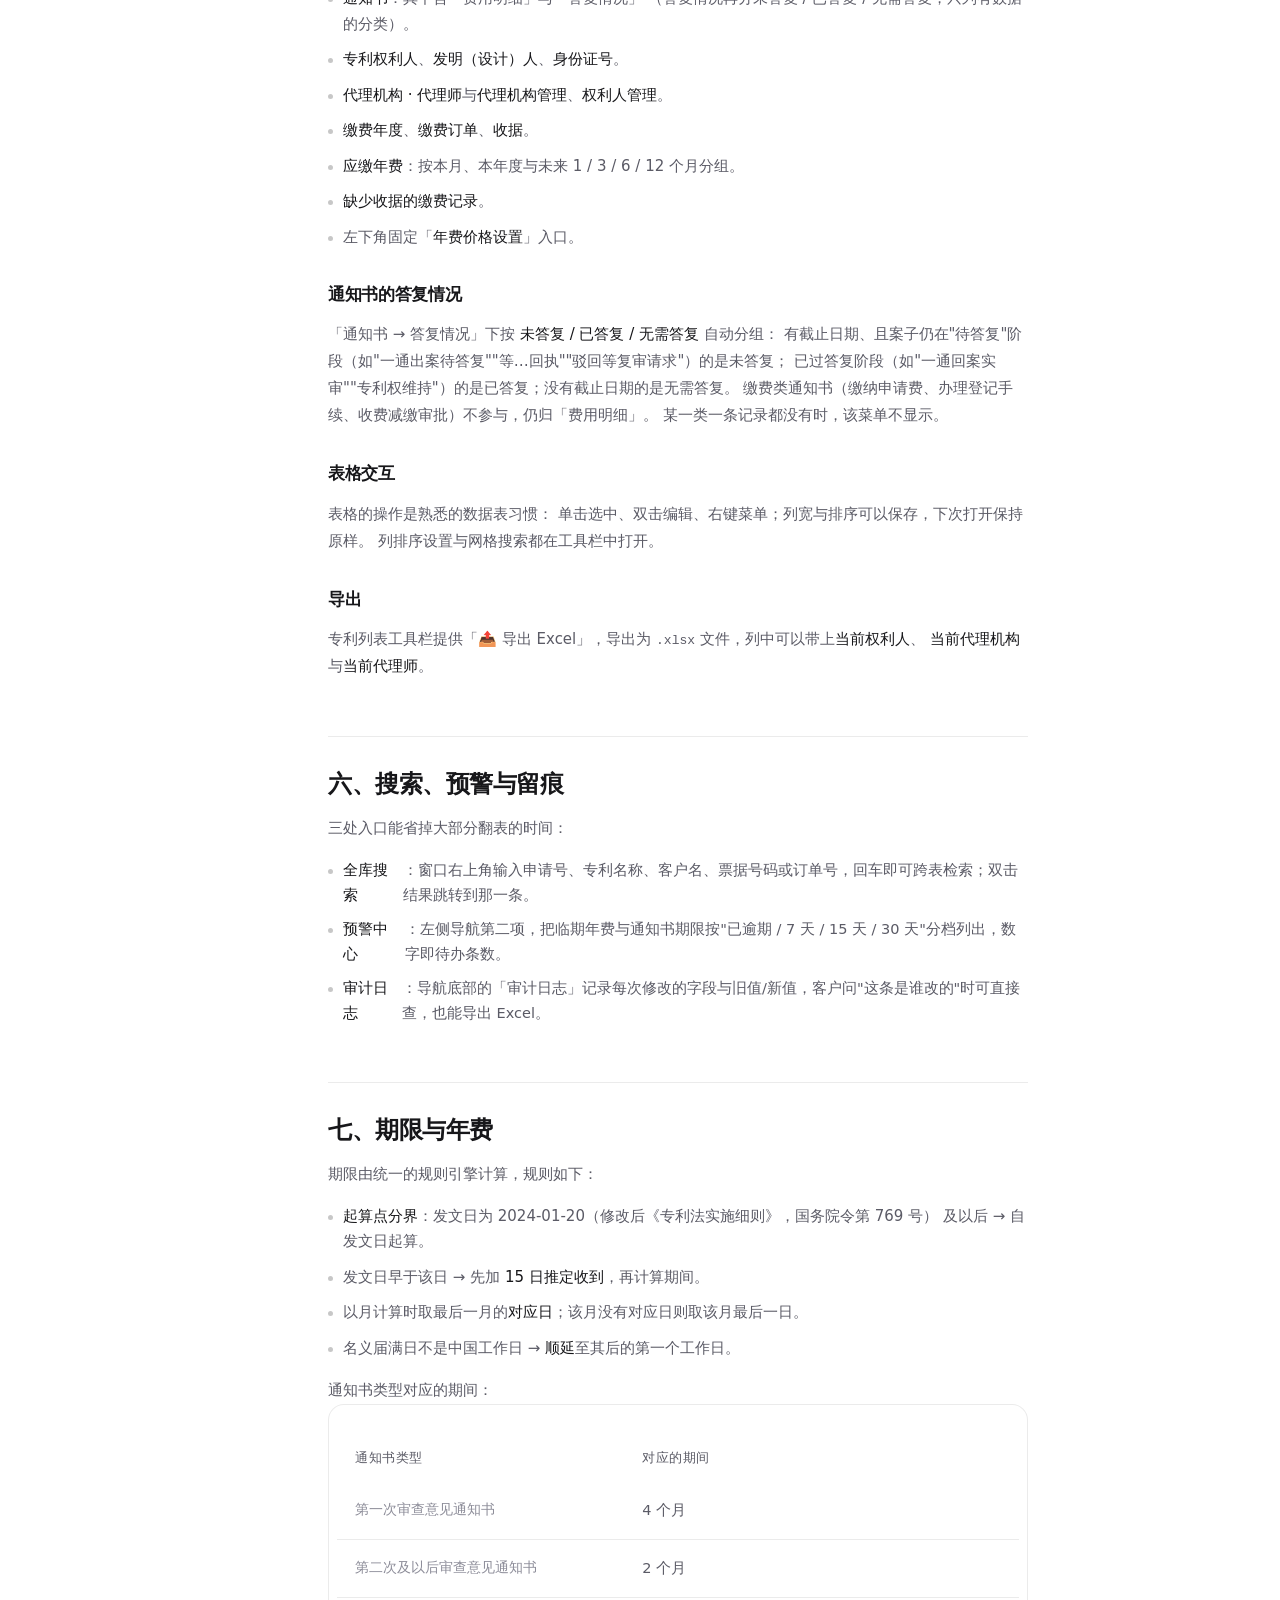
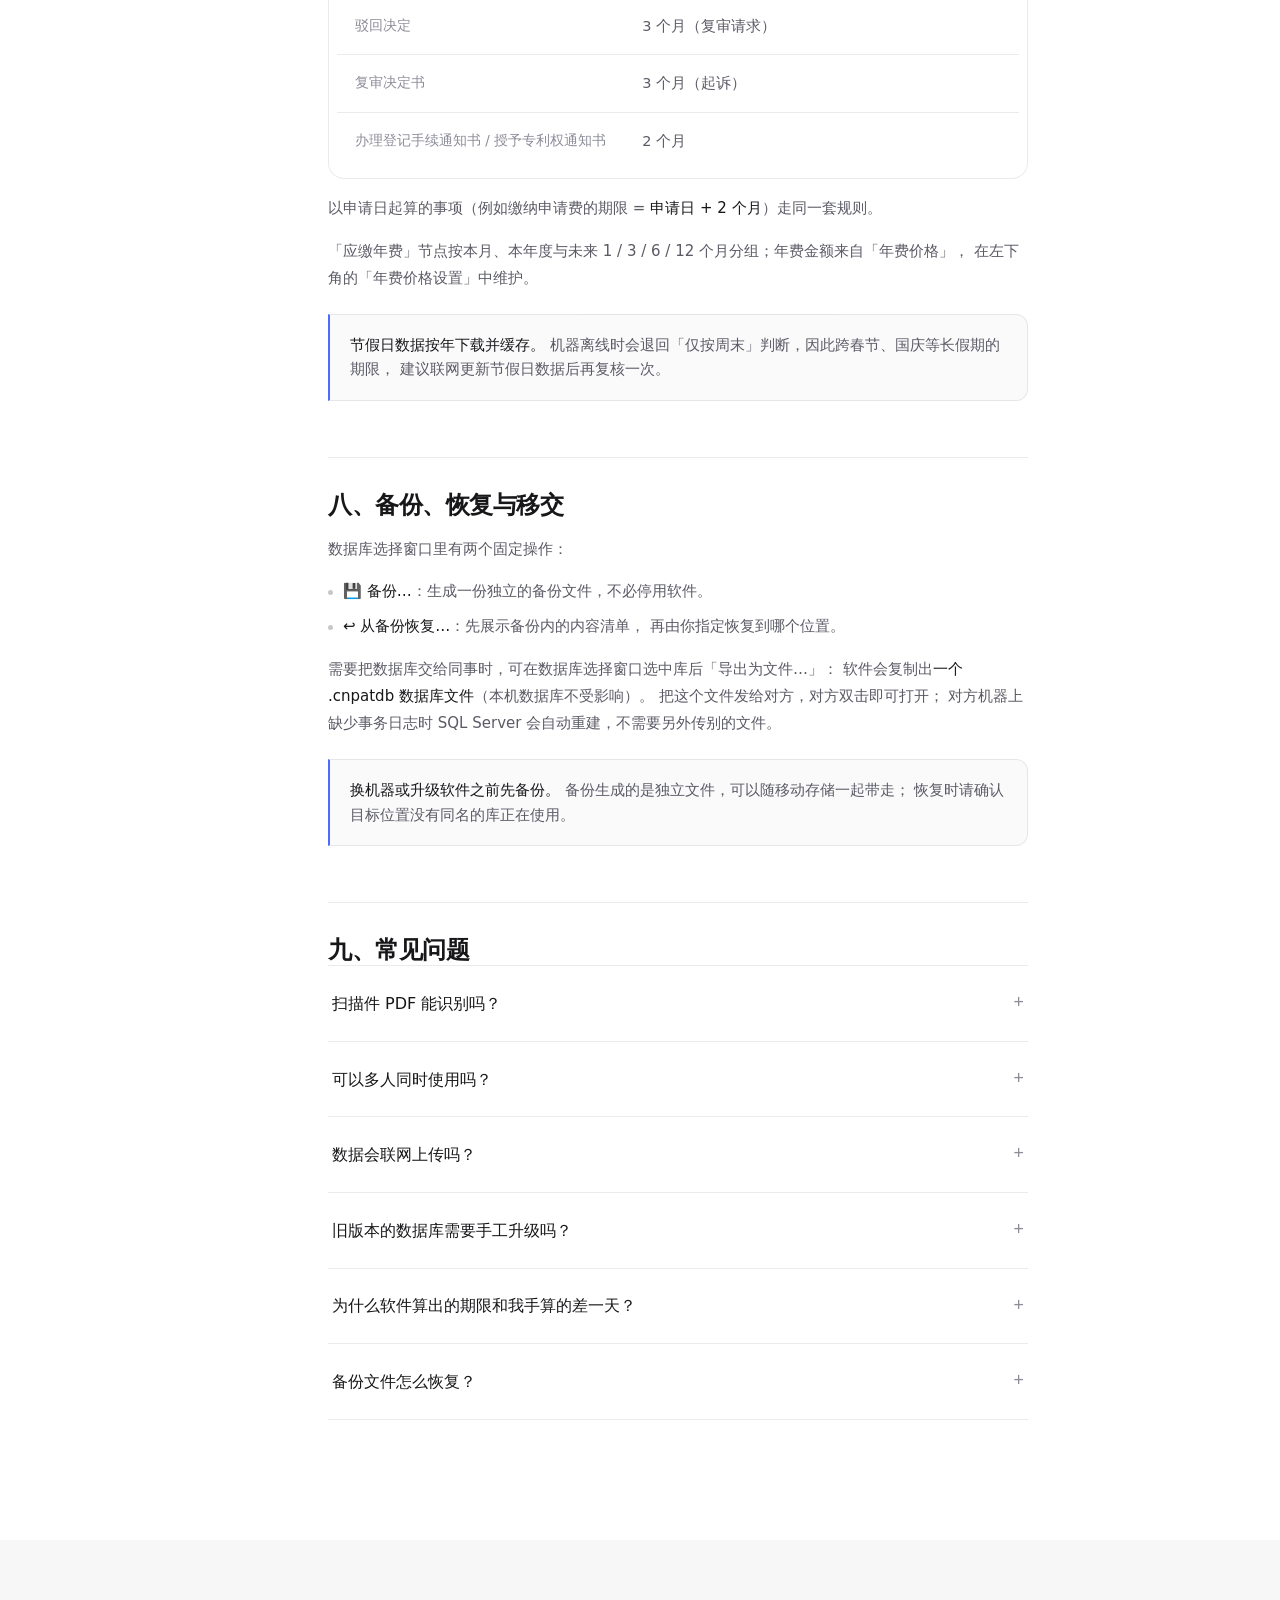
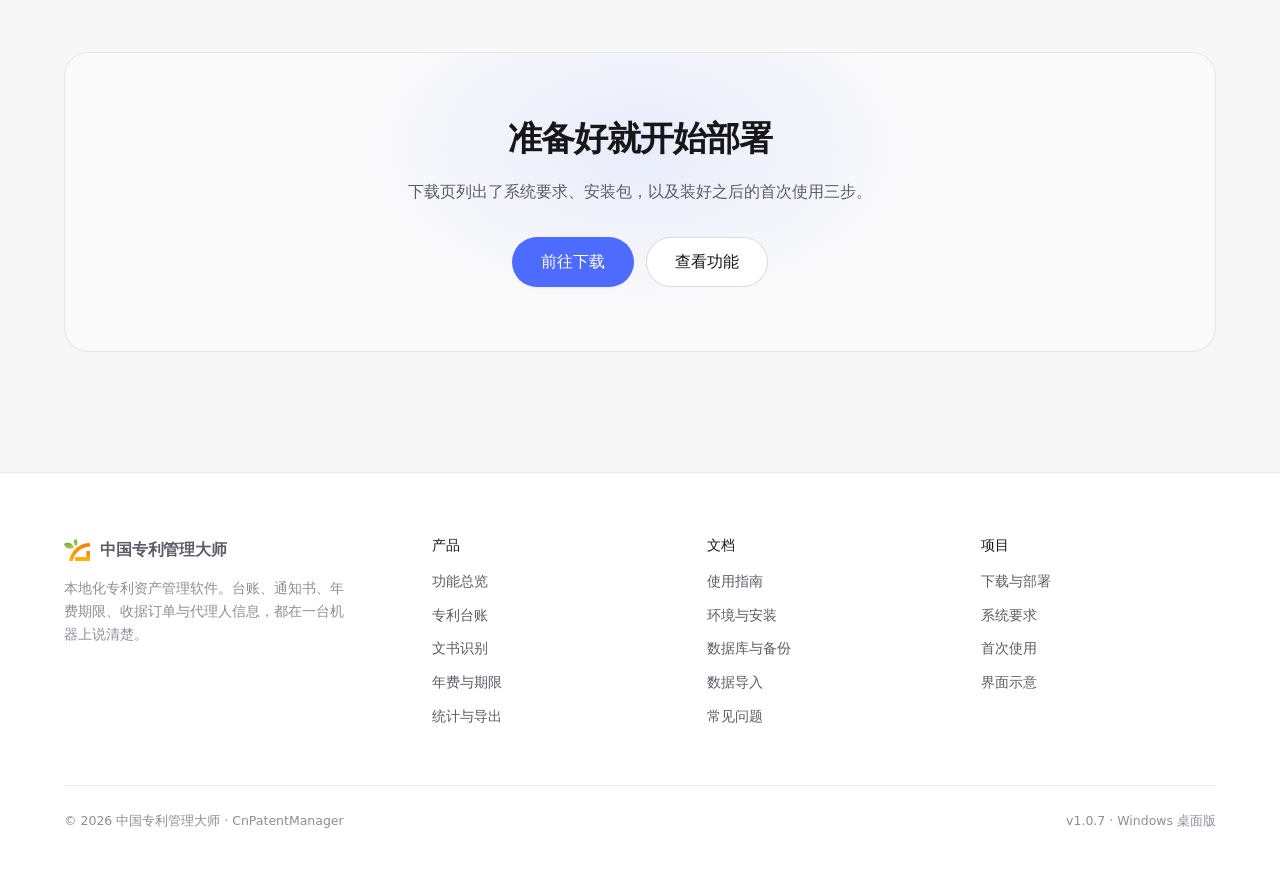
<file: guide.html>
<!DOCTYPE html>
<html lang="zh-CN" data-theme="light" data-accent="blue">
<head>
<meta charset="UTF-8">
<meta name="viewport" content="width=device-width, initial-scale=1">
<title>使用指南 · 中国专利管理大师</title>
<meta name="description" content="中国专利管理大师（CnPatentManager）使用指南：环境准备、安装、建库与挂接数据库、数据导入、日常使用、期限与年费、备份恢复与常见问题。">
<link rel="canonical" href="https://cnpatentmanager.cn/guide.html">
<meta property="og:type" content="article">
<meta property="og:site_name" content="中国专利管理大师">
<meta property="og:locale" content="zh_CN">
<meta property="og:title" content="使用指南 · 中国专利管理大师">
<meta property="og:description" content="按实际操作顺序排列：准备环境与安装、建库、导入数据、日常使用、期限年费、备份恢复与常见问题。">
<meta property="og:url" content="https://cnpatentmanager.cn/guide.html">
<meta property="og:image" content="https://cnpatentmanager.cn/assets/img/og-cover.png">
<meta property="og:image:width" content="1200">
<meta property="og:image:height" content="630">
<meta property="og:image:alt" content="中国专利管理大师 · 使用指南">
<meta name="twitter:card" content="summary_large_image">
<meta name="color-scheme" content="light dark">
<meta name="theme-color" content="#ffffff" media="(prefers-color-scheme: light)">
<meta name="theme-color" content="#0e0e10" media="(prefers-color-scheme: dark)">
<link rel="icon" href="assets/img/logo.ico" sizes="any">
<link rel="apple-touch-icon" href="assets/img/logo-mark.png">
<link rel="stylesheet" href="assets/css/style.css">
<script src="assets/js/theme-init.js"></script>
<script src="assets/js/main.js" defer></script>
<script src="assets/js/version.js" defer></script>
</head>
<body>

<a class="skip-link" href="#main">跳到主要内容</a>

<!-- ============================ 公告条 ============================ -->
<div class="notice-bar">
  <span class="pill pill-soft"><span class="dot"></span><span data-version>v1.0.5</span></span>
  <span><strong>内置 2024-01-20 施行的期限新规</strong>：电子送达自发文日起算，名义届满日遇非工作日顺延。</span>
  <a class="link-arrow" href="guide.html#deadline">了解规则
    <svg viewBox="0 0 24 24" fill="none" stroke="currentColor" stroke-width="2" stroke-linecap="round" stroke-linejoin="round"><path d="M5 12h14M13 6l6 6-6 6"/></svg>
  </a>
</div>

<!-- ============================ 导航 ============================ -->
<header class="nav" id="nav">
  <div class="container nav-inner">
    <a class="brand" href="index.html">
      <img src="assets/img/logo-mark.png" alt="">
      <span>中国专利管理大师</span>
      <span class="brand-sub">CnPatentManager</span>
    </a>
    <nav class="nav-links" id="navLinks">
      <a href="index.html">首页</a>
      <a href="features.html">功能</a>
      <a href="guide.html">使用指南</a>
      <a href="download.html">下载</a>
    </nav>
    <div class="nav-right">
      <a class="btn btn-primary btn-sm" href="download.html">下载</a>
      <button class="icon-btn nav-toggle" id="navToggle" type="button"
              aria-label="展开菜单" aria-expanded="false" aria-controls="navLinks">
        <svg viewBox="0 0 24 24" fill="none" stroke="currentColor" stroke-width="2" stroke-linecap="round"><path d="M4 7h16M4 12h16M4 17h16"/></svg>
      </button>
    </div>
  </div>
</header>

<main id="main">

  <!-- ============================ 页面头部 ============================ -->
  <section class="page-head">
    <div class="container">
      <nav class="breadcrumb" aria-label="面包屑导航">
        <a href="index.html">首页</a>
        <span aria-hidden="true">/</span>
        <span>使用指南</span>
      </nav>
      <h1>使用指南</h1>
      <p>按实际操作顺序排列：先准备环境与安装，再建库、导入数据，然后进入日常使用，
         最后是期限年费、备份恢复与常见问题。</p>
    </div>
  </section>

  <!-- ============================ 正文 ============================ -->
  <section class="section">
    <div class="container">
      <div class="doc-layout">

        <!-- 侧边目录 -->
        <aside class="toc reveal">
          <div class="toc-title">目录</div>
          <a href="#prepare">一、准备环境</a>
          <a href="#install">二、安装</a>
          <a href="#database">三、建库或挂接数据库</a>
          <a href="#import">四、导入数据</a>
          <a href="#daily">五、日常使用</a>
        <a href="#search">六、搜索、预警与留痕</a>
          <a href="#deadline">七、期限与年费</a>
          <a href="#backup">八、备份、恢复与移交</a>
          <a href="#faq">九、常见问题</a>
        </aside>

        <!-- 正文 -->
        <div class="prose reveal">

          <h2 id="prepare">一、准备环境</h2>
          <p>中国专利管理大师是一款 Windows 桌面程序，运行在 Windows 10 / 11（x64）上。
             在安装软件本身之前，机器上需要先有两项前置组件：
             .NET 8 Desktop Runtime（x64）与 SQL Server LocalDB 2012 或更高版本（推荐 2019 及以上）。</p>

          <h3>.NET 8 桌面运行时</h3>
          <p>从 .NET 官方下载页获取「.NET Desktop Runtime 8.x」的 x64 安装包并安装：
             <a href="https://dotnet.microsoft.com/download/dotnet/8.0" rel="noopener">dotnet.microsoft.com/download/dotnet/8.0</a>。
             注意选择 <strong>Desktop Runtime</strong>，而不是仅含命令行工具的 Runtime。</p>

          <h3>SQL Server LocalDB</h3>
          <p>LocalDB 随 SQL Server Express 安装包一起分发：运行 SQL Server 2019 / 2022 Express 的安装程序时，
             勾选 <strong>LocalDB</strong> 组件即可。也可以用包管理器安装：</p>
          <div class="code"><code>winget install Microsoft.SQLServer.2022.Express</code></div>
          <div class="callout"><strong>安装向导会自动检测这两项前置组件。</strong>
            缺少其中任何一项时，向导会给出「一键下载并安装」入口（需联网，安装时会有系统权限确认）；
            也可以先手动装好组件，再运行安装包。
            LocalDB <strong>会连版本一起检查</strong>：低于 2012（11.0）的老版本按「不满足」处理；
            2012 / 2014 这类旧版本可以正常使用（程序不依赖新语法），换新机器时再考虑装 2019 及以上。</div>

          <h2 id="install">二、安装</h2>
          <p>运行 <span class="mono tiny">Setup_CnPatentManager.exe</span>，按向导完成安装。
             默认安装目录是 <span class="mono tiny">%LOCALAPPDATA%\Programs\CnPatentManager</span>，
             位于当前用户目录下，不需要管理员权限。向导过程中会检测 .NET 8 Desktop Runtime 与
             SQL Server LocalDB（<strong>含版本</strong>，需 2012 / 11.0 或更高），
             不满足时给出「一键下载并安装」入口（需联网，安装时会有系统权限确认）。</p>
          <p>安装会在开始菜单创建程序与卸载快捷方式，并注册 <span class="mono tiny">.cnpatdb</span> 文件关联 ——
             之后双击 <span class="mono tiny">.cnpatdb</span> 数据库文件就能直接打开；是否创建桌面快捷方式可以在向导中勾选。</p>

          <h2 id="database">三、建库或挂接数据库</h2>
          <p>第一次启动会先出现数据库选择窗口，按实际情况选一种：</p>
          <ol>
            <li><span><strong>新建数据库</strong>：在本机数据库引擎上创建一个空库，结构由软件自动建立。</span></li>
            <li><span><strong>打开数据库文件 (.cnpatdb)</strong>：挂接别人交付或从旧机器带过来的数据库文件（旧版 <span class="mono tiny">.mdf</span> 文件同样可以选）。</span></li>
            <li><span><strong>双击 .cnpatdb 文件</strong>：安装了软件时，直接双击数据库文件即可打开。</span></li>
          </ol>
          <p>软件在创建或打开数据库时会自动建立所需结构，并把它补齐到与程序一致的版本。</p>
          <div class="callout"><strong>旧库不需要手工改表。</strong>把旧版本的数据库交给新版本程序打开，
            软件会自动补齐缺失的内容。升级前建议先做一次备份（见第七节）。</div>
          <p>数据库就是一个文件（<span class="mono tiny">.cnpatdb</span>）：拿到它就够了，
             用「打开数据库文件 (.cnpatdb)…」指定，或者直接双击。
             旧版交来的 <span class="mono tiny">.mdf</span> 文件同样支持挂接（日志文件缺失时会自动重建）。</p>

          <h2 id="import">四、导入数据</h2>
          <p>数据入口按来源分为四类，可以分批导入，互不影响。</p>

          <h3>通知书与证书 PDF</h3>
          <p>文书识别会按文书类型分流：通知书与证书写入「通知书清单」，同时更新或新建对应专利。
             重复导入按<strong>发文序号</strong>幂等去重；没有发文序号时，按
             <strong>申请号 + 发文日 + 通知书名称</strong>兜底判断，同一份文书不会重复入库。</p>

          <h3>公开公告文本</h3>
          <p>只更新专利本身：公开号、公开日、公告号、公告日与案件状态，<strong>不写入</strong>通知书清单。</p>

          <h3>CPC 压缩包</h3>
          <p>解析卷内的清单文件，再读取同目录下的 PDF。
             正文内容以 PDF 为准，发文序号以清单文件为准。</p>

          <h3>缴费订单与收据</h3>
          <p>订单、收据与收据明细三层数据分别导入，之后用「缺少收据的缴费记录」核对缺口。
             收据落库会按规则回写专利状态：申请费 → 受理审查；实审费 → 等待实审提案；
             年费 → 等待颁证公告并清除逾期日期；办理登记手续 → 等年登印费。</p>

          <div class="callout"><strong>导入后先看两张表。</strong>一是「缺少收据的缴费记录」，
            二是「应缴年费」。识别失败的项目会单独列出，原因区分「无文字层（扫描件）」
            「缺少文本提取组件」「解析失败」三类。</div>

          <h2 id="daily">五、日常使用</h2>
          <p>界面左侧是导航树，右侧是可编辑的数据网格。</p>

          <h3>导航树</h3>
          <p>树的层级按数据组织，常用入口如下：</p>
          <ul>
            <li><span><strong>仪表板</strong>：总专利数、应缴年费、本月到期、逾期未缴，以及年费支出趋势与未来到期分布。</span></li>
            <li><span><strong>专利</strong>：其下含「统计」（按权利人 / 按案件状态）、各权利人、状态分类
                （已失效 / 当前有效 / 被驳回 / 审查中 / 未公开）、申请年份、授权年份。</span></li>
            <li><span><strong>通知书</strong>：其下含「费用明细」与「答复情况」
                （答复情况再分未答复 / 已答复 / 无需答复，只列有数据的分类）。</span></li>
            <li><span><strong>专利权利人</strong>、<strong>发明（设计）人</strong>、<strong>身份证号</strong>。</span></li>
            <li><span><strong>代理机构 · 代理师</strong>与<strong>代理机构管理</strong>、<strong>权利人管理</strong>。</span></li>
            <li><span><strong>缴费年度</strong>、<strong>缴费订单</strong>、<strong>收据</strong>。</span></li>
            <li><span><strong>应缴年费</strong>：按本月、本年度与未来 1 / 3 / 6 / 12 个月分组。</span></li>
            <li><span><strong>缺少收据的缴费记录</strong>。</span></li>
            <li><span>左下角固定「<strong>年费价格设置</strong>」入口。</span></li>
          </ul>

          <h3>通知书的答复情况</h3>
          <p>「通知书 → 答复情况」下按 <strong>未答复 / 已答复 / 无需答复</strong> 自动分组：
             有截止日期、且案子仍在"待答复"阶段（如"一通出案待答复""等…回执""驳回等复审请求"）的是未答复；
             已过答复阶段（如"一通回案实审""专利权维持"）的是已答复；没有截止日期的是无需答复。
             缴费类通知书（缴纳申请费、办理登记手续、收费减缴审批）不参与，仍归「费用明细」。
             某一类一条记录都没有时，该菜单不显示。</p>

          <h3>表格交互</h3>
          <p>表格的操作是熟悉的数据表习惯：
             单击选中、双击编辑、右键菜单；列宽与排序可以保存，下次打开保持原样。
             列排序设置与网格搜索都在工具栏中打开。</p>

          <h3>导出</h3>
          <p>专利列表工具栏提供「📤 导出 Excel」，导出为
             <span class="mono tiny">.xlsx</span> 文件，列中可以带上<strong>当前权利人</strong>、
             <strong>当前代理机构</strong>与<strong>当前代理师</strong>。</p>

          <h2 id="search">六、搜索、预警与留痕</h2>
<p>三处入口能省掉大部分翻表的时间：</p>
<ul class="check-list mt-14">
  <li><strong>全库搜索</strong>：窗口右上角输入申请号、专利名称、客户名、票据号码或订单号，回车即可跨表检索；双击结果跳转到那一条。</li>
  <li><strong>预警中心</strong>：左侧导航第二项，把临期年费与通知书期限按"已逾期 / 7 天 / 15 天 / 30 天"分档列出，数字即待办条数。</li>
  <li><strong>审计日志</strong>：导航底部的「审计日志」记录每次修改的字段与旧值/新值，客户问"这条是谁改的"时可直接查，也能导出 Excel。</li>
</ul>
<h2 id="deadline">七、期限与年费</h2>
          <p>期限由统一的规则引擎计算，规则如下：</p>
          <ul>
            <li><span><strong>起算点分界</strong>：发文日为 2024-01-20（修改后《专利法实施细则》，国务院令第 769 号）
                及以后 → 自发文日起算。</span></li>
            <li><span>发文日早于该日 → 先加 <strong>15 日推定收到</strong>，再计算期间。</span></li>
            <li><span>以月计算时取最后一月的<strong>对应日</strong>；该月没有对应日则取该月最后一日。</span></li>
            <li><span>名义届满日不是中国工作日 → <strong>顺延</strong>至其后的第一个工作日。</span></li>
          </ul>
          <p>通知书类型对应的期间：</p>
          <div class="card card-table">
            <table class="spec-table">
              <thead>
                <tr><th>通知书类型</th><th>对应的期间</th></tr>
              </thead>
              <tbody>
                <tr><th>第一次审查意见通知书</th><td>4 个月</td></tr>
                <tr><th>第二次及以后审查意见通知书</th><td>2 个月</td></tr>
                <tr><th>驳回决定</th><td>3 个月（复审请求）</td></tr>
                <tr><th>复审决定书</th><td>3 个月（起诉）</td></tr>
                <tr><th>办理登记手续通知书 / 授予专利权通知书</th><td>2 个月</td></tr>
              </tbody>
            </table>
          </div>
          <p>以申请日起算的事项（例如缴纳申请费的期限 = <strong>申请日 + 2 个月</strong>）走同一套规则。</p>
          <p>「应缴年费」节点按本月、本年度与未来 1 / 3 / 6 / 12 个月分组；年费金额来自「年费价格」，
             在左下角的「年费价格设置」中维护。</p>
          <div class="callout"><strong>节假日数据按年下载并缓存。</strong>
            机器离线时会退回「仅按周末」判断，因此跨春节、国庆等长假期的期限，
            建议联网更新节假日数据后再复核一次。</div>

          <h2 id="backup">八、备份、恢复与移交</h2>
          <p>数据库选择窗口里有两个固定操作：</p>
          <ul>
            <li><span><strong>💾 备份…</strong>：生成一份独立的备份文件，不必停用软件。</span></li>
            <li><span><strong>↩ 从备份恢复…</strong>：先展示备份内的内容清单，
                再由你指定恢复到哪个位置。</span></li>
          </ul>
          <p>需要把数据库交给同事时，可在数据库选择窗口选中库后「导出为文件…」：
             软件会复制出<strong>一个 .cnpatdb 数据库文件</strong>（本机数据库不受影响）。
             把这个文件发给对方，对方双击即可打开；
             对方机器上缺少事务日志时 SQL Server 会自动重建，不需要另外传别的文件。</p>
          <div class="callout"><strong>换机器或升级软件之前先备份。</strong>
             备份生成的是独立文件，可以随移动存储一起带走；
             恢复时请确认目标位置没有同名的库正在使用。</div>

          <h2 id="faq">九、常见问题</h2>
          <div class="faq">
            <details>
              <summary>扫描件 PDF 能识别吗？</summary>
              <div class="faq-body">
                <p>2020—2022 年间的部分通知书 PDF 没有文字层，本质是扫描图片，任何纯文本提取都读不出内容。
                   软件不会静默失败，而是明确区分「无文字层（扫描件）」「缺少文本提取组件」「解析失败」三种原因并逐一提示，
                   这类文书需要手工补录。</p>
              </div>
            </details>
            <details>
              <summary>可以多人同时使用吗？</summary>
              <div class="faq-body">
                <p>软件定位是单机使用：数据以一个本机数据库文件的形式存在，通过文件交接共享，
                   不提供多用户并发写入。多人协作时，建议由一个人维护主库，
                   需要交给他人时导出这个 .cnpatdb 数据库文件即可。</p>
              </div>
            </details>
            <details>
              <summary>数据会联网上传吗？</summary>
              <div class="faq-body">
                <p>不会。所有业务数据保存在本机数据库文件中。
                   联网只用于两件事：按年下载法定节假日与调休数据（下载后缓存，可离线使用），
                   以及安装向导在缺少前置组件时提供官方下载入口。</p>
              </div>
            </details>
            <details>
              <summary>旧版本的数据库需要手工升级吗？</summary>
              <div class="faq-body">
                <p>不需要。软件在打开旧版本数据库时会自动把结构补齐到与程序一致的版本。
                   升级前建议先备份一次，便于随时回退。</p>
              </div>
            </details>
            <details>
              <summary>为什么软件算出的期限和我手算的差一天？</summary>
              <div class="faq-body">
                <p>先看起算点：2024-01-20 及以后发文的通知书<strong>自发文日</strong>起算；
                   早于该日的先加 <strong>15 日推定收到</strong>再计算。再看顺延：名义届满日不是中国工作日时，
                   软件会顺延至其后的第一个工作日。此外，以月计算时如果目标月份没有对应日，
                   取该月最后一日。手工计算时漏掉顺延或按错起算点，结果就会相差一两天。</p>
                <p>如果机器长时间离线，软件只按周末判断工作日，法定节假日与调休带来的差异需要联网更新节假日数据后再复核。</p>
              </div>
            </details>
            <details>
              <summary>备份文件怎么恢复？</summary>
              <div class="faq-body">
                <p>打开数据库选择窗口，点「↩ 从备份恢复…」，选择备份文件。
                   软件会先展示备份内的内容清单，再由你指定恢复到哪个位置。
                   恢复前请确认目标位置没有同名的库正在使用。</p>
              </div>
            </details>
          </div>

        </div>
      </div>
    </div>
  </section>

  <!-- ============================ CTA ============================ -->
  <section class="section section-soft">
    <div class="container">
      <div class="cta reveal">
        <h2>准备好就开始部署</h2>
        <p>下载页列出了系统要求、安装包，以及装好之后的首次使用三步。</p>
        <div class="btn-row center">
          <a class="btn btn-primary btn-lg" href="download.html">前往下载</a>
          <a class="btn btn-ghost btn-lg" href="features.html">查看功能</a>
        </div>
      </div>
    </div>
  </section>

</main>

<!-- ============================ 页脚 ============================ -->
<footer class="footer">
  <div class="container">
    <div class="footer-top">
      <div>
        <a class="brand" href="index.html">
          <img src="assets/img/logo-mark.png" alt="">
          <span>中国专利管理大师</span>
        </a>
        <p class="footer-note">本地化专利资产管理软件。台账、通知书、年费期限、收据订单与代理人信息，都在一台机器上说清楚。</p>
      </div>
      <div>
        <h4>产品</h4>
        <ul>
          <li><a href="features.html">功能总览</a></li>
          <li><a href="features.html#patents">专利台账</a></li>
          <li><a href="features.html#documents">文书识别</a></li>
          <li><a href="features.html#deadline">年费与期限</a></li>
          <li><a href="features.html#statistics">统计与导出</a></li>
        </ul>
      </div>
      <div>
        <h4>文档</h4>
        <ul>
          <li><a href="guide.html">使用指南</a></li>
          <li><a href="guide.html#install">环境与安装</a></li>
          <li><a href="guide.html#database">数据库与备份</a></li>
          <li><a href="guide.html#import">数据导入</a></li>
          <li><a href="guide.html#faq">常见问题</a></li>
        </ul>
      </div>
      <div>
        <h4>项目</h4>
        <ul>
          <li><a href="download.html">下载与部署</a></li>
          <li><a href="download.html#requirements">系统要求</a></li>
          <li><a href="download.html#first-run">首次使用</a></li>
          <li><a href="index.html#screens">界面示意</a></li>
        </ul>
      </div>
    </div>
    <div class="footer-bottom">
      <span>© <span data-year>2026</span> 中国专利管理大师 · CnPatentManager</span>
      <span class="grow"></span>
      <span><span data-version>v1.0.5</span> · Windows 桌面版</span>
      <!-- 备案号位：本站在境外托管（GitHub Pages 美国节点），按现行规定无需工信部 ICP 备案，
           因此保持注释状态——不要显示空号。将来若迁到国内服务器 / 对象存储并完成备案，
           把下面一行取消注释，并把占位号换成实际备案号。
      <span class="footer-icp"><a href="https://beian.miit.gov.cn/" target="_blank" rel="noopener">XX省ICP备00000000号-1</a></span>
      -->
    </div>
  </div>
</footer>

</body>
</html>
</file>
<file: assets/css/style.css>
/* ==========================================================================
   中国专利管理大师 · 产品网站
   设计系统：DeepSeek 官网式极简风（留白、细边框、单一强调色、克制的动效）
   作者：CnPatentManager 项目
   ========================================================================== */

/* --------------------------------------------------------------------------
   1. 设计令牌
   -------------------------------------------------------------------------- */
:root {
  /* 中性色（浅色主题） */
  --bg:          #ffffff;
  --bg-soft:     #f7f7f8;
  --bg-sunken:   #f2f2f4;
  --surface:     #ffffff;
  --surface-2:   #fafafb;

  --text:        #17171a;
  --text-2:      #5b5b66;
  --text-3:      #8d8d99;

  --line:        rgba(0, 0, 0, 0.08);
  --line-2:      rgba(0, 0, 0, 0.14);
  --line-3:      rgba(0, 0, 0, 0.22);

  /* 强调色：默认对齐 DeepSeek 品牌蓝 #4D6BFE
     切换方式见 assets/js/theme-init.js 顶部常量，或直接改本文件的 data-accent 变体
     --accent      填充色（按钮底色、色块、装饰）
     --accent-text 文字/图标色（在背景上要保证可读性，所以常比 --accent 更深）
     --accent-ink  填充色之上的文字色 */
  --accent:      #4d6bfe;
  --accent-ink:  #ffffff;
  --accent-soft: rgba(77, 107, 254, 0.10);
  --accent-line: rgba(77, 107, 254, 0.26);
  --accent-text: var(--accent);

  /* 语义色（仅用于状态点/微标签，保持克制） */
  --ok:          #12a150;
  --warn:        #d97706;
  --danger:      #dc2626;

  /* 圆角：容器软、内部紧，形成可嵌套的层级（内层卡片的圆角写在「卡片与网格」一节） */
  --r-xs:   6px;
  --r-sm:   8px;
  --r:      12px;
  --r-lg:   16px;
  --r-xl:   24px;
  --r-pill: 999px;

  /* 排版
     Inter 没有随站点分发（站点无 CDN、无依赖），写进字体栈只会让「装了 Inter 的
     访客看到一个版本、没装的看到另一个」。改成确定性的系统字体栈：拉丁优先
     Segoe UI Variable（Win11）/ Segoe UI，中文优先苹方 / 微软雅黑，各平台观感一致。
     --font-display 只给大字号标题用：Display 光学尺寸在 40px 以上更紧、更挺拔。 */
  --font: "Segoe UI Variable Text", system-ui, -apple-system, "Segoe UI",
          "PingFang SC", "Microsoft YaHei UI", "Microsoft YaHei",
          "Hiragino Sans GB", "Noto Sans CJK SC", sans-serif;
  --font-display: "Segoe UI Variable Display", "Segoe UI Variable Text", system-ui,
          -apple-system, "Segoe UI", "PingFang SC", "Microsoft YaHei UI",
          "Microsoft YaHei", "Hiragino Sans GB", sans-serif;
  --mono: ui-monospace, SFMono-Regular, "JetBrains Mono", "Cascadia Mono",
          Consolas, "Courier New", monospace;

  /* 版心 */
  --maxw: 1200px;
  --maxw-narrow: 780px;
  --gutter: 24px;
  --nav-h: 64px;
  --nav-blur-bg: rgba(255, 255, 255, 0.82);

  /* 动效 */
  --ease: cubic-bezier(0.22, 0.61, 0.36, 1);
  --ease-out: cubic-bezier(0.16, 1, 0.3, 1);
  --dur:  0.22s;

  /* 层级：统一在这里排，页面里不再出现裸 z-index */
  --z-grain: 1;
  --z-nav:   100;
  --z-skip:  200;

  /* 阴影：不用纯黑，统一染上背景的冷调（RGB 18,22,45）；只做轻微投影 —— 分层仍以边框为主 */
  --shadow-tint: 18, 22, 45;
  --shadow-1: 0 1px 2px rgba(var(--shadow-tint), 0.05);
  --shadow-2: 0 10px 30px -14px rgba(var(--shadow-tint), 0.22), 0 2px 6px rgba(var(--shadow-tint), 0.05);
  --shadow-win: 0 30px 72px -30px rgba(var(--shadow-tint), 0.32), 0 6px 16px -8px rgba(var(--shadow-tint), 0.12);
}

/* 深色主题 */
[data-theme="dark"] {
  --bg:        #0e0e10;
  --bg-soft:   #161618;
  --bg-sunken: #1c1c1f;
  --surface:   #141416;
  --surface-2: #191a1d;

  --text:      #ededf2;
  --text-2:    #a2a2ad;
  --text-3:    #74747f;

  --line:      rgba(255, 255, 255, 0.10);
  --line-2:    rgba(255, 255, 255, 0.16);
  --line-3:    rgba(255, 255, 255, 0.26);
  --nav-blur-bg: rgba(14, 14, 16, 0.78);

  --accent:      #6d86ff;
  --accent-soft: rgba(109, 134, 255, 0.14);
  --accent-line: rgba(109, 134, 255, 0.34);

  --ok:     #34d07f;
  --warn:   #f0a63c;
  --danger: #f4645f;

  --shadow-tint: 0, 0, 0;
  --shadow-1: 0 1px 2px rgba(0, 0, 0, 0.45);
  --shadow-2: 0 10px 30px -14px rgba(0, 0, 0, 0.65), 0 2px 6px rgba(0, 0, 0, 0.4);
  --shadow-win: 0 30px 72px -30px rgba(0, 0, 0, 0.8), 0 6px 16px -8px rgba(0, 0, 0, 0.55);
}

/* --------------------------------------------------------------------------
   强调色备选方案（在 <html data-accent="…"> 上切换；默认 deepseek 蓝）
   blue   DeepSeek 品牌蓝 —— 默认
   green  取自软件 logo 叶片的嫩绿
   orange 软件 logo 的品牌橙
   ink    纯墨黑 / 深色模式下的纯白（最接近黑白极简）
   -------------------------------------------------------------------------- */
[data-accent="blue"] {
  --accent:      #4d6bfe;
  --accent-soft: rgba(77, 107, 254, 0.10);
  --accent-line: rgba(77, 107, 254, 0.26);
  --accent-text: var(--accent);
}
[data-theme="dark"][data-accent="blue"] {
  --accent:      #6d86ff;
  --accent-soft: rgba(109, 134, 255, 0.14);
  --accent-line: rgba(109, 134, 255, 0.34);
  --accent-text: #8d9fff;
}

/* 嫩绿：取自 logo 左上角叶片（#8CC63F ~ #A9C245）。
   填充色偏亮，所以配深墨绿的 --accent-ink，文字色另取更深的绿保证可读性。 */
[data-accent="green"] {
  --accent:      #8cc63f;
  --accent-ink:  #12240a;
  --accent-soft: rgba(140, 198, 63, 0.16);
  --accent-line: rgba(140, 198, 63, 0.42);
  --accent-text: #4c8420;
}
[data-theme="dark"][data-accent="green"] {
  --accent:      #a6da5c;
  --accent-ink:  #10200a;
  --accent-soft: rgba(166, 218, 92, 0.16);
  --accent-line: rgba(166, 218, 92, 0.34);
  --accent-text: #a6da5c;
}

[data-accent="orange"] {
  --accent:      #e8790f;
  --accent-soft: rgba(232, 121, 15, 0.11);
  --accent-line: rgba(232, 121, 15, 0.28);
  --accent-text: #b9550a;
}
[data-theme="dark"][data-accent="orange"] {
  --accent:      #f5943a;
  --accent-soft: rgba(245, 148, 58, 0.15);
  --accent-line: rgba(245, 148, 58, 0.34);
  --accent-text: #f0a24a;
}

[data-accent="ink"] {
  --accent:      #17171a;
  --accent-soft: rgba(0, 0, 0, 0.055);
  --accent-line: rgba(0, 0, 0, 0.18);
}
[data-theme="dark"][data-accent="ink"] {
  --accent:      #f2f2f5;
  --accent-ink:  #111114;
  --accent-soft: rgba(255, 255, 255, 0.10);
  --accent-line: rgba(255, 255, 255, 0.24);
}

/* --------------------------------------------------------------------------
   2. 基础重置
   -------------------------------------------------------------------------- */
*, *::before, *::after { box-sizing: border-box; }

html {
  scroll-behavior: smooth;
  scroll-padding-top: calc(var(--nav-h) + 24px);
  -webkit-text-size-adjust: 100%;
}

body {
  margin: 0;
  background: var(--bg);
  color: var(--text);
  font-family: var(--font);
  font-size: 16px;
  line-height: 1.7;
  font-feature-settings: "kern" 1;
  font-optical-sizing: auto;
  -webkit-font-smoothing: antialiased;
  -moz-osx-font-smoothing: grayscale;
  transition: background-color var(--dur) var(--ease), color var(--dur) var(--ease);
}

/* 颗粒：一层固定的极淡噪点，打断纯色块的「数字平坦感」。
   纯 CSS 内联 SVG，不引外部资源；pointer-events 关掉，不影响任何交互。 */
body::after {
  content: "";
  position: fixed;
  inset: 0;
  z-index: var(--z-grain);
  pointer-events: none;
  opacity: 0.032;
  background-image: url("data:image/svg+xml,%3Csvg xmlns='http://www.w3.org/2000/svg' width='160' height='160'%3E%3Cfilter id='n'%3E%3CfeTurbulence type='fractalNoise' baseFrequency='0.8' numOctaves='3' stitchTiles='stitch'/%3E%3CfeColorMatrix type='saturate' values='0'/%3E%3C/filter%3E%3Crect width='160' height='160' filter='url(%23n)'/%3E%3C/svg%3E");
}
[data-theme="dark"] body::after { opacity: 0.05; }

h1, h2, h3, h4, h5 {
  margin: 0;
  font-family: var(--font-display);
  font-weight: 600;
  line-height: 1.25;
  letter-spacing: -0.02em;
  color: var(--text);
  text-wrap: balance;
}

/* 中文标点会把末行顶成一个孤字，交给浏览器做断行优化；不支持的浏览器原样退让 */
p { margin: 0; text-wrap: pretty; }

/* 键盘用户跳过导航（默认贴到视口外，聚焦时滑入） */
.skip-link {
  position: fixed;
  left: 12px;
  top: -64px;
  z-index: var(--z-skip);
  padding: 10px 16px;
  border: 1px solid var(--line-2);
  border-radius: var(--r-sm);
  background: var(--surface);
  color: var(--text);
  font-size: 14px;
  font-weight: 500;
  box-shadow: var(--shadow-2);
  transition: top 0.18s var(--ease);
}
.skip-link:focus { top: 12px; color: var(--text); }

a {
  color: inherit;
  text-decoration: none;
  transition: color var(--dur) var(--ease), opacity var(--dur) var(--ease);
}
a:hover { color: var(--accent-text); }

img { max-width: 100%; display: block; }

ul, ol { margin: 0; padding: 0; list-style: none; }

button { font: inherit; color: inherit; cursor: pointer; }

code, kbd, pre { font-family: var(--mono); font-size: 0.875em; }

::selection { background: var(--accent-soft); }

:focus-visible {
  outline: 2px solid var(--accent);
  outline-offset: 3px;
  border-radius: 4px;
}

/* 滚动条（桌面端极细） */
@supports selector(::-webkit-scrollbar) {
  ::-webkit-scrollbar { width: 10px; height: 10px; }
  ::-webkit-scrollbar-track { background: transparent; }
  ::-webkit-scrollbar-thumb {
    background: var(--line-2);
    border: 3px solid var(--bg);
    border-radius: var(--r-pill);
  }
  ::-webkit-scrollbar-thumb:hover { background: var(--line-3); }
}

/* --------------------------------------------------------------------------
   3. 布局
   -------------------------------------------------------------------------- */
.container {
  width: 100%;
  max-width: var(--maxw);
  margin-inline: auto;
  padding-inline: var(--gutter);
}
.container-narrow { max-width: var(--maxw-narrow); }

/* 上下内边距不是镜像值：底部略大一点，视觉重心才落在中线上 */
.section { padding: 112px 0 120px; }
.section-sm { padding: 68px 0 76px; }
.section-soft { background: var(--bg-soft); }
.section-line { border-top: 1px solid var(--line); }

.hairline { height: 1px; background: var(--line); border: 0; margin: 0; }

.stack-8  > * + * { margin-top: 8px; }
.stack-16 > * + * { margin-top: 16px; }
.stack-24 > * + * { margin-top: 24px; }
.stack-32 > * + * { margin-top: 32px; }

/* 间距工具类：替代散落在 HTML 里的 style="margin-top:…"。
   只收录实际用到的档位，避免长出一套没人用的原子类。 */
.mt-8  { margin-top: 8px; }
.mt-10 { margin-top: 10px; }
.mt-12 { margin-top: 12px; }
.mt-14 { margin-top: 14px; }
.mt-18 { margin-top: 18px; }
.mt-20 { margin-top: 20px; }
.mt-24 { margin-top: 24px; }
.mt-28 { margin-top: 28px; }
.mt-30 { margin-top: 30px; }
.mt-34 { margin-top: 34px; }
.mt-36 { margin-top: 36px; }
.mt-52 { margin-top: 52px; }
.pt-0  { padding-top: 0; }
.mb-0  { margin-bottom: 0; }

/* 宽栏 + 大间距的两栏组合（原先写作行内 style） */
.grid-spread { align-items: start; gap: 56px; }
@media (max-width: 980px) { .grid-spread { gap: 32px; } }

/* 数字列：等宽数字，避免逐行跳动 */
.tnum { font-variant-numeric: tabular-nums; }

/* --------------------------------------------------------------------------
   4. 文字与标题
   -------------------------------------------------------------------------- */
.eyebrow {
  display: inline-flex;
  align-items: center;
  gap: 8px;
  font-size: 13px;
  font-weight: 500;
  letter-spacing: 0.06em;
  color: var(--text-3);
  margin-bottom: 18px;
}
.eyebrow::before {
  content: "";
  width: 6px; height: 6px;
  border-radius: 50%;
  background: var(--accent);
}

.section-head { max-width: 660px; margin-bottom: 56px; }
.section-head.center { margin-inline: auto; text-align: center; }
.section-head h2 {
  font-size: clamp(26px, 3.4vw, 38px);
  letter-spacing: -0.03em;
}
.section-head p {
  margin-top: 18px;
  font-size: 17px;
  color: var(--text-2);
}

/* 不在 .section-head 里、直接排在两栏网格中的二级标题（原先写作行内 style） */
.h2-sub {
  font-size: clamp(24px, 3vw, 34px);
  letter-spacing: -0.03em;
}
/* 卡片之外的小三级标题 */
.h3-sm { font-size: 16px; }

.lead {
  font-size: clamp(17px, 1.6vw, 19px);
  color: var(--text-2);
  line-height: 1.75;
}

.muted { color: var(--text-2); }
.dim   { color: var(--text-3); }
.small { font-size: 14px; }
.tiny  { font-size: 13px; }
.text-15 { font-size: 15px; }
.mono  { font-family: var(--mono); }
.nowrap { white-space: nowrap; }

.text-accent { color: var(--accent-text); }

/* --------------------------------------------------------------------------
   5. 导航
   -------------------------------------------------------------------------- */
.nav {
  position: sticky;
  top: 0;
  z-index: var(--z-nav);
  height: var(--nav-h);
  background: var(--nav-blur-bg);
  background: color-mix(in srgb, var(--bg) 82%, transparent);
  backdrop-filter: saturate(180%) blur(16px);
  -webkit-backdrop-filter: saturate(180%) blur(16px);
  border-bottom: 1px solid transparent;
  transition: border-color var(--dur) var(--ease), background-color var(--dur) var(--ease),
              box-shadow var(--dur) var(--ease);
}
.nav.is-scrolled {
  border-bottom-color: var(--line);
  box-shadow: 0 1px 0 rgba(var(--shadow-tint), 0.03), 0 6px 20px -16px rgba(var(--shadow-tint), 0.35);
}
/* 菜单展开时按钮给出明确的按压态 */
.nav.is-open .nav-toggle {
  border-color: var(--line-3);
  background: var(--bg-sunken);
  color: var(--text);
}

.nav-inner {
  height: var(--nav-h);
  display: flex;
  align-items: center;
  gap: 28px;
}

.brand {
  display: inline-flex;
  align-items: center;
  gap: 10px;
  font-size: 15.5px;
  font-weight: 600;
  letter-spacing: -0.01em;
  white-space: nowrap;
}
.brand:hover { color: var(--text); }
.brand img { width: 26px; height: 26px; object-fit: contain; }
.brand .brand-sub {
  font-size: 12px;
  font-weight: 400;
  color: var(--text-3);
  letter-spacing: 0.02em;
}

.nav-links {
  display: flex;
  align-items: center;
  gap: 4px;
  margin-left: 8px;
}
.nav-links a {
  padding: 7px 12px;
  border-radius: var(--r-sm);
  font-size: 14.5px;
  color: var(--text-2);
}
.nav-links a:hover { color: var(--text); background: var(--bg-soft); }
.nav-links a[aria-current="page"] { color: var(--text); font-weight: 500; }

.nav-right {
  margin-left: auto;
  display: flex;
  align-items: center;
  gap: 10px;
}

/* 图标按钮（主题 / 强调色） */
.icon-btn {
  width: 34px; height: 34px;
  display: inline-flex;
  align-items: center;
  justify-content: center;
  border: 1px solid var(--line);
  border-radius: var(--r-sm);
  background: var(--surface);
  color: var(--text-2);
  transition: border-color var(--dur) var(--ease), color var(--dur) var(--ease),
              background-color var(--dur) var(--ease);
}
.icon-btn:hover { border-color: var(--line-3); color: var(--text); }
.icon-btn svg { width: 16px; height: 16px; }
[data-theme="light"] .icon-btn .i-moon,
[data-theme="dark"]  .icon-btn .i-sun { display: none; }

/* 强调色切换 */
.accent-dots { display: flex; align-items: center; gap: 4px; }
.accent-dot {
  width: 22px; height: 22px;
  border-radius: 50%;
  border: 1px solid var(--line-2);
  padding: 0;
  position: relative;
  transition: transform var(--dur) var(--ease);
}
.accent-dot:hover { transform: scale(1.08); }
.accent-dot[data-accent-value="blue"]   { background: #4d6bfe; }
.accent-dot[data-accent-value="green"]  { background: #8cc63f; }
.accent-dot[data-accent-value="orange"] { background: #e8790f; }
.accent-dot[data-accent-value="ink"]    { background: #26262b; }
[data-theme="dark"] .accent-dot[data-accent-value="ink"] { background: #e6e6ea; }
.accent-dot[aria-pressed="true"]::after {
  content: "";
  position: absolute;
  inset: -4px;
  border: 1.5px solid var(--accent);
  border-radius: 50%;
}

/* 汉堡菜单 */
.nav-toggle { display: none; }

@media (max-width: 900px) {
  .nav-links {
    position: fixed;
    inset: var(--nav-h) 0 auto 0;
    flex-direction: column;
    align-items: stretch;
    gap: 2px;
    margin: 0;
    padding: 14px var(--gutter) 22px;
    background: var(--bg);
    border-bottom: 1px solid var(--line);
    box-shadow: var(--shadow-2);
    transform: translateY(-8px);
    opacity: 0;
    pointer-events: none;
    transition: opacity var(--dur) var(--ease), transform var(--dur) var(--ease);
  }
  .nav-links a { padding: 12px 10px; font-size: 16px; }
  .nav.is-open .nav-links { opacity: 1; transform: none; pointer-events: auto; }
  .nav-toggle { display: inline-flex; }
  .accent-dots { display: none; }
  /* 窄屏：收起副标题与多余间距，避免导航横向溢出 */
  .nav-inner { gap: 12px; }
  .nav-right { gap: 8px; }
  .brand { min-width: 0; font-size: 15px; }
  .brand .brand-sub { display: none; }
  .brand span:first-of-type { overflow: hidden; text-overflow: ellipsis; }
}

@media (max-width: 430px) {
  /* 极窄屏：下载入口保留在折叠菜单与正文中，导航只留品牌、主题与菜单 */
  .nav-right .btn { display: none; }
}

/* --------------------------------------------------------------------------
   6. 按钮
   -------------------------------------------------------------------------- */
.btn {
  display: inline-flex;
  align-items: center;
  justify-content: center;
  gap: 8px;
  height: 44px;
  padding: 0 22px;
  border: 1px solid transparent;
  border-radius: var(--r-pill);
  font-size: 15px;
  font-weight: 500;
  white-space: nowrap;
  transition: transform var(--dur) var(--ease), background-color var(--dur) var(--ease),
              border-color var(--dur) var(--ease), color var(--dur) var(--ease),
              box-shadow var(--dur) var(--ease);
}
.btn svg { width: 17px; height: 17px; }
.btn:hover { transform: translateY(-1px); }
.btn:active { transform: translateY(0) scale(0.98); transition-duration: 0.08s; }

.btn-primary {
  background: var(--accent);
  color: var(--accent-ink);
  box-shadow: var(--shadow-1);
}
/* 悬停色朝当前主题的背景方向偏一点：浅色下变亮、深色下变暗，两个主题都成立 */
.btn-primary:hover {
  color: var(--accent-ink);
  background: color-mix(in srgb, var(--accent) 90%, var(--bg));
  box-shadow: var(--shadow-2);
}

.btn-ghost {
  background: var(--surface);
  border-color: var(--line-2);
  color: var(--text);
}
.btn-ghost:hover { border-color: var(--line-3); color: var(--text); background: var(--surface-2); }

.btn-quiet { background: transparent; color: var(--text-2); padding: 0 12px; }
.btn-quiet:hover { color: var(--text); }

.btn-sm { height: 36px; padding: 0 16px; font-size: 14px; }
.btn-lg { height: 50px; padding: 0 28px; font-size: 16px; }

.btn-row { display: flex; flex-wrap: wrap; gap: 12px; }
.btn-row.center { justify-content: center; }

/* 文字箭头链接 */
.link-arrow {
  display: inline-flex;
  align-items: center;
  gap: 6px;
  font-size: 15px;
  font-weight: 500;
  color: var(--accent-text);
}
.link-arrow svg { width: 15px; height: 15px; transition: transform var(--dur) var(--ease); }
.link-arrow:hover svg { transform: translateX(3px); }

/* 药丸标签 */
.pill {
  display: inline-flex;
  align-items: center;
  gap: 7px;
  height: 28px;
  padding: 0 12px;
  border: 1px solid var(--line);
  border-radius: var(--r-pill);
  background: var(--surface);
  font-size: 13px;
  color: var(--text-2);
}
.pill .dot { width: 6px; height: 6px; border-radius: 50%; background: var(--accent); }
.pill-ok .dot    { background: var(--ok); }
.pill-warn .dot  { background: var(--warn); }
.pill-danger .dot{ background: var(--danger); }
.pill-soft { background: var(--accent-soft); border-color: var(--accent-line); color: var(--accent-text); }

/* --------------------------------------------------------------------------
   7. 顶部公告条 + Hero
   -------------------------------------------------------------------------- */
.notice-bar {
  display: flex;
  align-items: center;
  justify-content: center;
  gap: 10px;
  flex-wrap: wrap;
  padding: 11px var(--gutter);
  background: var(--bg-soft);
  border-bottom: 1px solid var(--line);
  font-size: 13.5px;
  color: var(--text-2);
}
.notice-bar strong { color: var(--text); font-weight: 500; }

.hero {
  position: relative;
  padding: 132px 0 104px;
  text-align: center;
  overflow: hidden;
}
/* 两层错开的径向渐变叠成一片不规则的「光雾」，比单层 45° 线性渐变自然 */
.hero::before {
  content: "";
  position: absolute;
  left: 50%;
  top: -280px;
  width: 1120px;
  height: 720px;
  transform: translateX(-50%);
  background:
    radial-gradient(closest-side at 60% 42%, var(--accent-soft), transparent 70%),
    radial-gradient(closest-side at 38% 62%, var(--accent-soft), transparent 76%);
  opacity: 0.9;
  pointer-events: none;
}
/* 一层被椭圆遮罩吃掉边缘的点阵：给首屏一点「工程图纸」的质感，避免大片纯色 */
.hero::after {
  content: "";
  position: absolute;
  inset: 0;
  pointer-events: none;
  background-image: radial-gradient(circle at 1px 1px, var(--line-2) 1px, transparent 0);
  background-size: 26px 26px;
  -webkit-mask-image: radial-gradient(ellipse 60% 56% at 50% 10%, #000 10%, transparent 78%);
  mask-image: radial-gradient(ellipse 60% 56% at 50% 10%, #000 10%, transparent 78%);
  opacity: 0.65;
}
.hero > .container { position: relative; z-index: 1; }

.hero-title {
  font-size: clamp(36px, 6.6vw, 64px);
  font-weight: 600;
  letter-spacing: -0.035em;
  line-height: 1.12;
}
.hero-sub {
  margin: 26px auto 0;
  max-width: 640px;
  font-size: clamp(16px, 1.7vw, 19px);
  color: var(--text-2);
}
.hero-actions { margin-top: 38px; }
.hero-note {
  margin-top: 22px;
  font-size: 13.5px;
  color: var(--text-3);
}

.hero-mark {
  width: 76px;
  height: 76px;
  margin: 0 auto 30px;
  object-fit: contain;
  /* 带色投影：投影跟背景同一个冷调，不用纯黑 */
  filter: drop-shadow(0 12px 26px rgba(var(--shadow-tint), 0.18));
}

/* 数字条 */
.stat-strip {
  display: grid;
  grid-template-columns: repeat(4, 1fr);
  gap: 1px;
  background: var(--line);
  border: 1px solid var(--line);
  border-radius: var(--r-lg);
  overflow: hidden;
  margin-top: 72px;
  box-shadow: var(--shadow-2);
}
.stat-strip > div {
  background: var(--surface);
  padding: 28px 24px;
  text-align: left;
}
.stat-num {
  font-family: var(--font-display);
  font-size: 30px;
  font-weight: 600;
  letter-spacing: -0.03em;
  line-height: 1.1;
  font-variant-numeric: tabular-nums;
}
.stat-label { margin-top: 8px; font-size: 13.5px; color: var(--text-2); }

@media (max-width: 760px) {
  .stat-strip { grid-template-columns: repeat(2, 1fr); }
}

/* 技术栈滚动条 */
.stack-strip {
  display: flex;
  flex-wrap: wrap;
  justify-content: center;
  gap: 10px 26px;
  padding: 26px 0;
}
.stack-strip span {
  font-size: 14px;
  color: var(--text-3);
  font-family: var(--mono);
  letter-spacing: -0.01em;
}

/* --------------------------------------------------------------------------
   8. 卡片与网格
   -------------------------------------------------------------------------- */
.grid { display: grid; gap: 18px; }
.grid-2 { grid-template-columns: repeat(2, minmax(0, 1fr)); }
.grid-3 { grid-template-columns: repeat(3, minmax(0, 1fr)); }
.grid-4 { grid-template-columns: repeat(4, minmax(0, 1fr)); }
.grid-2-1 { grid-template-columns: 1.25fr 1fr; }
.grid-1-2 { grid-template-columns: 1fr 1.35fr; }

@media (max-width: 980px) {
  .grid-3, .grid-4, .grid-2-1, .grid-1-2 { grid-template-columns: repeat(2, minmax(0, 1fr)); }
}
@media (max-width: 640px) {
  .grid-2, .grid-3, .grid-4, .grid-2-1, .grid-1-2 { grid-template-columns: 1fr; }
}

.card {
  position: relative;
  isolation: isolate;
  background: var(--surface);
  border: 1px solid var(--line);
  border-radius: var(--r-lg);
  padding: 28px;
  transition: border-color var(--dur) var(--ease), transform var(--dur) var(--ease),
              box-shadow var(--dur) var(--ease);
}
/* 卡片内容统一压在聚光层之上 */
.card > * { position: relative; z-index: 1; }

.card-flat { background: var(--surface-2); }
.card-hover:hover {
  border-color: var(--line-3);
  transform: translateY(-3px);
  box-shadow: var(--shadow-2);
}
/* 跟随指针的柔光：JS 只写 --mx / --my 两个变量，其余全交给 CSS */
.card::before {
  content: "";
  position: absolute;
  inset: 0;
  border-radius: inherit;
  pointer-events: none;
  opacity: 0;
  transition: opacity 0.3s var(--ease);
  background: radial-gradient(420px circle at var(--mx, 50%) var(--my, 0%),
              var(--accent-soft), transparent 62%);
}
.card-hover:hover::before { opacity: 1; }

.card h3 { font-size: 17px; }
.card p { margin-top: 12px; font-size: 14.5px; color: var(--text-2); line-height: 1.72; }
.card .card-icon {
  width: 38px; height: 38px;
  display: inline-flex;
  align-items: center;
  justify-content: center;
  border-radius: 10px;
  background: var(--accent-soft);
  color: var(--accent-text);
  margin-bottom: 18px;
}
.card .card-icon svg { width: 19px; height: 19px; }
.card-lg { padding: 36px; }
.card-quiet { background: transparent; }

/* 整张卡片当链接用（404 页的入口卡）：卡片本身不跟着变强调色，只有标题变色 */
a.card { display: block; color: inherit; }
a.card:hover { color: inherit; }
a.card:hover h3 { color: var(--accent-text); }

/* 卡片套卡片时，内层圆角要收紧，否则两层同半径看起来「没对上」 */
.card .card { border-radius: var(--r); }

/* 包住 spec-table 的卡片：外边距交给表格自己撑，卡片只留一圈外框 */
.card-table { padding: 8px; }

/* 卡片内的小号信息块（图表卡、小窗格） */
.card-compact { padding: 14px; }

/* 小标题前的线性图标：统一笔画，替代彩色 emoji（emoji 的渲染随系统变化，
   且与站点「单一强调色」的用色规则冲突） */
.h3-icon {
  width: 17px;
  height: 17px;
  margin-right: 8px;
  vertical-align: -3px;
  color: var(--accent-text);
}

/* --------------------------------------------------------------------------
   8b. Bento 栅格
   「三列等宽卡片」是最容易出现模板感的版式。这里改成 4 列配比：信息量最大的
   两项各占 2 格并转为横向排布（图标在左、文字在右），其余四项各占 1 格。
   每行 2+1+1 或 1+1+2 都是 4 格整数配比，不会出现半格。
   -------------------------------------------------------------------------- */
.bento {
  display: grid;
  grid-template-columns: repeat(4, minmax(0, 1fr));
  gap: 16px;
}
.bento > .b-2 {
  grid-column: span 2;
  display: grid;
  grid-template-columns: auto minmax(0, 1fr);
  grid-template-rows: auto auto;
  column-gap: 20px;
  /* 宽格的内容通常比同排的窄格短，垂直居中才不会在卡片底部留一块空 */
  align-content: center;
  padding: 30px;
}
.bento > .b-2 > * { grid-column: 2; }
.bento > .b-2 > .card-icon {
  grid-column: 1;
  grid-row: 1 / span 2;
  align-self: center;
  width: 44px;
  height: 44px;
  margin-bottom: 0;
  border-radius: var(--r);
}
.bento > .b-2 > .card-icon svg { width: 21px; height: 21px; }
.bento > .b-2 > h3 { grid-row: 1; font-size: 19px; }
.bento > .b-2 > p { grid-row: 2; margin-top: 10px; font-size: 15px; }

@media (max-width: 1000px) {
  .bento { grid-template-columns: repeat(2, minmax(0, 1fr)); }
  .bento > .b-2 { grid-column: span 2; }
}
@media (max-width: 640px) {
  .bento { grid-template-columns: 1fr; }
  .bento > .b-2 {
    grid-column: auto;
    display: block;
    padding: 24px;
  }
  .bento > .b-2 > .card-icon {
    width: 40px;
    height: 40px;
    margin-bottom: 16px;
  }
  .bento > .b-2 > h3 { font-size: 17px; }
  .bento > .b-2 > p { margin-top: 12px; font-size: 14.5px; }
}

.card-index {
  font-family: var(--mono);
  font-size: 12px;
  color: var(--text-3);
  letter-spacing: 0.04em;
}

/* 特性列表（勾选项） */
.check-list { display: grid; gap: 12px; }
.check-list li {
  display: flex;
  gap: 10px;
  align-items: flex-start;
  font-size: 14.5px;
  color: var(--text-2);
}
.check-list li svg {
  flex: none;
  width: 17px; height: 17px;
  margin-top: 4px;
  color: var(--accent-text);
}

/* 编号步骤 */
.steps { display: grid; gap: 1px; background: var(--line); border: 1px solid var(--line); border-radius: var(--r-lg); overflow: hidden; }
.steps-3 { grid-template-columns: repeat(3, 1fr); }
.steps-4 { grid-template-columns: repeat(4, 1fr); }
.steps > li { background: var(--surface); padding: 28px 26px; }
.steps .step-num {
  font-family: var(--mono);
  font-size: 12px;
  color: var(--accent-text);
  letter-spacing: 0.06em;
}
.steps h3 { margin-top: 12px; font-size: 16px; }
.steps p { margin-top: 10px; font-size: 14px; color: var(--text-2); }
@media (max-width: 900px) {
  .steps-3, .steps-4 { grid-template-columns: repeat(2, 1fr); }
}
@media (max-width: 560px) {
  .steps-3, .steps-4 { grid-template-columns: 1fr; }
}

/* --------------------------------------------------------------------------
   9. 界面示意（纯 CSS 绘制的软件窗口，非截图）
   -------------------------------------------------------------------------- */
.win {
  position: relative;
  border: 1px solid var(--line-2);
  border-radius: var(--r-lg);
  background: var(--surface);
  /* 外投影 + 一道 1px 内高光：模拟窗口边缘的折射，避免大块面板「贴」在背景上 */
  box-shadow: var(--shadow-win), inset 0 1px 0 rgba(255, 255, 255, 0.55);
  overflow: hidden;
  font-size: 12.5px;
}
[data-theme="dark"] .win {
  box-shadow: var(--shadow-win), inset 0 1px 0 rgba(255, 255, 255, 0.06);
}
.win-bar {
  display: flex;
  align-items: center;
  gap: 7px;
  height: 40px;
  padding: 0 14px;
  background: var(--bg-soft);
  border-bottom: 1px solid var(--line);
}
.win-dot { width: 10px; height: 10px; border-radius: 50%; background: var(--line-2); }
.win-dot:first-child { background: #ff5f57; }
.win-dot:nth-child(2) { background: #febc2e; }
.win-dot:nth-child(3) { background: #28c840; }
.win-title {
  margin-left: 8px;
  font-size: 12px;
  color: var(--text-3);
  white-space: nowrap;
  overflow: hidden;
  text-overflow: ellipsis;
}
.win-badge {
  margin-left: auto;
  font-family: var(--mono);
  font-size: 10.5px;
  color: var(--text-3);
  border: 1px solid var(--line);
  border-radius: var(--r-pill);
  padding: 1px 8px;
}

.win-body { display: grid; grid-template-columns: 176px 1fr; min-height: 320px; }

.win-side {
  background: var(--bg-soft);
  border-right: 1px solid var(--line);
  padding: 14px 10px;
}
.win-side .side-brand {
  display: flex;
  align-items: center;
  gap: 8px;
  padding: 0 6px 14px;
  font-size: 12.5px;
  font-weight: 600;
  color: var(--text);
}
.win-side .side-brand img { width: 18px; height: 18px; object-fit: contain; }
.win-tree { display: grid; gap: 1px; }
.win-tree li {
  display: flex;
  align-items: center;
  gap: 8px;
  padding: 6px 8px;
  border-radius: 6px;
  color: var(--text-2);
  white-space: nowrap;
  overflow: hidden;
  text-overflow: ellipsis;
}
.win-tree li.is-active {
  background: var(--accent-soft);
  color: var(--accent-text);
  font-weight: 500;
}
.win-tree li .em { width: 15px; text-align: center; font-size: 11px; }
.win-tree .indent-1 { padding-left: 22px; }
.win-tree .indent-2 { padding-left: 36px; }
.win-tree .count { margin-left: auto; font-size: 11px; color: var(--text-3); font-family: var(--mono); }

.win-main { padding: 16px 18px; background: var(--surface); min-width: 0; }
.win-head {
  display: flex;
  align-items: center;
  gap: 10px;
  padding-bottom: 12px;
  border-bottom: 1px solid var(--line);
  margin-bottom: 14px;
}
.win-head h4 { font-size: 14px; letter-spacing: -0.01em; }
.win-head .grow { margin-left: auto; }

.kpi-row { display: grid; grid-template-columns: repeat(4, 1fr); gap: 10px; }
.kpi {
  border: 1px solid var(--line);
  border-radius: var(--r);
  padding: 12px 13px;
  background: var(--surface-2);
}
.kpi .kpi-label { font-size: 11px; color: var(--text-3); }
.kpi .kpi-value {
  margin-top: 6px;
  font-family: var(--font-display);
  font-size: 21px;
  font-weight: 600;
  letter-spacing: -0.03em;
  line-height: 1.1;
  font-variant-numeric: tabular-nums;
}
.kpi .kpi-foot { margin-top: 4px; font-size: 10.5px; color: var(--text-3); }
.kpi.is-accent .kpi-value { color: var(--accent-text); }
.kpi.is-warn .kpi-value   { color: var(--warn); }
.kpi.is-danger .kpi-value { color: var(--danger); }

/* 迷你条形图 */
.bars {
  display: flex;
  align-items: flex-end;
  gap: 6px;
  height: 92px;
  padding-top: 8px;
}
.bars span {
  flex: 1;
  background: var(--accent-soft);
  border-radius: 3px 3px 0 0;
  position: relative;
}
.bars span::after {
  content: "";
  position: absolute;
  inset: 0;
  border-radius: 3px 3px 0 0;
  background: linear-gradient(180deg, var(--accent-line), transparent);
}
.bars span.is-peak { background: var(--accent-line); }

/* 迷你表格 */
.mini-table { width: 100%; border-collapse: collapse; font-size: 11.5px; font-variant-numeric: tabular-nums; }
.mini-table th {
  text-align: left;
  font-weight: 500;
  color: var(--text-3);
  padding: 7px 8px;
  border-bottom: 1px solid var(--line);
  white-space: nowrap;
}
.mini-table td {
  padding: 8px;
  border-bottom: 1px solid var(--line);
  color: var(--text-2);
  white-space: nowrap;
}
.mini-table tr:last-child td { border-bottom: 0; }
.mini-table td.strong { color: var(--text); font-weight: 500; }
.mini-table .tag {
  display: inline-block;
  padding: 1px 7px;
  border-radius: var(--r-pill);
  border: 1px solid var(--line-2);
  font-size: 10.5px;
  color: var(--text-2);
}
.mini-table .tag-ok     { color: var(--ok);     border-color: var(--ok); }
.mini-table .tag-warn   { color: var(--warn);   border-color: var(--warn); }
.mini-table .tag-danger { color: var(--danger); border-color: var(--danger); }
@supports (border-color: color-mix(in srgb, red 40%, transparent)) {
  .mini-table .tag-ok     { border-color: color-mix(in srgb, var(--ok) 40%, transparent); }
  .mini-table .tag-warn   { border-color: color-mix(in srgb, var(--warn) 40%, transparent); }
  .mini-table .tag-danger { border-color: color-mix(in srgb, var(--danger) 40%, transparent); }
}

.row-flag-danger td { background: rgba(220, 38, 38, 0.07); }
.row-flag-warn td   { background: rgba(217, 119, 6, 0.09); }
.row-flag-skip td   { background: rgba(0, 0, 0, 0.035); }
@supports (background: color-mix(in srgb, red 7%, transparent)) {
  .row-flag-danger td { background: color-mix(in srgb, var(--danger) 7%, transparent); }
  .row-flag-warn td   { background: color-mix(in srgb, var(--warn) 8%, transparent); }
  .row-flag-skip td   { background: color-mix(in srgb, var(--text) 4%, transparent); }
}

/* 提示气泡 */
.win-toast {
  display: flex;
  align-items: center;
  gap: 8px;
  margin-top: 12px;
  padding: 9px 12px;
  border: 1px solid var(--accent-line);
  background: var(--accent-soft);
  border-radius: var(--r);
  font-size: 11.5px;
  color: var(--text);
}

.win-toast .em { color: var(--accent-text); font-weight: 700; }

@media (max-width: 720px) {
  .win-body { grid-template-columns: 1fr; }
  .win-side { display: none; }
  .kpi-row { grid-template-columns: repeat(2, 1fr); }
}

@media (max-width: 560px) {
  .win-main { padding: 14px 12px; }
  .mini-table th, .mini-table td { padding: 7px 5px; font-size: 10.5px; }
  .mini-table th:last-child, .mini-table td:last-child { text-align: right; }
}

/* 两窗口叠放 */
.win-stack { position: relative; }
.win-stack .win + .win { margin-top: 20px; }

/* --------------------------------------------------------------------------
   10. 技术规格表
   -------------------------------------------------------------------------- */
.spec-table { width: 100%; border-collapse: collapse; font-size: 14.5px; font-variant-numeric: tabular-nums; }
.spec-table th,
.spec-table td {
  text-align: left;
  padding: 16px 18px;
  border-bottom: 1px solid var(--line);
  vertical-align: top;
}
.spec-table th {
  width: 190px;
  font-weight: 500;
  color: var(--text-3);
  font-size: 13.5px;
  white-space: nowrap;
}
.spec-table td { color: var(--text-2); }
.spec-table tr:last-child th,
.spec-table tr:last-child td { border-bottom: 0; }
.spec-table strong { color: var(--text); font-weight: 500; }

/* 表头行用真正的 thead，而不是在 tbody 里拿 th/td 假装一行表头 */
.spec-table thead th {
  color: var(--text-2);
  font-size: 12.5px;
  font-weight: 500;
  letter-spacing: 0.04em;
  padding-top: 14px;
  padding-bottom: 12px;
  border-bottom-color: var(--line-2);
  white-space: nowrap;
}
.spec-table thead th + th { width: auto; }
.spec-table thead + tbody tr:first-child th,
.spec-table thead + tbody tr:first-child td { padding-top: 18px; }

@media (max-width: 640px) {
  /* 窄屏下每行改成「标签在上、取值在下」的堆叠块，表头行随之失去意义 */
  .spec-table thead { display: none; }
  .spec-table th { width: auto; display: block; padding-bottom: 0; border: 0; }
  .spec-table td { display: block; padding-top: 4px; }
  .spec-table tr { display: block; padding: 14px 0; border-bottom: 1px solid var(--line); }
  .spec-table tr:last-child { border-bottom: 0; }
}

/* 键值列表 */
.kv { display: grid; gap: 14px; }
.kv > div { display: grid; grid-template-columns: 120px 1fr; gap: 16px; align-items: baseline; }
.kv dt { font-size: 13.5px; color: var(--text-3); }
.kv dd { margin: 0; font-size: 14.5px; color: var(--text-2); }
@media (max-width: 560px) { .kv > div { grid-template-columns: 1fr; gap: 4px; } }

/* --------------------------------------------------------------------------
   11. 代码块 / 命令行
   -------------------------------------------------------------------------- */
.code {
  position: relative;
  background: var(--bg-sunken);
  border: 1px solid var(--line);
  border-radius: var(--r);
  padding: 16px 18px;
  overflow-x: auto;
  font-size: 13px;
  line-height: 1.75;
  color: var(--text);
  /* 保留命令的换行结构，同时允许过长的单行命令在窄屏自动折行 */
  white-space: pre-wrap;
  overflow-wrap: anywhere;
}
[data-theme="dark"] .code { background: #101013; }
.code code { font-size: inherit; }
.code .c { color: var(--text-3); }
.code .k { color: var(--accent-text); }

.code-head {
  display: flex;
  align-items: center;
  gap: 10px;
  font-size: 12.5px;
  color: var(--text-3);
  margin-bottom: 8px;
}

/* --------------------------------------------------------------------------
   12. 折叠问答
   -------------------------------------------------------------------------- */
.faq { border-top: 1px solid var(--line); }
.faq details { border-bottom: 1px solid var(--line); }
.faq summary {
  display: flex;
  align-items: center;
  gap: 14px;
  padding: 22px 4px;
  cursor: pointer;
  font-size: 16px;
  font-weight: 500;
  list-style: none;
}
.faq summary::-webkit-details-marker { display: none; }
.faq summary::after {
  content: "+";
  margin-left: auto;
  font-family: var(--mono);
  font-size: 18px;
  color: var(--text-3);
  transition: transform var(--dur) var(--ease);
}
.faq details[open] summary::after { transform: rotate(45deg); }
.faq .faq-body {
  padding: 0 4px 24px;
  max-width: 720px;
  color: var(--text-2);
  font-size: 14.5px;
  line-height: 1.78;
}
.faq .faq-body p + p { margin-top: 12px; }

/* --------------------------------------------------------------------------
   13. CTA 区块
   -------------------------------------------------------------------------- */
.cta {
  position: relative;
  overflow: hidden;
  border: 1px solid var(--line);
  border-radius: var(--r-xl);
  background: var(--surface-2);
  padding: 64px 40px;
  text-align: center;
}
/* 收尾区块给一层极淡的强调色光晕，别让最后一眼是块纯灰色 */
.cta::before {
  content: "";
  position: absolute;
  left: 50%;
  top: -46%;
  width: 780px;
  height: 460px;
  transform: translateX(-50%);
  background: radial-gradient(closest-side, var(--accent-soft), transparent 72%);
  pointer-events: none;
}
.cta > * { position: relative; z-index: 1; }
.cta h2 { font-size: clamp(24px, 3vw, 34px); letter-spacing: -0.03em; }
.cta p { margin: 18px auto 0; max-width: 560px; color: var(--text-2); }
.cta .btn-row { margin-top: 32px; }

/* --------------------------------------------------------------------------
   14. 页脚
   -------------------------------------------------------------------------- */
.footer {
  border-top: 1px solid var(--line);
  padding: 64px 0 40px;
  font-size: 14px;
}
.footer-top {
  display: grid;
  grid-template-columns: 1.4fr repeat(3, 1fr);
  gap: 40px;
}
.footer h4 {
  font-size: 13.5px;
  font-weight: 500;
  color: var(--text);
  margin-bottom: 16px;
}
.footer ul { display: grid; gap: 10px; }
.footer a { color: var(--text-2); }
.footer a:hover { color: var(--accent-text); }
.footer .brand { margin-bottom: 14px; }
.footer-note { max-width: 280px; color: var(--text-3); font-size: 13.5px; line-height: 1.7; }
.footer-bottom {
  margin-top: 56px;
  padding-top: 24px;
  border-top: 1px solid var(--line);
  display: flex;
  flex-wrap: wrap;
  gap: 10px 24px;
  align-items: center;
  font-size: 12.5px;
  color: var(--text-3);
}
.footer-bottom .grow { margin-left: auto; }
/* 备案号位：默认不在页面上出现（四个 HTML 里都是注释），备案通过后取消注释即用 */
.footer-icp { display: inline-flex; align-items: center; gap: 6px; }
.footer-icp a { color: var(--text-3); }
.footer-icp a:hover { color: var(--accent-text); }
.footer-icp img { height: 14px; width: auto; }
@media (max-width: 860px) {
  .footer-top { grid-template-columns: 1fr 1fr; gap: 32px; }
}
@media (max-width: 520px) {
  .footer-top { grid-template-columns: 1fr; }
}

/* --------------------------------------------------------------------------
   15. 滚动入场动效
   -------------------------------------------------------------------------- */
/* 隐藏初始状态由 <head> 里同步执行的 theme-init.js 打上的 html.js 控制 ——
   必须同步，否则首屏会先画出内容再被隐藏，出现闪烁。
   脚本异常时由 theme-init.js 注册的 error 兜底把所有 .reveal 显示出来。 */
.js .reveal {
  opacity: 0;
  transform: translateY(16px);
  transition: opacity 0.55s var(--ease-out), transform 0.55s var(--ease-out);
  will-change: opacity, transform;
}
.js .reveal.is-in { opacity: 1; transform: none; }

/* 错峰入场：同一组元素依次出现，而不是整块一起弹出来 */
.js :is(.grid, .bento, .stack-24) > .reveal:nth-child(2) { transition-delay: 70ms; }
.js :is(.grid, .bento, .stack-24) > .reveal:nth-child(3) { transition-delay: 140ms; }
.js :is(.grid, .bento, .stack-24) > .reveal:nth-child(4) { transition-delay: 210ms; }
.js :is(.grid, .bento, .stack-24) > .reveal:nth-child(5) { transition-delay: 280ms; }
.js :is(.grid, .bento, .stack-24) > .reveal:nth-child(6) { transition-delay: 350ms; }

@media (prefers-reduced-motion: reduce) {
  html { scroll-behavior: auto; }
  /* 必须连 .js .reveal 一起写：只写 .reveal 会输给上面那条（0,2,0 > 0,1,0），
     「减少动效」就形同虚设，内容仍要靠 observer 才现身。 */
  .reveal,
  .js .reveal {
    opacity: 1;
    transform: none;
    transition: none;
  }
  * , *::before, *::after {
    animation-duration: 0.001ms !important;
    transition-duration: 0.001ms !important;
    transition-delay: 0s !important;
  }
}

/* --------------------------------------------------------------------------
   16. 页面头部（子页）
   -------------------------------------------------------------------------- */
.page-head {
  padding: 96px 0 64px;
  border-bottom: 1px solid var(--line);
  background: var(--bg-soft);
}
.page-head h1 {
  font-size: clamp(30px, 4.6vw, 46px);
  letter-spacing: -0.04em;
}
.page-head p {
  margin-top: 20px;
  max-width: 640px;
  font-size: 17px;
  color: var(--text-2);
}
.breadcrumb {
  display: flex;
  align-items: center;
  gap: 8px;
  font-size: 13px;
  color: var(--text-3);
  margin-bottom: 22px;
}
.breadcrumb a:hover { color: var(--accent-text); }

/* 侧边目录（指南页） */
.toc {
  position: sticky;
  top: calc(var(--nav-h) + 32px);
  border-left: 1px solid var(--line);
  padding-left: 20px;
  font-size: 14px;
}
.toc a { display: block; padding: 7px 0; color: var(--text-2); }
.toc a:hover { color: var(--accent-text); }
.toc-title {
  font-size: 12px;
  letter-spacing: 0.08em;
  color: var(--text-3);
  margin-bottom: 12px;
}
.doc-layout {
  display: grid;
  grid-template-columns: 200px minmax(0, 1fr);
  gap: 64px;
  align-items: start;
}
@media (max-width: 900px) {
  .doc-layout { grid-template-columns: 1fr; gap: 32px; }
  .toc { position: static; border-left: 0; padding-left: 0; border-top: 1px solid var(--line); padding-top: 20px; }
}

/* 中文正文一行 40 字左右最舒服；760px 在 15px 字号下接近 50 字，收窄到 700px */
.prose { max-width: 700px; }
.prose h2 {
  font-size: 24px;
  margin-top: 56px;
  padding-top: 32px;
  border-top: 1px solid var(--line);
  letter-spacing: -0.02em;
}
.prose > h2:first-child { margin-top: 0; padding-top: 0; border-top: 0; }
.prose h3 { font-size: 17px; margin-top: 34px; }
.prose p { margin-top: 16px; color: var(--text-2); font-size: 15px; line-height: 1.8; }
.prose ul, .prose ol { margin-top: 16px; display: grid; gap: 10px; color: var(--text-2); font-size: 15px; }
.prose ul li { display: flex; gap: 10px; }
.prose ul li::before {
  content: "";
  flex: none;
  width: 5px; height: 5px;
  margin-top: 11px;
  border-radius: 50%;
  background: var(--line-3);
}
.prose ol { counter-reset: n; }
.prose ol li { display: flex; gap: 12px; counter-increment: n; }
.prose ol li::before {
  content: counter(n);
  flex: none;
  width: 22px; height: 22px;
  margin-top: 3px;
  border-radius: 50%;
  background: var(--accent-soft);
  color: var(--accent-text);
  font-size: 12px;
  font-family: var(--mono);
  display: inline-flex;
  align-items: center;
  justify-content: center;
}
.prose .code { margin-top: 18px; }
.prose strong { color: var(--text); font-weight: 500; }
.prose table { margin-top: 20px; }

.callout {
  margin-top: 22px;
  padding: 18px 20px;
  border: 1px solid var(--line);
  border-left: 2px solid var(--accent);
  border-radius: 0 var(--r) var(--r) 0;
  background: var(--surface-2);
  font-size: 14.5px;
  color: var(--text-2);
}
.callout strong { color: var(--text); font-weight: 500; }

/* --------------------------------------------------------------------------
   17. 小屏统一收敛（间距与溢出）
   -------------------------------------------------------------------------- */
@media (max-width: 640px) {
  :root { --gutter: 18px; }
  .section { padding: 76px 0 84px; }
  .section-sm { padding: 52px 0 60px; }
  .section-head { margin-bottom: 40px; }
  .section-head p { font-size: 15.5px; }
  .hero { padding: 92px 0 72px; }
  .hero::before { width: 720px; height: 480px; top: -200px; }
  .hero::after { background-size: 22px 22px; }
  .hero-mark { width: 62px; height: 62px; margin-bottom: 22px; }
  .stat-strip { margin-top: 52px; }
  .stat-strip > div { padding: 20px 16px; }
  .stat-num { font-size: 26px; }
  .stat-label { font-size: 12.5px; }
  .page-head { padding: 64px 0 44px; }
  .card, .card-lg { padding: 22px; }
  .cta { padding: 44px 22px; }
  .btn-row { gap: 10px; }
  .btn-lg { height: 46px; padding: 0 20px; font-size: 15px; }
  /* 允许表格单元格换行，避免窄屏横向溢出 */
  .mini-table th, .mini-table td { white-space: normal; }
  .win, .code, .prose table { max-width: 100%; }
  .faq summary { font-size: 15px; padding: 18px 2px; }
}

/* 打印 */
@media print {
  .nav, .footer, .btn, .cta { display: none !important; }
  body { background: #fff; }
}
</file>
